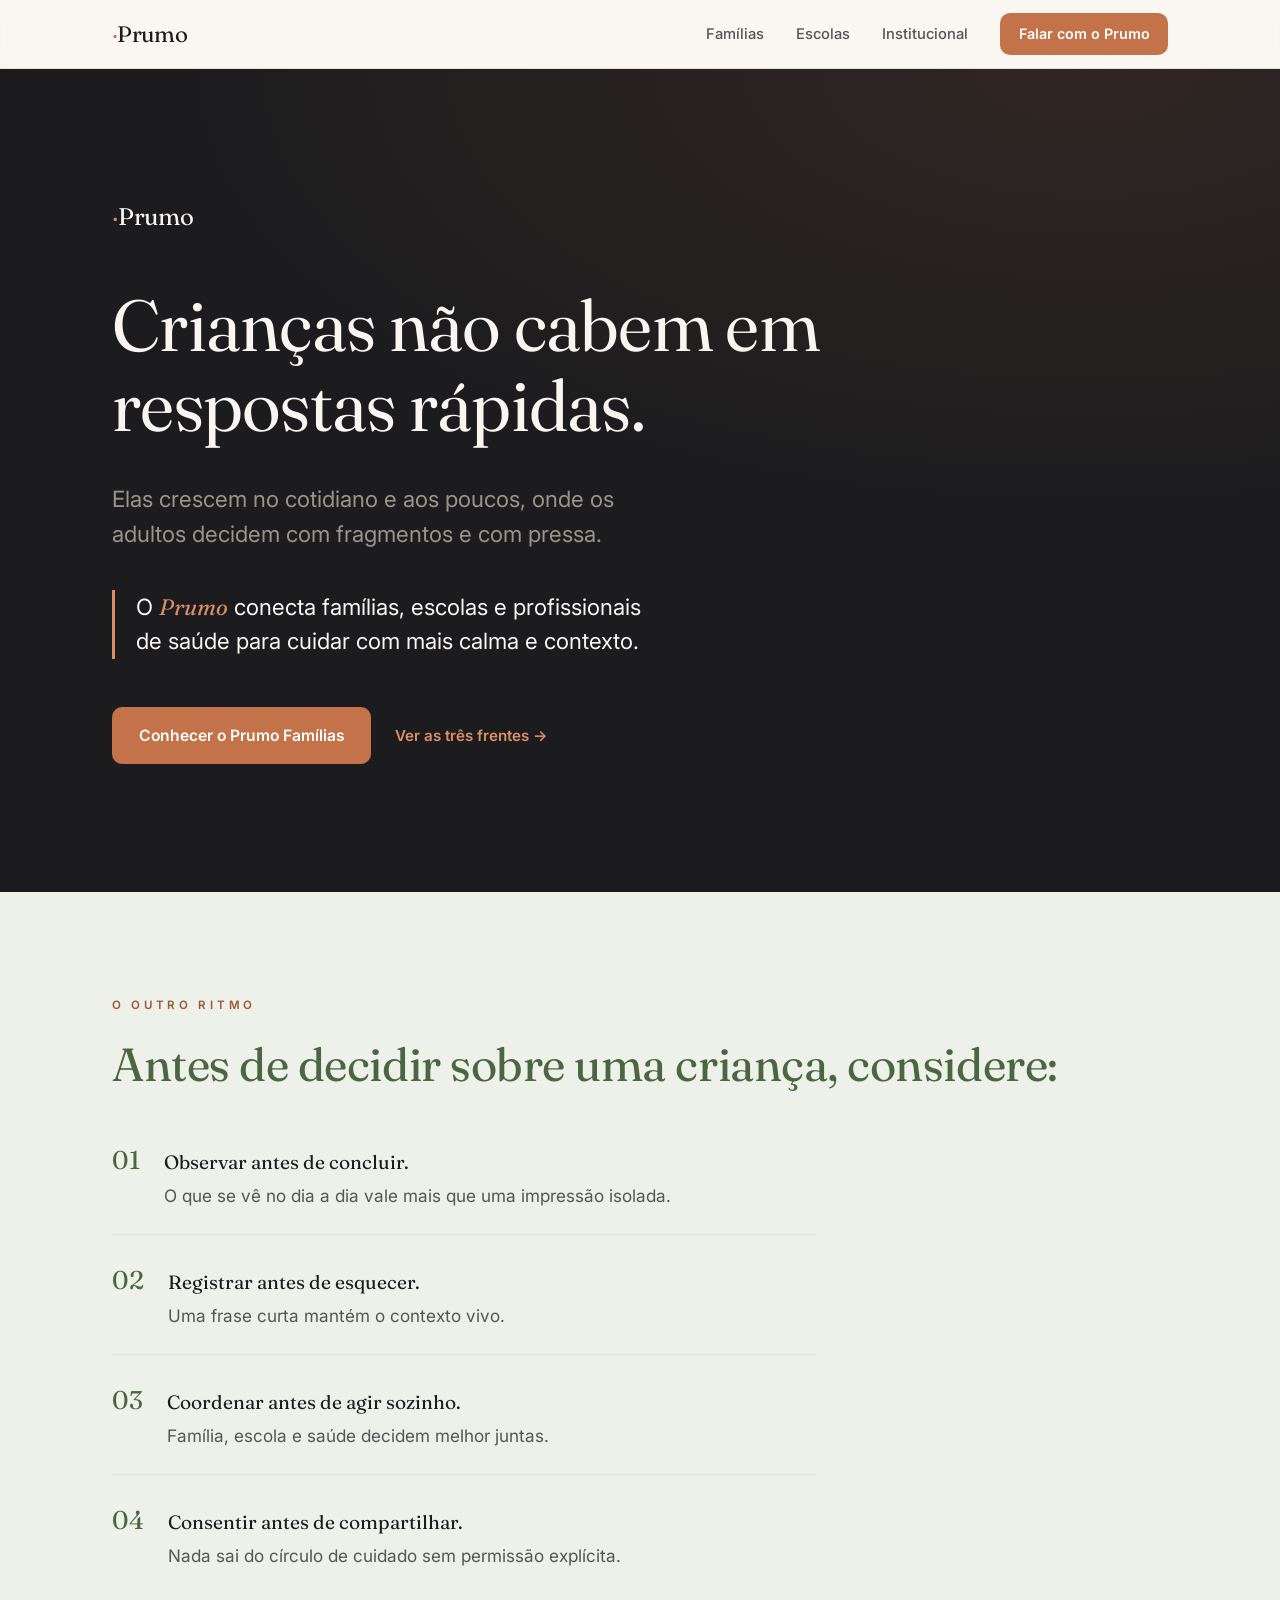
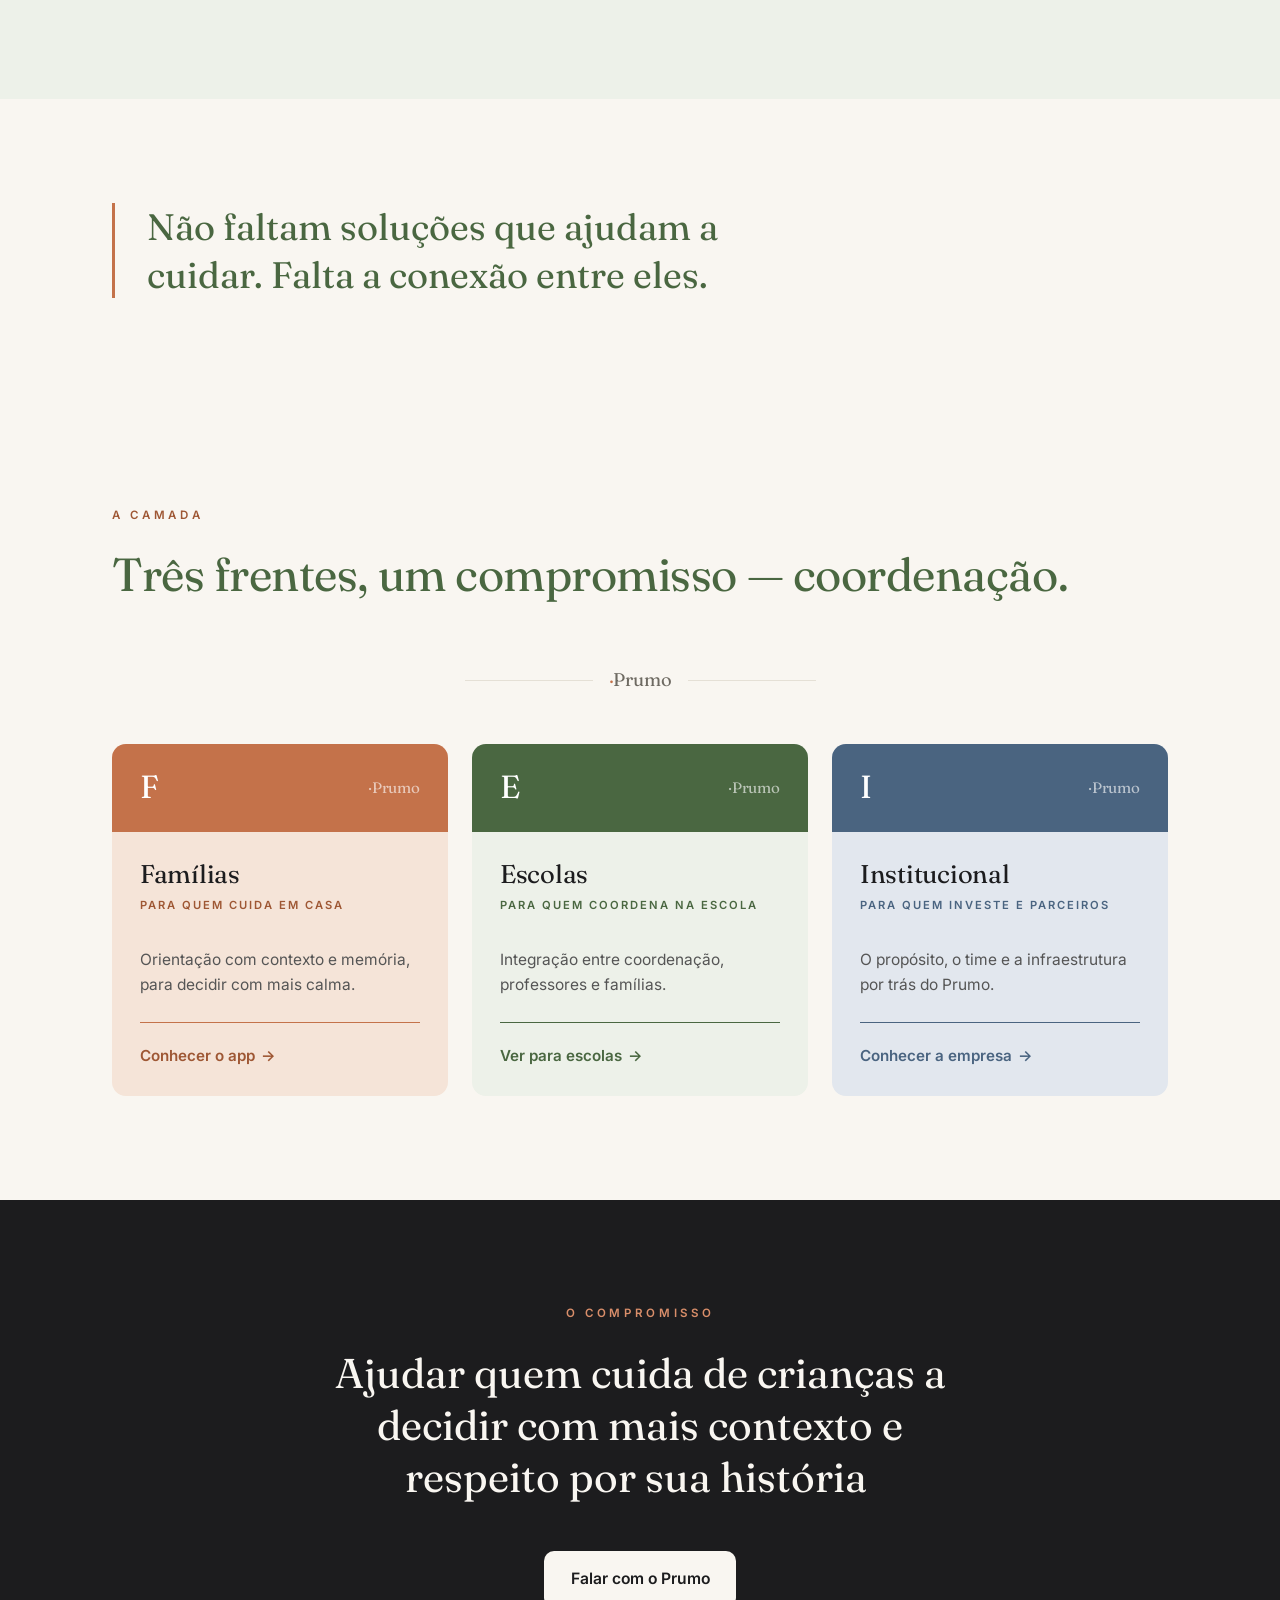
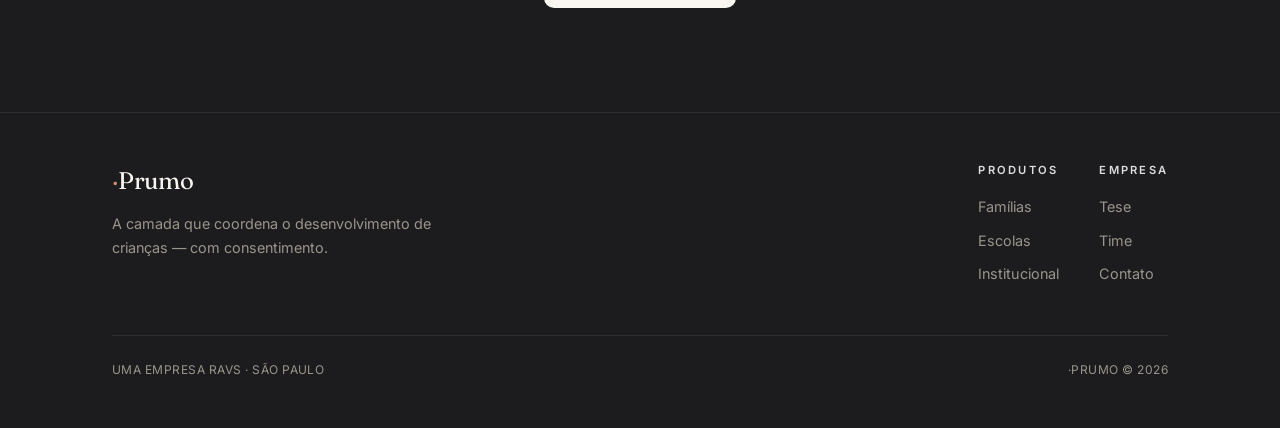
<file: index.html>
<!DOCTYPE html>
<html lang="pt-BR">
<head>
<meta charset="UTF-8" />
<meta name="viewport" content="width=device-width, initial-scale=1.0" />
<title>·Prumo — Cuidar de crianças com mais calma</title>
<meta name="description" content="O Prumo é a camada que conecta famílias, escolas e profissionais de saúde para cuidar do desenvolvimento de crianças com mais calma, contexto e consentimento." />
<link rel="preconnect" href="https://fonts.googleapis.com" />
<link rel="preconnect" href="https://fonts.gstatic.com" crossorigin />
<link href="https://fonts.googleapis.com/css2?family=Fraunces:ital,opsz,wght@0,9..144,300..600;1,9..144,300..500&family=Inter:wght@400;500;600&display=swap" rel="stylesheet" />
<link rel="stylesheet" href="tokens.css" />
<link rel="stylesheet" href="site.css" />
</head>
<body>
<a class="skip" href="#main">Pular para o conteúdo</a>

<header class="site">
  <div class="wrap bar">
    <a class="lockup" href="index.html" aria-label="Prumo, página inicial"><span class="dot">·</span>Prumo</a>
    <nav id="site-nav" aria-label="Navegação principal">
      <a class="nav-link" href="familias.html">Famílias</a>
      <a class="nav-link" href="escolas.html">Escolas</a>
      <a class="nav-link" href="institucional.html">Institucional</a>
      <a class="nav-cta" href="institucional.html#contato">Falar com o Prumo</a>
    </nav>
    <button class="nav-toggle" aria-label="Abrir menu" aria-expanded="false" aria-controls="site-nav">
      <svg viewBox="0 0 24 24" aria-hidden="true"><line x1="3" y1="7" x2="21" y2="7"/><line x1="3" y1="12" x2="21" y2="12"/><line x1="3" y1="17" x2="21" y2="17"/></svg>
    </button>
  </div>
</header>

<main id="main">

  <!-- HERO -->
  <section class="hero">
    <div class="wrap">
      <p class="lockup on-dark reveal d1" style="font-size:1.5rem;margin-bottom:3rem"><span class="dot">·</span>Prumo</p>
      <h1 class="reveal d2">Crianças não cabem em respostas rápidas.</h1>
      <div class="hero-copy reveal d3">
        <p class="problem">Elas crescem no cotidiano e aos poucos, onde os adultos decidem com fragmentos e com pressa.</p>
        <p class="solution">O <em>Prumo</em> conecta famílias, escolas e profissionais de saúde para cuidar com mais calma e contexto.</p>
      </div>
      <div class="hero-cta reveal d4">
        <a class="btn primary" href="familias.html">Conhecer o Prumo Famílias</a>
        <a class="link-arrow on-dark" href="#portas">Ver as três frentes <span class="a">→</span></a>
      </div>
    </div>
  </section>

  <!-- O OUTRO RITMO -->
  <section class="tint-olive">
    <div class="wrap">
      <span class="eyebrow reveal">O outro ritmo</span>
      <h2 class="reveal">Antes de decidir sobre uma criança, considere:</h2>
      <div class="steps">
        <div class="step reveal d1"><span class="n"></span><span class="t"><strong>Observar antes de concluir.</strong><span>O que se vê no dia a dia vale mais que uma impressão isolada.</span></span></div>
        <div class="step reveal d2"><span class="n"></span><span class="t"><strong>Registrar antes de esquecer.</strong><span>Uma frase curta mantém o contexto vivo.</span></span></div>
        <div class="step reveal d3"><span class="n"></span><span class="t"><strong>Coordenar antes de agir sozinho.</strong><span>Família, escola e saúde decidem melhor juntas.</span></span></div>
        <div class="step reveal d4"><span class="n"></span><span class="t"><strong>Consentir antes de compartilhar.</strong><span>Nada sai do círculo de cuidado sem permissão explícita.</span></span></div>
      </div>
    </div>
  </section>

  <!-- DECLARAÇÃO -->
  <section>
    <div class="wrap">
      <div class="statement reveal">
        <p>Não faltam soluções que ajudam a cuidar. Falta a conexão entre eles.</p>
      </div>
    </div>
  </section>

  <!-- PORTAS -->
  <section id="portas">
    <div class="wrap">
      <span class="eyebrow reveal">A camada</span>
      <h2 class="reveal">Três frentes, um compromisso — coordenação.</h2>
      <div class="seam reveal d1" aria-hidden="true"><span class="line"></span><span class="node"><span class="dot">·</span>Prumo</span><span class="line"></span></div>
      <div class="doors">
        <a class="door reveal d1" data-p="familias" href="familias.html">
          <div class="avatar" aria-hidden="true">F</div>
          <div class="body">
            <h3>Famílias</h3>
            <p class="role">Para quem cuida em casa</p>
            <p>Orientação com contexto e memória, para decidir com mais calma.</p>
            <span class="go">Conhecer o app <span class="a">→</span></span>
          </div>
        </a>
        <a class="door reveal d2" data-p="escolas" href="escolas.html">
          <div class="avatar" aria-hidden="true">E</div>
          <div class="body">
            <h3>Escolas</h3>
            <p class="role">Para quem coordena na escola</p>
            <p>Integração entre coordenação, professores e famílias.</p>
            <span class="go">Ver para escolas <span class="a">→</span></span>
          </div>
        </a>
        <a class="door reveal d3" data-p="institucional" href="institucional.html">
          <div class="avatar" aria-hidden="true">I</div>
          <div class="body">
            <h3>Institucional</h3>
            <p class="role">Para quem investe e parceiros</p>
            <p>O propósito, o time e a infraestrutura por trás do Prumo.</p>
            <span class="go">Conhecer a empresa <span class="a">→</span></span>
          </div>
        </a>
      </div>
    </div>
  </section>

  <!-- FECHAMENTO MARCA -->
  <section class="brand-close">
    <div class="wrap">
      <span class="eyebrow on-dark reveal">O compromisso</span>
      <p class="reveal d1">Ajudar quem cuida de crianças a decidir com mais contexto e respeito por sua história </p>
      <div class="hero-cta reveal d2" style="justify-content:center">
        <a class="btn light" href="institucional.html#contato">Falar com o Prumo</a>
      </div>
    </div>
  </section>

</main>

<footer class="site">
  <div class="wrap">
    <div class="foot-grid">
      <div>
        <span class="lockup on-dark"><span class="dot">·</span>Prumo</span>
        <p style="color:var(--muted-on-dark);font-size:.9rem;margin-top:.75rem;max-width:22rem">A camada que coordena o desenvolvimento de crianças — com consentimento.</p>
      </div>
      <div class="foot-links">
        <div class="foot-col">
          <h4>Produtos</h4>
          <a href="familias.html">Famílias</a>
          <a href="escolas.html">Escolas</a>
          <a href="institucional.html">Institucional</a>
        </div>
        <div class="foot-col">
          <h4>Empresa</h4>
          <a href="institucional.html#tese">Tese</a>
          <a href="institucional.html#time">Time</a>
          <a href="institucional.html#contato">Contato</a>
        </div>
      </div>
    </div>
    <div class="foot-base">
      <span>uma empresa RAVS · São Paulo</span>
      <span>·Prumo © 2026</span>
    </div>
  </div>
</footer>

<template id="__bundler_thumbnail" data-bg-color="#1C1C1E">
  <svg viewBox="0 0 1200 800" xmlns="http://www.w3.org/2000/svg">
    <rect width="1200" height="800" fill="#1C1C1E"/>
    <text x="600" y="445" text-anchor="middle" font-family="Georgia,'Times New Roman',serif" font-size="150" letter-spacing="-3" fill="#F9F6F1"><tspan fill="#D98E6A">·</tspan>Prumo</text>
  </svg>
</template>

<script src="site.js"></script>
</body>
</html>
</file>
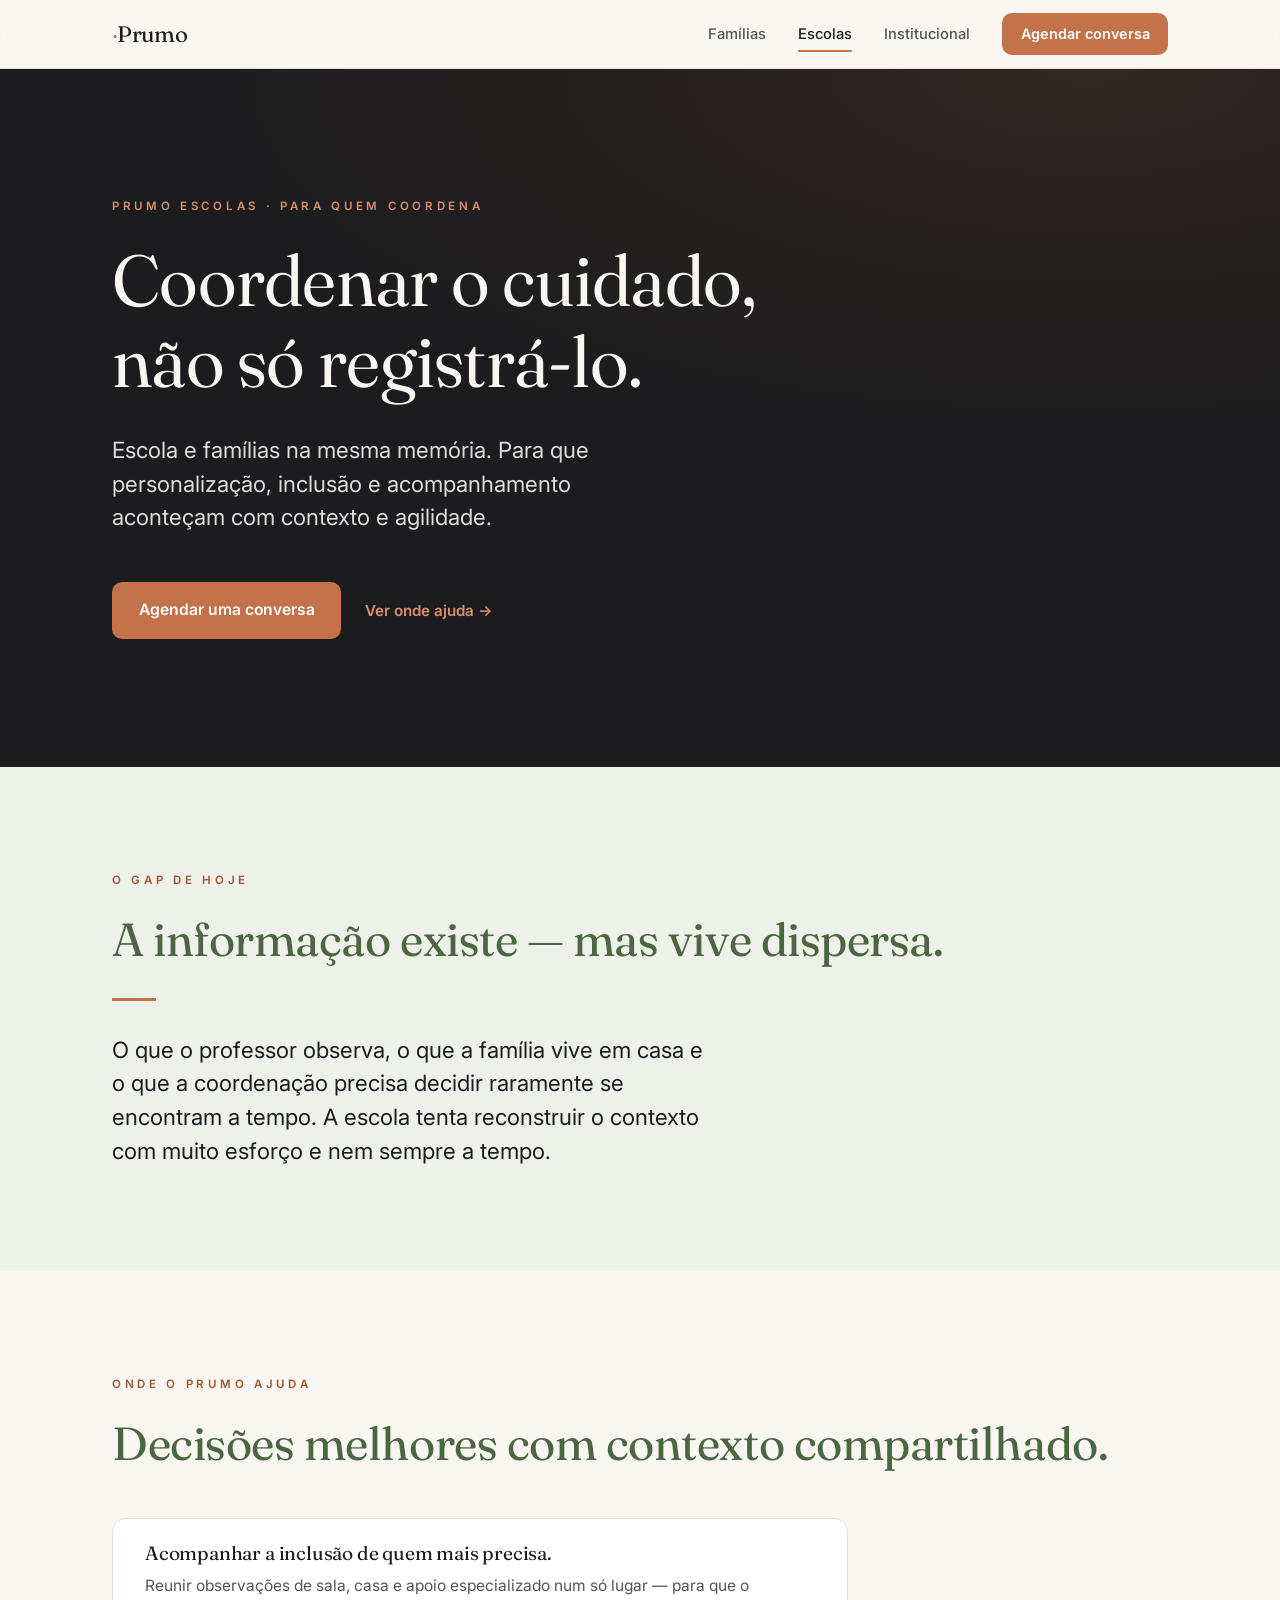
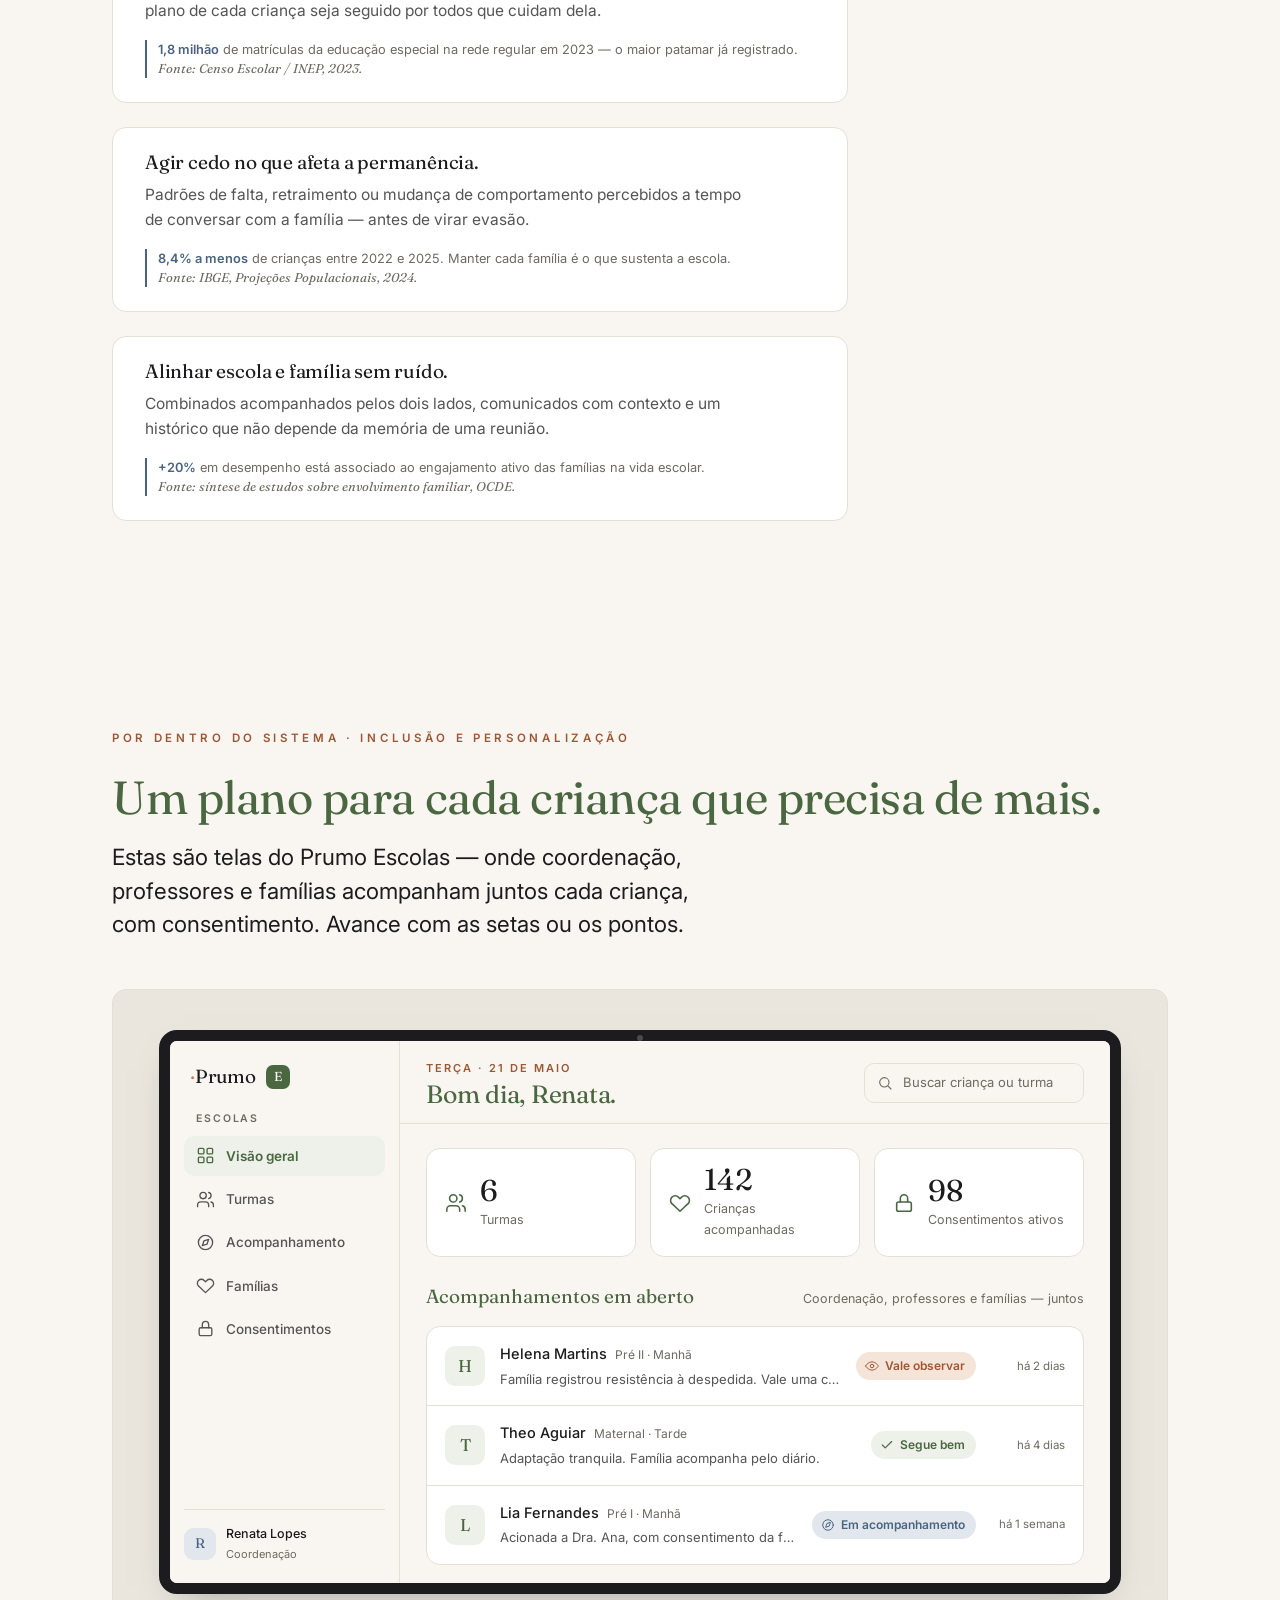
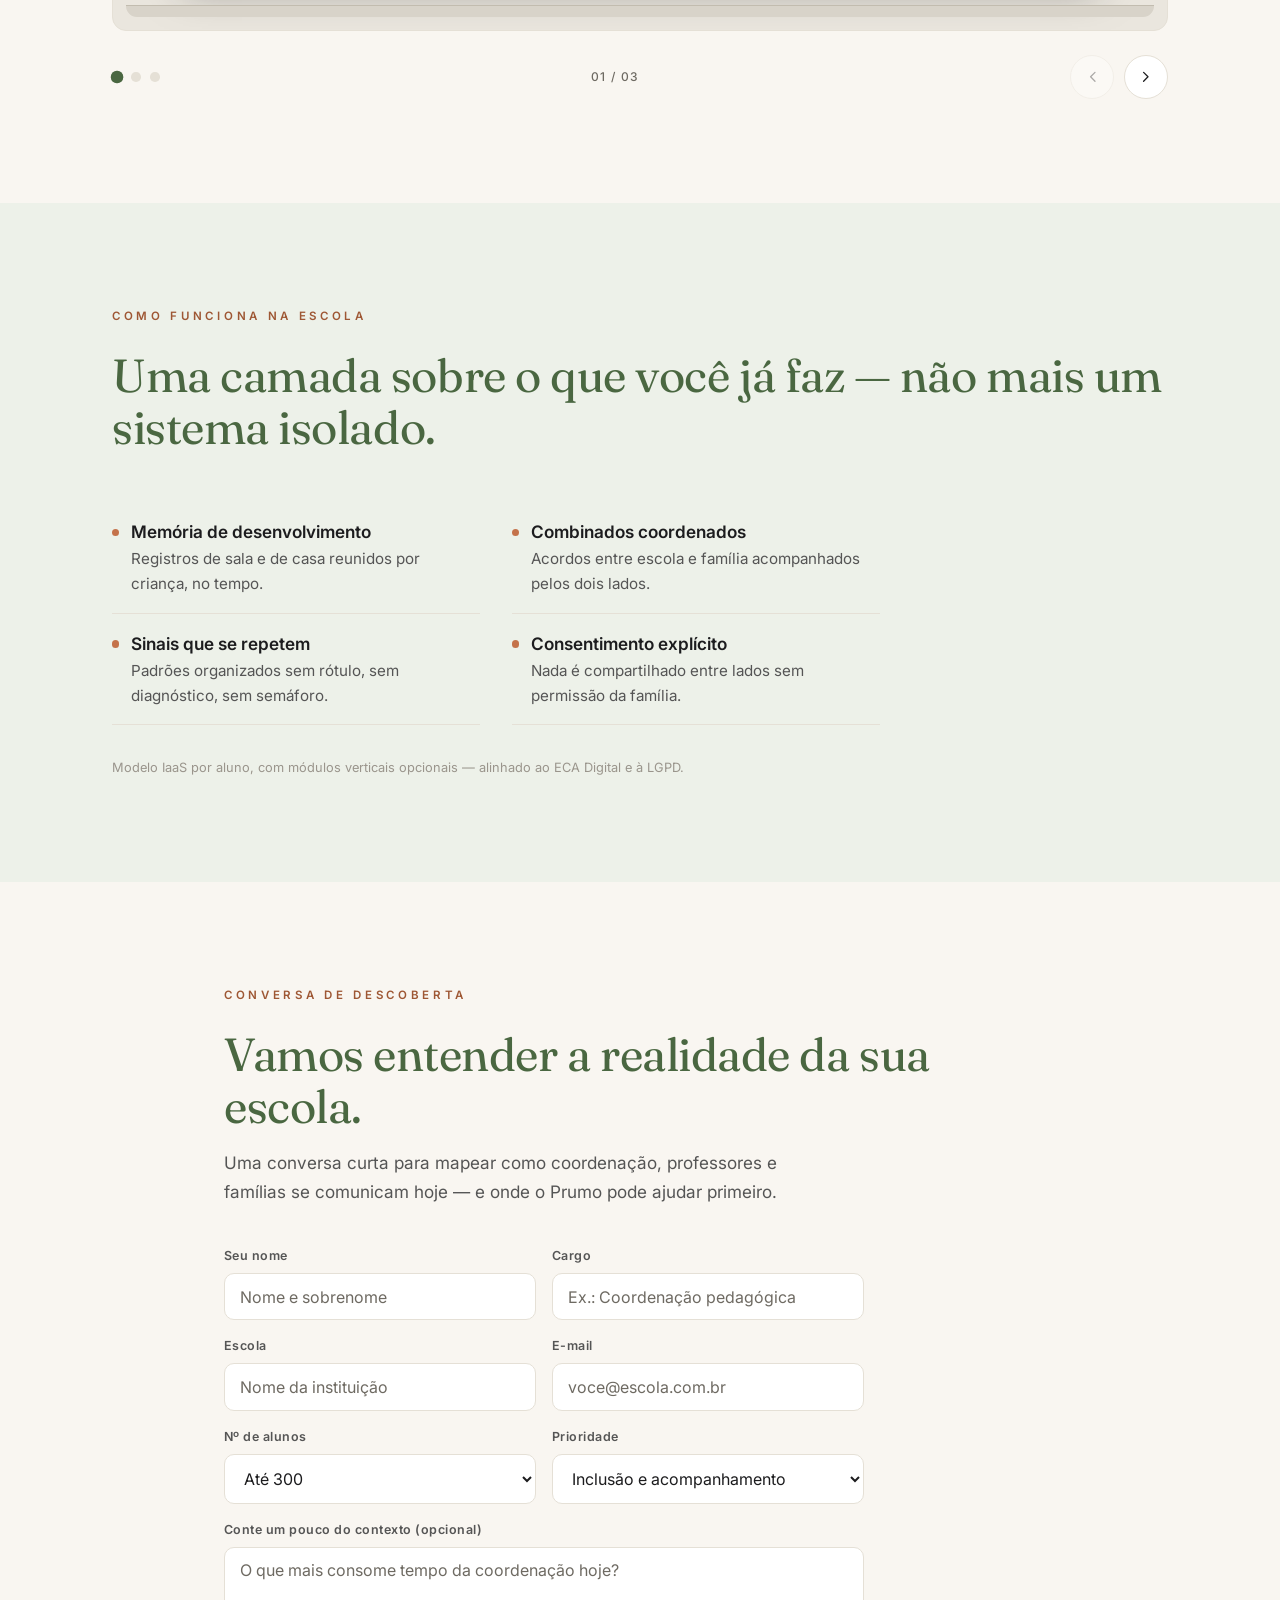
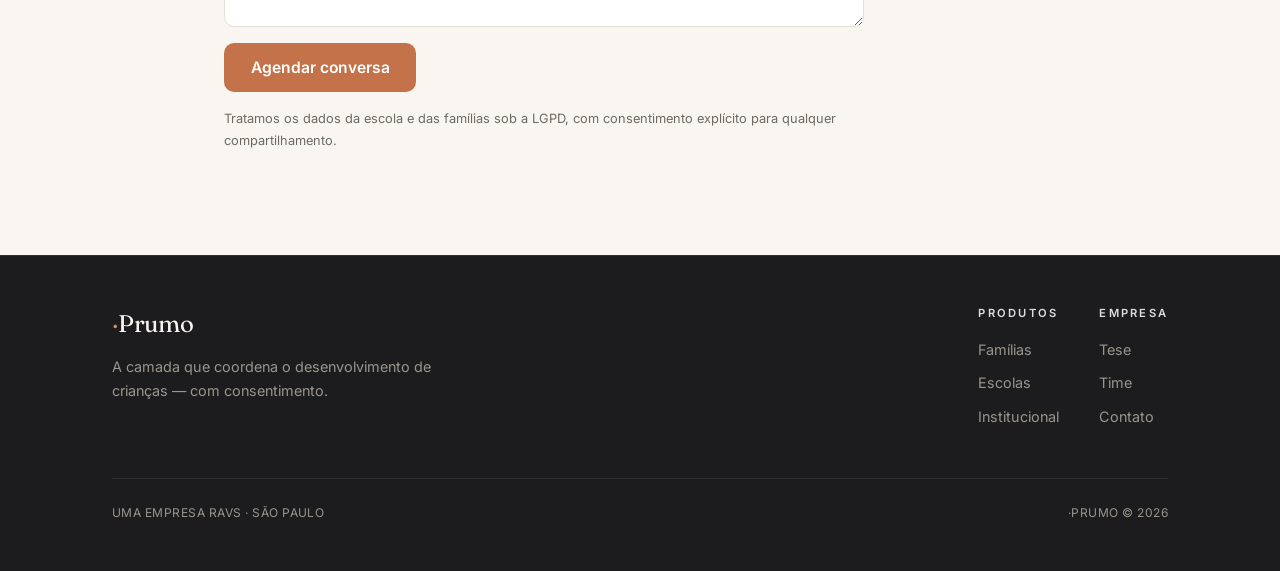
<file: escolas.html>
<!DOCTYPE html>
<html lang="pt-BR">
<head>
<meta charset="UTF-8" />
<meta name="viewport" content="width=device-width, initial-scale=1.0" />
<title>·Prumo Escolas — Coordenar o cuidado, não só registrá-lo.</title>
<meta name="description" content="O Prumo Escolas conecta coordenação, professores e famílias em uma só memória de desenvolvimento — para que inclusão e acompanhamento aconteçam juntos, com consentimento." />
<link rel="preconnect" href="https://fonts.googleapis.com" />
<link rel="preconnect" href="https://fonts.gstatic.com" crossorigin />
<link href="https://fonts.googleapis.com/css2?family=Fraunces:ital,opsz,wght@0,9..144,300..600;1,9..144,300..500&family=Inter:wght@400;500;600&display=swap" rel="stylesheet" />
<link rel="stylesheet" href="tokens.css" />
<link rel="stylesheet" href="site.css" />
</head>
<body>
<a class="skip" href="#main">Pular para o conteúdo</a>

<header class="site">
  <div class="wrap bar">
    <a class="lockup" href="index.html" aria-label="Prumo, página inicial"><span class="dot">·</span>Prumo</a>
    <nav id="site-nav" aria-label="Navegação principal">
      <a class="nav-link" href="familias.html">Famílias</a>
      <a class="nav-link" href="escolas.html" aria-current="page">Escolas</a>
      <a class="nav-link" href="institucional.html">Institucional</a>
      <a class="nav-cta" href="#conversa">Agendar conversa</a>
    </nav>
    <button class="nav-toggle" aria-label="Abrir menu" aria-expanded="false" aria-controls="site-nav">
      <svg viewBox="0 0 24 24" aria-hidden="true"><line x1="3" y1="7" x2="21" y2="7"/><line x1="3" y1="12" x2="21" y2="12"/><line x1="3" y1="17" x2="21" y2="17"/></svg>
    </button>
  </div>
</header>

<main id="main">

  <!-- HERO -->
  <section class="hero">
    <div class="wrap">
      <span class="eyebrow reveal d1">Prumo Escolas · para quem coordena</span>
      <h1 class="reveal d2">Coordenar o cuidado, não só registrá-lo.</h1>
      <p class="lead reveal d3">Escola e famílias na mesma memória. Para que personalização, inclusão e acompanhamento aconteçam com contexto e agilidade.</p>
      <div class="hero-cta reveal d4">
        <a class="btn primary" href="#conversa">Agendar uma conversa</a>
        <a class="link-arrow on-dark" href="#decisoes">Ver onde ajuda <span class="a">→</span></a>
      </div>
    </div>
  </section>

  <!-- O GAP -->
  <section class="tint-olive">
    <div class="wrap">
      <span class="eyebrow reveal">O gap de hoje</span>
      <h2 class="reveal">A informação existe — mas vive dispersa.</h2>
      <hr class="rule reveal" />
      <p class="lead reveal">O que o professor observa, o que a família vive em casa e o que a coordenação precisa decidir raramente se encontram a tempo. A escola tenta reconstruir o contexto com muito esforço e nem sempre a tempo.</p>
    </div>
  </section>

  <!-- DECISÕES COM DADO -->
  <section id="decisoes">
    <div class="wrap">
      <span class="eyebrow reveal">Onde o Prumo ajuda</span>
      <h2 class="reveal">Decisões melhores com contexto compartilhado.</h2>
      <div class="decisions">
        <div class="decision reveal d1">
          <h3>Acompanhar a inclusão de quem mais precisa.</h3>
          <p>Reunir observações de sala, casa e apoio especializado num só lugar — para que o plano de cada criança seja seguido por todos que cuidam dela.</p>
          <span class="src"><span class="num">1,8 milhão</span> de matrículas da educação especial na rede regular em 2023 — o maior patamar já registrado. <em>Fonte: Censo Escolar / INEP, 2023.</em></span>
        </div>
        <div class="decision reveal d2">
          <h3>Agir cedo no que afeta a permanência.</h3>
          <p>Padrões de falta, retraimento ou mudança de comportamento percebidos a tempo de conversar com a família — antes de virar evasão.</p>
          <span class="src"><span class="num">8,4% a menos</span> de crianças entre 2022 e 2025. Manter cada família é o que sustenta a escola.<br><em>Fonte: IBGE, Projeções Populacionais, 2024.</em></span>
        </div>
        <div class="decision reveal d3">
          <h3>Alinhar escola e família sem ruído.</h3>
          <p>Combinados acompanhados pelos dois lados, comunicados com contexto e um histórico que não depende da memória de uma reunião.</p>
          <span class="src"><span class="num">+20%</span> em desempenho está associado ao engajamento ativo das famílias na vida escolar.<br><em>Fonte: síntese de estudos sobre envolvimento familiar, OCDE.</em></span>
        </div>
      </div>
    </div>
  </section>

  <!-- POR DENTRO — CARROSSEL DO SISTEMA -->
  <section id="porDentro">
    <svg width="0" height="0" style="position:absolute" aria-hidden="true" focusable="false">
      <symbol id="ic-grid" viewBox="0 0 24 24" fill="none" stroke="currentColor" stroke-width="1.7" stroke-linecap="round" stroke-linejoin="round"><rect x="3" y="3" width="7" height="7" rx="1.5"/><rect x="14" y="3" width="7" height="7" rx="1.5"/><rect x="14" y="14" width="7" height="7" rx="1.5"/><rect x="3" y="14" width="7" height="7" rx="1.5"/></symbol>
      <symbol id="ic-users" viewBox="0 0 24 24" fill="none" stroke="currentColor" stroke-width="1.7" stroke-linecap="round" stroke-linejoin="round"><path d="M16 21v-2a4 4 0 0 0-4-4H6a4 4 0 0 0-4 4v2"/><circle cx="9" cy="7" r="4"/><path d="M22 21v-2a4 4 0 0 0-3-3.87"/><path d="M16 3.13a4 4 0 0 1 0 7.75"/></symbol>
      <symbol id="ic-compass" viewBox="0 0 24 24" fill="none" stroke="currentColor" stroke-width="1.7" stroke-linecap="round" stroke-linejoin="round"><circle cx="12" cy="12" r="9"/><polygon points="16 8 14 14 8 16 10 10"/></symbol>
      <symbol id="ic-heart" viewBox="0 0 24 24" fill="none" stroke="currentColor" stroke-width="1.7" stroke-linecap="round" stroke-linejoin="round"><path d="M20.8 5.6a5 5 0 0 0-7.1 0L12 7.3l-1.7-1.7a5 5 0 1 0-7.1 7.1L12 21l8.8-8.3a5 5 0 0 0 0-7.1z"/></symbol>
      <symbol id="ic-lock" viewBox="0 0 24 24" fill="none" stroke="currentColor" stroke-width="1.7" stroke-linecap="round" stroke-linejoin="round"><rect x="4" y="11" width="16" height="10" rx="2"/><path d="M8 11V7a4 4 0 0 1 8 0v4"/></symbol>
      <symbol id="ic-search" viewBox="0 0 24 24" fill="none" stroke="currentColor" stroke-width="1.7" stroke-linecap="round" stroke-linejoin="round"><circle cx="11" cy="11" r="7"/><line x1="21" y1="21" x2="16.65" y2="16.65"/></symbol>
      <symbol id="ic-check" viewBox="0 0 24 24" fill="none" stroke="currentColor" stroke-width="2" stroke-linecap="round" stroke-linejoin="round"><polyline points="20 6 9 17 4 12"/></symbol>
      <symbol id="ic-eye" viewBox="0 0 24 24" fill="none" stroke="currentColor" stroke-width="1.7" stroke-linecap="round" stroke-linejoin="round"><path d="M1 12s4-7 11-7 11 7 11 7-4 7-11 7-11-7-11-7z"/><circle cx="12" cy="12" r="3"/></symbol>
      <symbol id="ic-message" viewBox="0 0 24 24" fill="none" stroke="currentColor" stroke-width="1.7" stroke-linecap="round" stroke-linejoin="round"><path d="M21 15a2 2 0 0 1-2 2H7l-4 4V5a2 2 0 0 1 2-2h14a2 2 0 0 1 2 2z"/></symbol>
      <symbol id="ic-activity" viewBox="0 0 24 24" fill="none" stroke="currentColor" stroke-width="1.7" stroke-linecap="round" stroke-linejoin="round"><polyline points="22 12 18 12 15 21 9 3 6 12 2 12"/></symbol>
      <symbol id="ic-shield" viewBox="0 0 24 24" fill="none" stroke="currentColor" stroke-width="1.7" stroke-linecap="round" stroke-linejoin="round"><path d="M12 3l7 3v5c0 4.5-3 7.5-7 9-4-1.5-7-4.5-7-9V6z"/><path d="M9.5 12l1.8 1.8L15 10"/></symbol>
    </svg>
    <div class="wrap">
      <span class="eyebrow reveal">Por dentro do sistema · inclusão e personalização</span>
      <h2 class="reveal">Um plano para cada criança que precisa de mais.</h2>
      <p class="lead reveal d1" style="margin-top:1rem">Estas são telas do Prumo Escolas — onde coordenação, professores e famílias acompanham juntos cada criança, com consentimento. Avance com as setas ou os pontos.</p>

      <div class="carousel escolas reveal d1">
        <div class="car-viewport" aria-roledescription="carrossel" aria-label="Telas do Prumo Escolas — inclusão">
          <div class="car-track" id="carTrack">

            <!-- Slide 1 · Visão geral (dashboard) -->
            <section class="slide" aria-roledescription="slide" aria-label="1 de 3: Visão geral do sistema">
              <div class="sysapp">
                <aside class="sys-side">
                  <div class="sys-brand"><span class="wm"><span class="dot">·</span>Prumo</span><span class="ebadge">E</span></div>
                  <div class="sys-seclabel">Escolas</div>
                  <nav class="sys-nav">
                    <span class="item active"><svg class="sys-icon" aria-hidden="true"><use href="#ic-grid"/></svg>Visão geral</span>
                    <span class="item"><svg class="sys-icon" aria-hidden="true"><use href="#ic-users"/></svg>Turmas</span>
                    <span class="item"><svg class="sys-icon" aria-hidden="true"><use href="#ic-compass"/></svg>Acompanhamento</span>
                    <span class="item"><svg class="sys-icon" aria-hidden="true"><use href="#ic-heart"/></svg>Famílias</span>
                    <span class="item"><svg class="sys-icon" aria-hidden="true"><use href="#ic-lock"/></svg>Consentimentos</span>
                  </nav>
                  <div class="sys-user"><span class="ua">R</span><div><div class="un">Renata Lopes</div><div class="ur">Coordenação</div></div></div>
                </aside>
                <div class="sys-main">
                  <div class="sys-top">
                    <div><div class="eb">Terça · 21 de maio</div><div class="tt">Bom dia, Renata.</div></div>
                    <div class="sys-search"><svg class="sys-icon" aria-hidden="true"><use href="#ic-search"/></svg>Buscar criança ou turma</div>
                  </div>
                  <div class="sys-bodyscroll">
                    <div class="sys-stats">
                      <div class="sys-stat"><svg class="sys-icon" aria-hidden="true"><use href="#ic-users"/></svg><div><div class="n">6</div><div class="l">Turmas</div></div></div>
                      <div class="sys-stat"><svg class="sys-icon" aria-hidden="true"><use href="#ic-heart"/></svg><div><div class="n">142</div><div class="l">Crianças acompanhadas</div></div></div>
                      <div class="sys-stat"><svg class="sys-icon" aria-hidden="true"><use href="#ic-lock"/></svg><div><div class="n">98</div><div class="l">Consentimentos ativos</div></div></div>
                    </div>
                    <div class="sys-sechead"><span class="h">Acompanhamentos em aberto</span><span class="s">Coordenação, professores e famílias — juntos</span></div>
                    <div class="sys-list">
                      <div class="sys-row"><div class="sys-av">H</div><div class="meta"><div class="nm">Helena Martins<span class="tg">Pré II · Manhã</span></div><div class="nt">Família registrou resistência à despedida. Vale uma conversa calma.</div></div><span class="pchip observar"><svg class="sys-icon" aria-hidden="true"><use href="#ic-eye"/></svg>Vale observar</span><span class="when">há 2 dias</span></div>
                      <div class="sys-row"><div class="sys-av">T</div><div class="meta"><div class="nm">Theo Aguiar<span class="tg">Maternal · Tarde</span></div><div class="nt">Adaptação tranquila. Família acompanha pelo diário.</div></div><span class="pchip segue"><svg class="sys-icon" aria-hidden="true"><use href="#ic-check"/></svg>Segue bem</span><span class="when">há 4 dias</span></div>
                      <div class="sys-row"><div class="sys-av">L</div><div class="meta"><div class="nm">Lia Fernandes<span class="tg">Pré I · Manhã</span></div><div class="nt">Acionada a Dra. Ana, com consentimento da família.</div></div><span class="pchip acompanhar"><svg class="sys-icon" aria-hidden="true"><use href="#ic-compass"/></svg>Em acompanhamento</span><span class="when">há 1 semana</span></div>
                    </div>
                  </div>
                </div>
              </div>
            </section>

            <!-- Slide 2 · Acompanhamento (conversa coordenada) -->
            <section class="slide" aria-roledescription="slide" aria-label="2 de 3: Acompanhamento de uma criança">
              <div class="sysapp">
                <aside class="sys-side">
                  <div class="sys-brand"><span class="wm"><span class="dot">·</span>Prumo</span><span class="ebadge">E</span></div>
                  <div class="sys-seclabel">Escolas</div>
                  <nav class="sys-nav">
                    <span class="item"><svg class="sys-icon" aria-hidden="true"><use href="#ic-grid"/></svg>Visão geral</span>
                    <span class="item"><svg class="sys-icon" aria-hidden="true"><use href="#ic-users"/></svg>Turmas</span>
                    <span class="item active"><svg class="sys-icon" aria-hidden="true"><use href="#ic-compass"/></svg>Acompanhamento</span>
                    <span class="item"><svg class="sys-icon" aria-hidden="true"><use href="#ic-heart"/></svg>Famílias</span>
                    <span class="item"><svg class="sys-icon" aria-hidden="true"><use href="#ic-lock"/></svg>Consentimentos</span>
                  </nav>
                  <div class="sys-user"><span class="ua">R</span><div><div class="un">Renata Lopes</div><div class="ur">Coordenação</div></div></div>
                </aside>
                <div class="sys-main">
                  <div class="sys-top">
                    <div><div class="eb">Acompanhamento</div><div class="tt">Helena Martins</div></div>
                    <div class="sys-search"><svg class="sys-icon" aria-hidden="true"><use href="#ic-search"/></svg>Buscar criança ou turma</div>
                  </div>
                  <div class="sys-bodyscroll">
                    <div class="sys-childhead">
                      <div class="ca">H</div>
                      <div><div class="cn">Helena Martins</div><div class="ct">Pré II · Manhã · apoio em transições</div></div>
                      <span class="cchip"><span class="pchip observar"><svg class="sys-icon" aria-hidden="true"><use href="#ic-eye"/></svg>Vale observar</span></span>
                    </div>
                    <div class="sys-cbanner"><svg class="sys-icon" aria-hidden="true"><use href="#ic-lock"/></svg>Compartilhado com consentimento da família · revogável a qualquer momento</div>
                    <div class="sys-convlabel">A conversa</div>
                    <div class="sys-thread">
                      <div class="sys-msg fam"><div class="ma">F</div><div class="mc"><div class="mh"><span class="mn">Família Martins</span><span class="mr">Família</span></div><div class="mb">Helena tem chorado na despedida esta semana. Em casa fica bem depois. Quisemos registrar para vocês acompanharem.</div></div></div>
                      <div class="sys-msg prof"><div class="ma">C</div><div class="mc"><div class="mh"><span class="mn">Profa. Camila</span><span class="mr">Professora</span></div><div class="mb">Obrigada por registrar. Aqui ela se acalma em poucos minutos e brinca normalmente. Vamos observar juntos mais alguns dias antes de qualquer conclusão.</div></div></div>
                      <div class="sys-msg coord"><div class="ma">R</div><div class="mc"><div class="mh"><span class="mn">Renata Lopes</span><span class="mr">Coordenação</span></div><div class="mb">Combinado. Mantemos como "vale observar" e conversamos na reunião de quinta. Sem alarme — só atenção.</div></div></div>
                    </div>
                    <div class="sys-actions">
                      <span class="sys-btn primary"><svg class="sys-icon" aria-hidden="true"><use href="#ic-message"/></svg>Responder à família</span>
                      <span class="sys-btn ghost"><svg class="sys-icon" aria-hidden="true"><use href="#ic-activity"/></svg>Sugerir credenciado</span>
                    </div>
                  </div>
                </div>
              </div>
            </section>

            <!-- Slide 3 · Consentimentos -->
            <section class="slide" aria-roledescription="slide" aria-label="3 de 3: Consentimentos">
              <div class="sysapp">
                <aside class="sys-side">
                  <div class="sys-brand"><span class="wm"><span class="dot">·</span>Prumo</span><span class="ebadge">E</span></div>
                  <div class="sys-seclabel">Escolas</div>
                  <nav class="sys-nav">
                    <span class="item"><svg class="sys-icon" aria-hidden="true"><use href="#ic-grid"/></svg>Visão geral</span>
                    <span class="item"><svg class="sys-icon" aria-hidden="true"><use href="#ic-users"/></svg>Turmas</span>
                    <span class="item"><svg class="sys-icon" aria-hidden="true"><use href="#ic-compass"/></svg>Acompanhamento</span>
                    <span class="item"><svg class="sys-icon" aria-hidden="true"><use href="#ic-heart"/></svg>Famílias</span>
                    <span class="item active"><svg class="sys-icon" aria-hidden="true"><use href="#ic-lock"/></svg>Consentimentos</span>
                  </nav>
                  <div class="sys-user"><span class="ua">R</span><div><div class="un">Renata Lopes</div><div class="ur">Coordenação</div></div></div>
                </aside>
                <div class="sys-main">
                  <div class="sys-top">
                    <div><div class="eb">Privacidade</div><div class="tt">Consentimentos</div></div>
                    <div class="sys-search"><svg class="sys-icon" aria-hidden="true"><use href="#ic-search"/></svg>Buscar criança ou turma</div>
                  </div>
                  <div class="sys-bodyscroll">
                    <div class="sys-sechead"><span class="h">O que cada família autorizou</span><span class="s">Revogável a qualquer momento</span></div>
                    <div class="sys-list">
                      <div class="sys-consentrow"><div class="ci"><svg class="sys-icon" aria-hidden="true"><use href="#ic-shield"/></svg></div><div class="cmeta"><div class="cf">Família Martins</div><div class="cd">Compartilhar observações de despedida com a professora regente.</div></div><span class="cstat"><svg class="sys-icon" aria-hidden="true"><use href="#ic-check"/></svg>Ativo</span></div>
                      <div class="sys-consentrow"><div class="ci"><svg class="sys-icon" aria-hidden="true"><use href="#ic-shield"/></svg></div><div class="cmeta"><div class="cf">Família Aguiar</div><div class="cd">Diário de adaptação visível à coordenação.</div></div><span class="cstat"><svg class="sys-icon" aria-hidden="true"><use href="#ic-check"/></svg>Ativo</span></div>
                      <div class="sys-consentrow"><div class="ci"><svg class="sys-icon" aria-hidden="true"><use href="#ic-shield"/></svg></div><div class="cmeta"><div class="cf">Família Fernandes</div><div class="cd">Acionar Dra. Ana (credenciada) com o contexto da criança.</div></div><span class="cstat"><svg class="sys-icon" aria-hidden="true"><use href="#ic-check"/></svg>Ativo · até 30/06</span></div>
                    </div>
                    <div class="sys-cbanner" style="margin:22px 0 0"><svg class="sys-icon" aria-hidden="true"><use href="#ic-lock"/></svg>Nada é compartilhado entre escola, família e saúde sem permissão explícita — e cada autorização pode ser revista quando a família quiser.</div>
                  </div>
                </div>
              </div>
            </section>

          </div>
        </div>
        <div class="car-controls">
          <div class="car-dots" id="carDots" role="tablist" aria-label="Selecionar tela"></div>
          <span class="car-count" id="carCount" aria-hidden="true">01 / 03</span>
          <div class="car-arrows">
            <button type="button" id="carPrev" aria-label="Tela anterior"><svg viewBox="0 0 24 24" aria-hidden="true"><polyline points="15 6 9 12 15 18"/></svg></button>
            <button type="button" id="carNext" aria-label="Próxima tela"><svg viewBox="0 0 24 24" aria-hidden="true"><polyline points="9 6 15 12 9 18"/></svg></button>
          </div>
        </div>
      </div>
    </div>
  </section>

  <!-- 4 FRENTES -->
  <section class="tint-olive">
    <div class="wrap">
      <span class="eyebrow reveal">Como funciona na escola</span>
      <h2 class="reveal">Uma camada sobre o que você já faz — não mais um sistema isolado.</h2>
      <div class="lines">
        <div class="ln reveal d1"><span class="dot" aria-hidden="true"></span><div><strong>Memória de desenvolvimento</strong><p>Registros de sala e de casa reunidos por criança, no tempo.</p></div></div>
        <div class="ln reveal d1"><span class="dot" aria-hidden="true"></span><div><strong>Combinados coordenados</strong><p>Acordos entre escola e família acompanhados pelos dois lados.</p></div></div>
        <div class="ln reveal d2"><span class="dot" aria-hidden="true"></span><div><strong>Sinais que se repetem</strong><p>Padrões organizados sem rótulo, sem diagnóstico, sem semáforo.</p></div></div>
        <div class="ln reveal d2"><span class="dot" aria-hidden="true"></span><div><strong>Consentimento explícito</strong><p>Nada é compartilhado entre lados sem permissão da família.</p></div></div>
      </div>
      <p class="form-note reveal" style="margin-top:2rem">Modelo IaaS por aluno, com módulos verticais opcionais — alinhado ao ECA Digital e à LGPD.</p>
    </div>
  </section>

  <!-- DESCOBERTA -->
  <section id="conversa" class="formwrap light">
    <div class="wrap narrow">
      <span class="eyebrow reveal">Conversa de descoberta</span>
      <h2 class="reveal">Vamos entender a realidade da sua escola.</h2>
      <p class="sub reveal d1" style="margin-top:1rem">Uma conversa curta para mapear como coordenação, professores e famílias se comunicam hoje — e onde o Prumo pode ajudar primeiro.</p>
      <form class="lead-form reveal d1" data-form="escolas-descoberta" novalidate>
        <div class="field"><label for="e-nome">Seu nome</label><input id="e-nome" name="nome" type="text" placeholder="Nome e sobrenome" required /></div>
        <div class="field"><label for="e-cargo">Cargo</label><input id="e-cargo" name="cargo" type="text" placeholder="Ex.: Coordenação pedagógica" /></div>
        <div class="field"><label for="e-escola">Escola</label><input id="e-escola" name="escola" type="text" placeholder="Nome da instituição" required /></div>
        <div class="field"><label for="e-email">E-mail</label><input id="e-email" name="email" type="email" placeholder="voce@escola.com.br" required /></div>
        <div class="field"><label for="e-alunos">Nº de alunos</label><select id="e-alunos" name="alunos"><option>Até 300</option><option>300 a 800</option><option>800 a 1.500</option><option>Mais de 1.500</option></select></div>
        <div class="field"><label for="e-prioridade">Prioridade</label><select id="e-prioridade" name="prioridade"><option>Inclusão e acompanhamento</option><option>Evasão e permanência</option><option>Comunicação com famílias</option><option>Ainda mapeando</option></select></div>
        <div class="field full"><label for="e-obs">Conte um pouco do contexto (opcional)</label><textarea id="e-obs" name="observacao" placeholder="O que mais consome tempo da coordenação hoje?"></textarea></div>
        <div class="full"><button class="btn primary" type="submit">Agendar conversa</button></div>
      </form>
      <div class="form-ok" role="status">Recebemos seu pedido. Entramos em contato para combinar a melhor data. ·Prumo</div>
      <p class="form-note reveal">Tratamos os dados da escola e das famílias sob a LGPD, com consentimento explícito para qualquer compartilhamento.</p>
    </div>
  </section>

</main>

<footer class="site">
  <div class="wrap">
    <div class="foot-grid">
      <div>
        <span class="lockup on-dark"><span class="dot">·</span>Prumo</span>
        <p style="color:var(--muted-on-dark);font-size:.9rem;margin-top:.75rem;max-width:22rem">A camada que coordena o desenvolvimento de crianças — com consentimento.</p>
      </div>
      <div class="foot-links">
        <div class="foot-col"><h4>Produtos</h4><a href="familias.html">Famílias</a><a href="escolas.html">Escolas</a><a href="institucional.html">Institucional</a></div>
        <div class="foot-col"><h4>Empresa</h4><a href="institucional.html#tese">Tese</a><a href="institucional.html#time">Time</a><a href="institucional.html#contato">Contato</a></div>
      </div>
    </div>
    <div class="foot-base"><span>uma empresa RAVS · São Paulo</span><span>·Prumo © 2026</span></div>
  </div>
</footer>

<script src="site.js"></script>
</body>
</html>
</file>
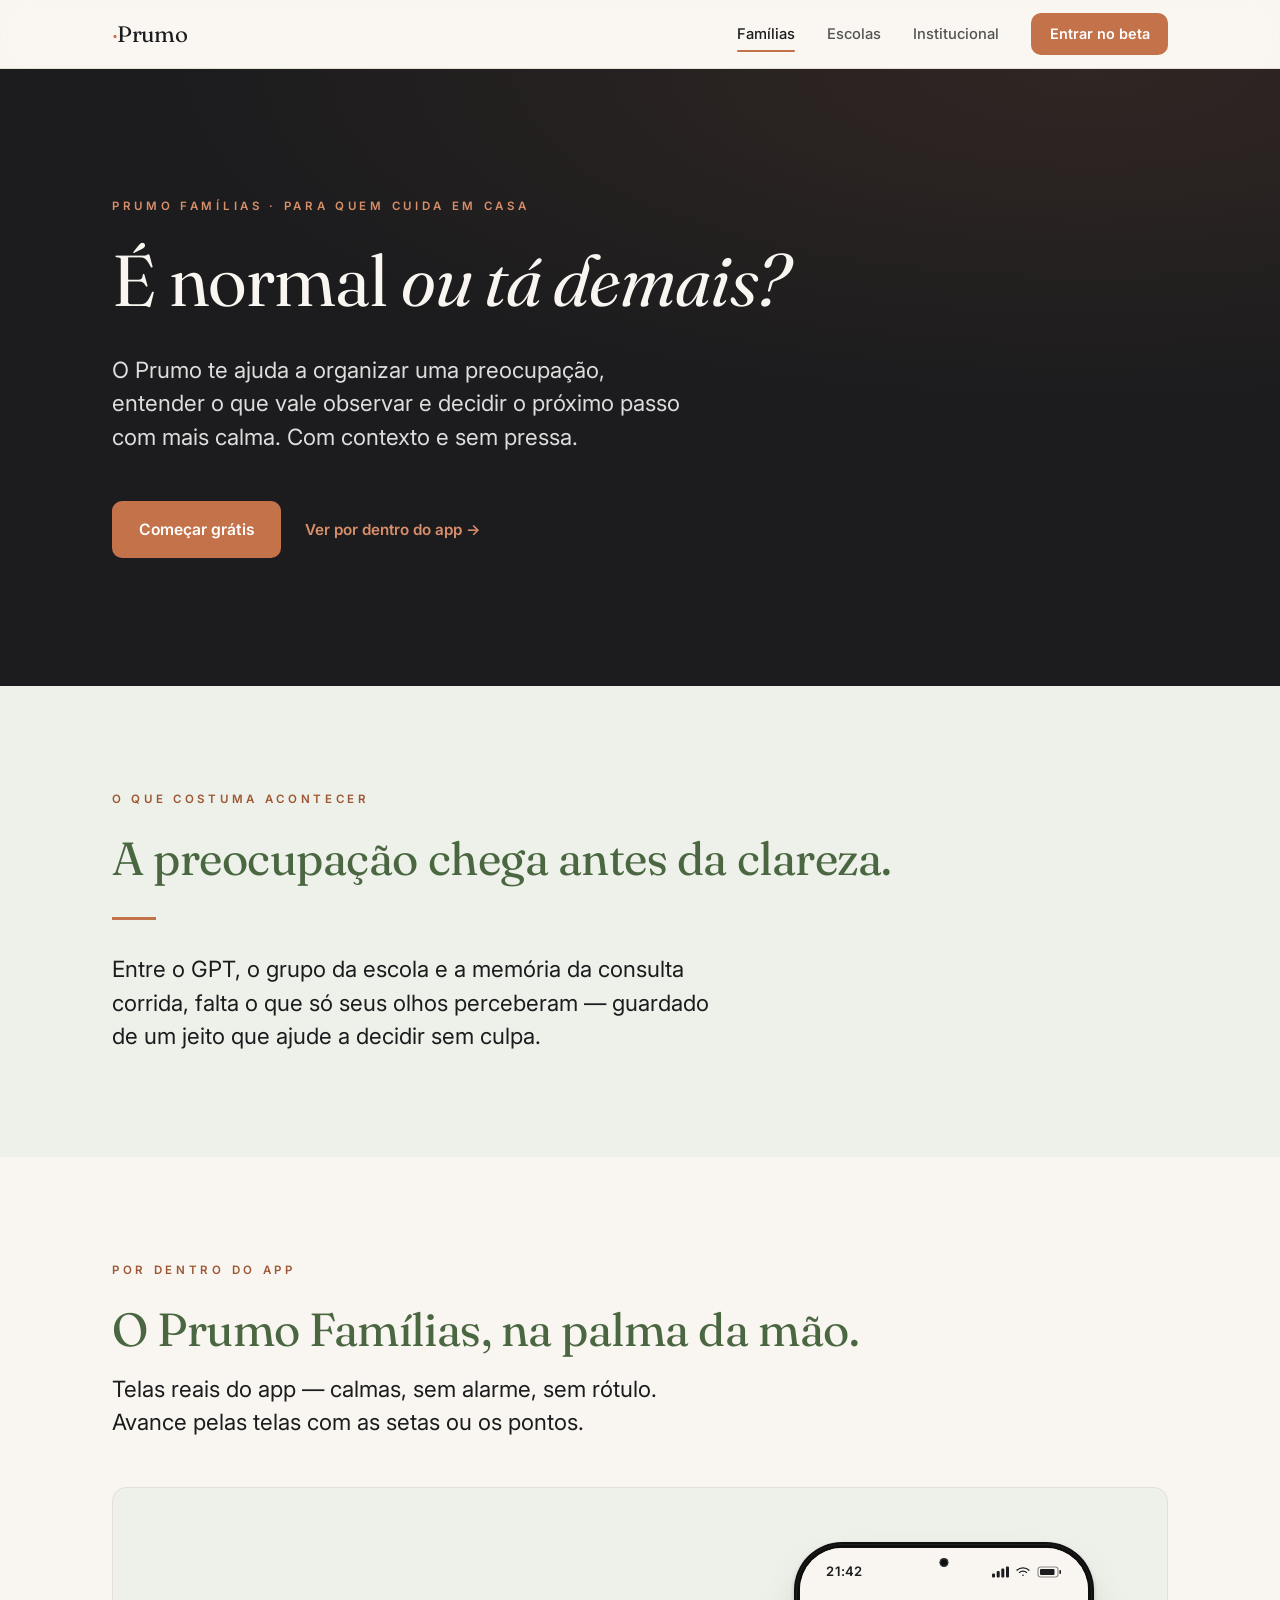
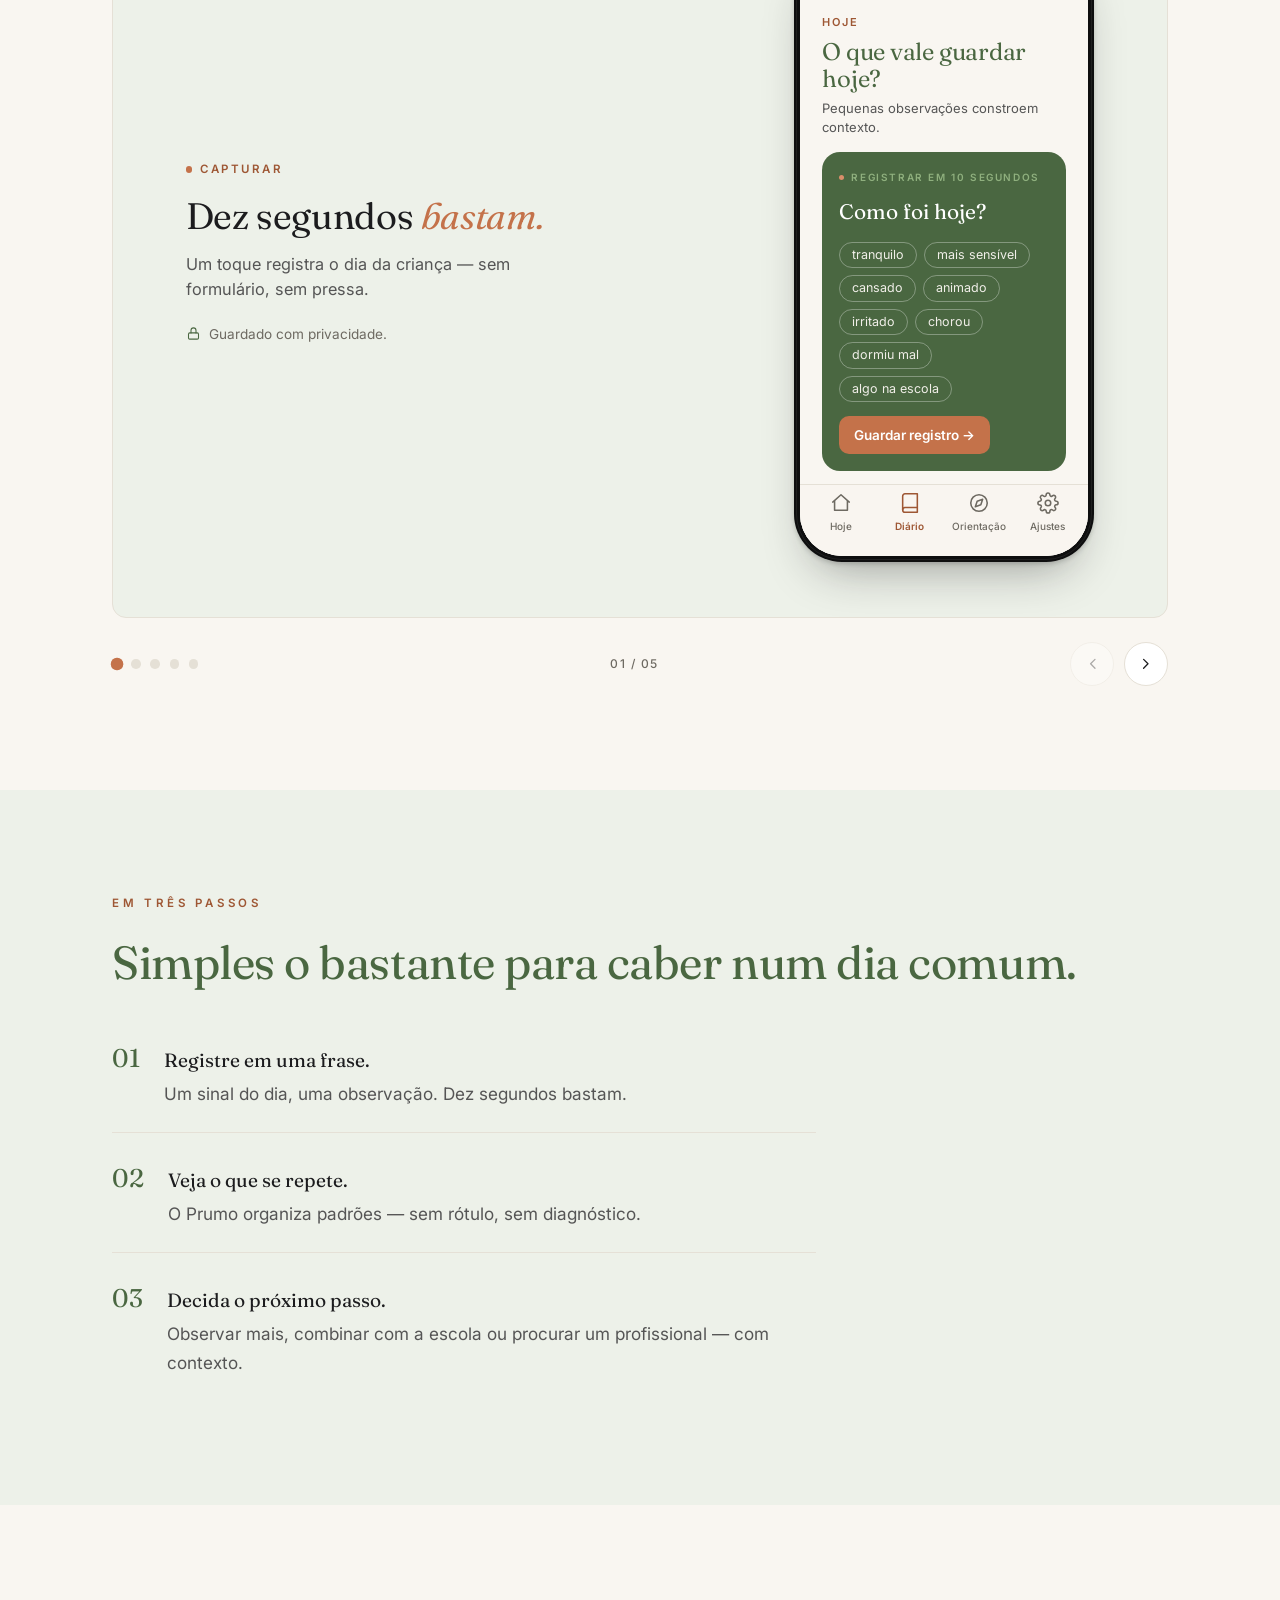
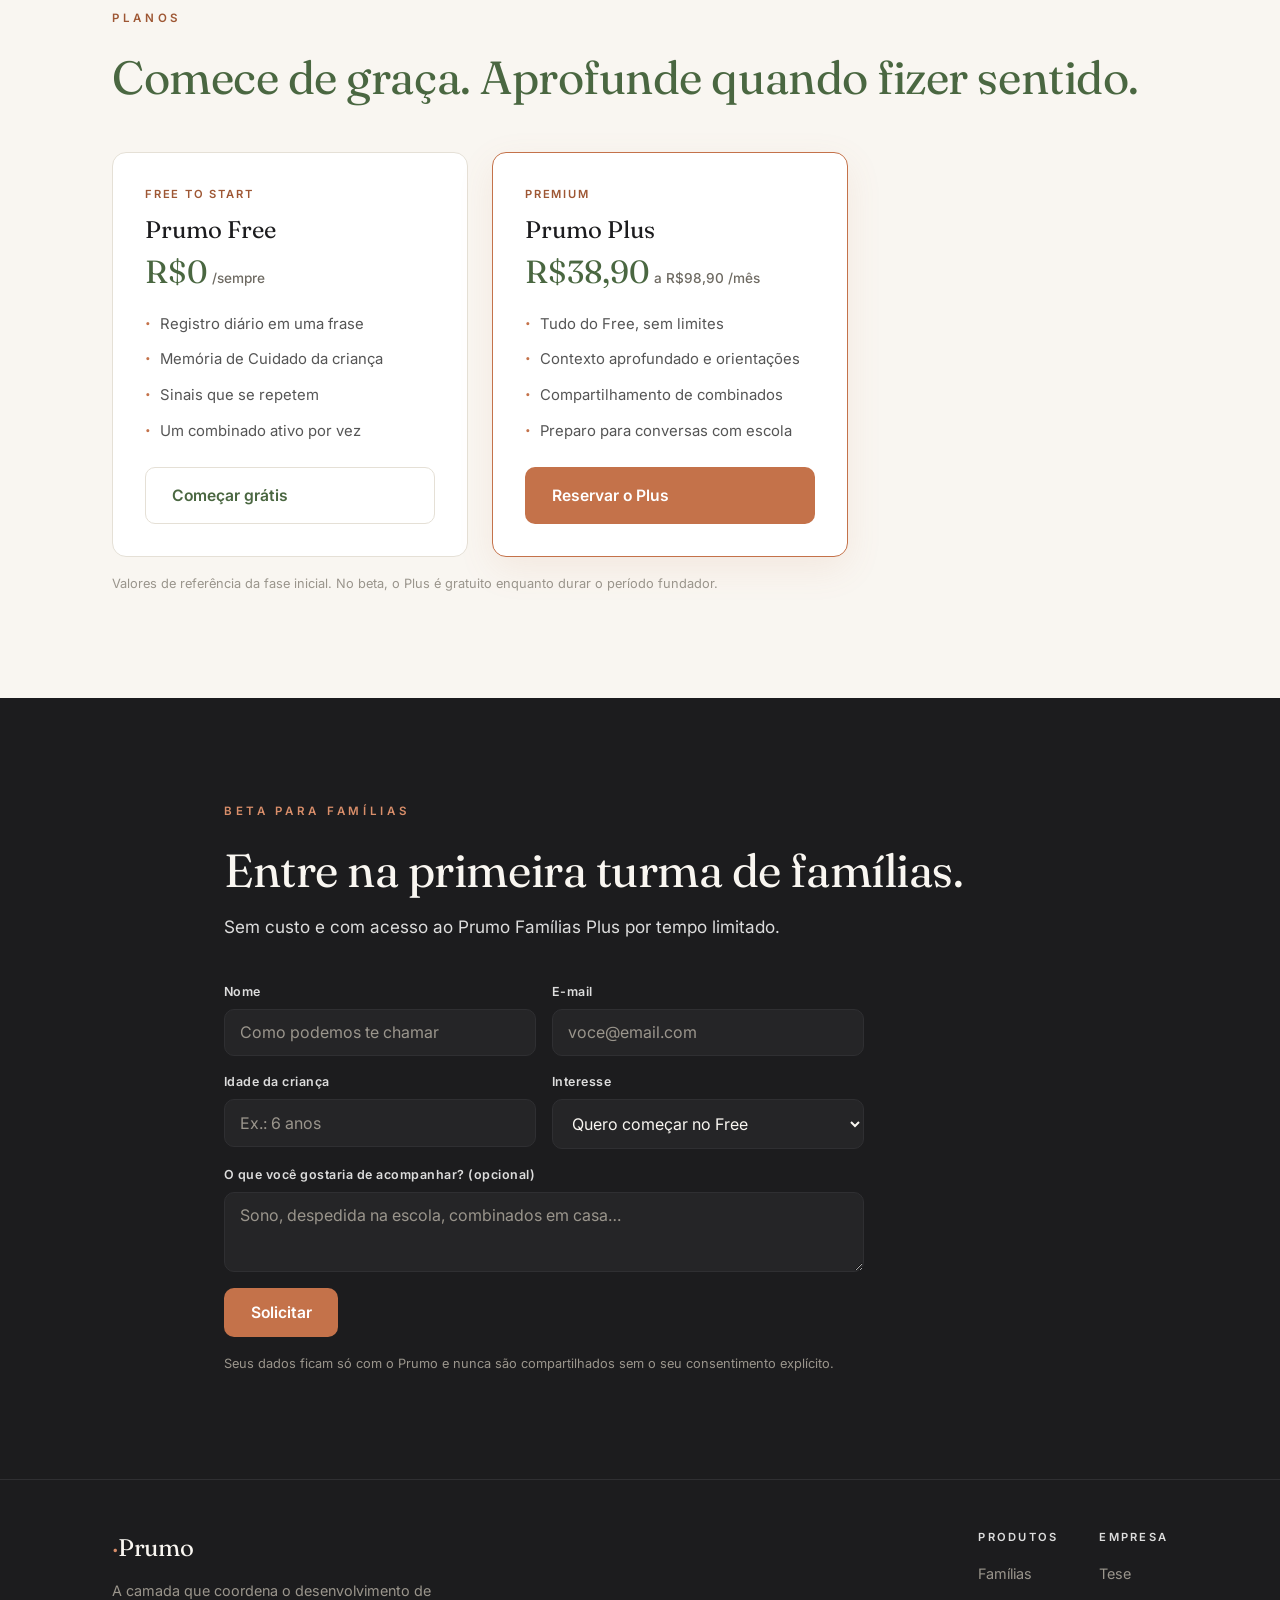
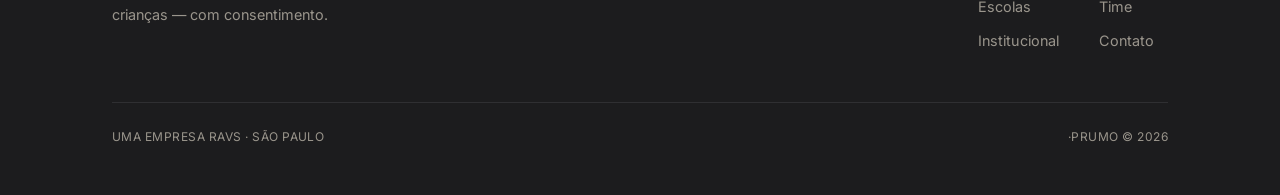
<file: familias.html>
<!DOCTYPE html>
<html lang="pt-BR">
<head>
<meta charset="UTF-8" />
<meta name="viewport" content="width=device-width, initial-scale=1.0" />
<title>·Prumo Famílias — Menos ruído. Menos culpa. Mais clareza.</title>
<meta name="description" content="O Prumo Famílias ajuda quem cuida em casa a organizar uma preocupação, observar o que importa e decidir o próximo passo com mais calma. Sem score, sem nota, sem pressa." />
<link rel="preconnect" href="https://fonts.googleapis.com" />
<link rel="preconnect" href="https://fonts.gstatic.com" crossorigin />
<link href="https://fonts.googleapis.com/css2?family=Fraunces:ital,opsz,wght@0,9..144,300..600;1,9..144,300..500&family=Inter:wght@400;500;600&display=swap" rel="stylesheet" />
<link rel="stylesheet" href="tokens.css" />
<link rel="stylesheet" href="site.css" />
</head>
<body>
<a class="skip" href="#main">Pular para o conteúdo</a>

<header class="site">
  <div class="wrap bar">
    <a class="lockup" href="index.html" aria-label="Prumo, página inicial"><span class="dot">·</span>Prumo</a>
    <nav id="site-nav" aria-label="Navegação principal">
      <a class="nav-link" href="familias.html" aria-current="page">Famílias</a>
      <a class="nav-link" href="escolas.html">Escolas</a>
      <a class="nav-link" href="institucional.html">Institucional</a>
      <a class="nav-cta" href="#beta">Entrar no beta</a>
    </nav>
    <button class="nav-toggle" aria-label="Abrir menu" aria-expanded="false" aria-controls="site-nav">
      <svg viewBox="0 0 24 24" aria-hidden="true"><line x1="3" y1="7" x2="21" y2="7"/><line x1="3" y1="12" x2="21" y2="12"/><line x1="3" y1="17" x2="21" y2="17"/></svg>
    </button>
  </div>
</header>

<main id="main">

  <!-- HERO -->
  <section class="hero">
    <div class="wrap">
      <span class="eyebrow reveal d1">Prumo Famílias · para quem cuida em casa</span>
      <h1 class="reveal d2">É normal <em>ou tá demais?</em></h1>
      <p class="lead reveal d3">O Prumo te ajuda a organizar uma preocupação, entender o que vale observar e decidir o próximo passo com mais calma. Com contexto e sem pressa.</p>
      <div class="hero-cta reveal d4">
        <a class="btn primary" href="#beta">Começar grátis</a>
        <a class="link-arrow on-dark" href="#porDentro">Ver por dentro do app <span class="a">→</span></a>
      </div>
    </div>
  </section>

  <!-- PROBLEMA -->
  <section class="tint-olive">
    <div class="wrap">
      <span class="eyebrow reveal">O que costuma acontecer</span>
      <h2 class="reveal">A preocupação chega antes da clareza.</h2>
      <hr class="rule reveal" />
      <p class="lead reveal">Entre o GPT, o grupo da escola e a memória da consulta corrida, falta o que só seus olhos perceberam — guardado de um jeito que ajude a decidir sem culpa.</p>
    </div>
  </section>

  <!-- POR DENTRO — CARROSSEL EM MOLDURA DE CELULAR -->
  <section id="porDentro">
    <svg width="0" height="0" style="position:absolute" aria-hidden="true" focusable="false">
      <symbol id="fi-chevron" viewBox="0 0 24 24" fill="none" stroke="currentColor" stroke-width="1.7" stroke-linecap="round" stroke-linejoin="round"><polyline points="9 6 15 12 9 18"/></symbol>
      <symbol id="fi-pencil" viewBox="0 0 24 24" fill="none" stroke="currentColor" stroke-width="1.7" stroke-linecap="round" stroke-linejoin="round"><path d="M12 20h9"/><path d="M16.5 3.5a2.12 2.12 0 0 1 3 3L7 19l-4 1 1-4 12.5-12.5z"/></symbol>
      <symbol id="fi-lock" viewBox="0 0 24 24" fill="none" stroke="currentColor" stroke-width="1.7" stroke-linecap="round" stroke-linejoin="round"><rect x="4" y="11" width="16" height="10" rx="2"/><path d="M8 11V7a4 4 0 0 1 8 0v4"/></symbol>
      <symbol id="fi-cap" viewBox="0 0 24 24" fill="none" stroke="currentColor" stroke-width="1.7" stroke-linecap="round" stroke-linejoin="round"><path d="M22 10 12 5 2 10l10 5 10-5z"/><path d="M6 12v5c0 1 2.7 2.5 6 2.5s6-1.5 6-2.5v-5"/></symbol>
      <symbol id="fi-steth" viewBox="0 0 24 24" fill="none" stroke="currentColor" stroke-width="1.7" stroke-linecap="round" stroke-linejoin="round"><path d="M6 3v5a5 5 0 0 0 10 0V3"/><path d="M11 18a5 5 0 0 0 9-3v-2"/><circle cx="20" cy="11" r="2"/></symbol>
      <symbol id="fi-compass" viewBox="0 0 24 24" fill="none" stroke="currentColor" stroke-width="1.7" stroke-linecap="round" stroke-linejoin="round"><circle cx="12" cy="12" r="9"/><polygon points="16 8 14 14 8 16 10 10"/></symbol>
      <symbol id="fi-share" viewBox="0 0 24 24" fill="none" stroke="currentColor" stroke-width="1.7" stroke-linecap="round" stroke-linejoin="round"><circle cx="18" cy="5" r="3"/><circle cx="6" cy="12" r="3"/><circle cx="18" cy="19" r="3"/><line x1="8.6" y1="13.5" x2="15.4" y2="17.5"/><line x1="15.4" y1="6.5" x2="8.6" y2="10.5"/></symbol>
      <symbol id="fi-check" viewBox="0 0 24 24" fill="none" stroke="currentColor" stroke-width="2" stroke-linecap="round" stroke-linejoin="round"><polyline points="20 6 9 17 4 12"/></symbol>
      <symbol id="fi-home" viewBox="0 0 24 24" fill="none" stroke="currentColor" stroke-width="1.7" stroke-linecap="round" stroke-linejoin="round"><path d="M3 11l9-8 9 8"/><path d="M5 10v10h14V10"/></symbol>
      <symbol id="fi-book" viewBox="0 0 24 24" fill="none" stroke="currentColor" stroke-width="1.7" stroke-linecap="round" stroke-linejoin="round"><path d="M6.5 2H20v20H6.5A2.5 2.5 0 0 1 4 19.5v-15A2.5 2.5 0 0 1 6.5 2z"/><path d="M4 19.5A2.5 2.5 0 0 1 6.5 17H20"/></symbol>
      <symbol id="fi-settings" viewBox="0 0 24 24" fill="none" stroke="currentColor" stroke-width="1.7" stroke-linecap="round" stroke-linejoin="round"><circle cx="12" cy="12" r="3"/><path d="M19.4 15a1.65 1.65 0 0 0 .33 1.82l.06.06a2 2 0 1 1-2.83 2.83l-.06-.06a1.65 1.65 0 0 0-1.82-.33 1.65 1.65 0 0 0-1 1.51V21a2 2 0 0 1-4 0v-.09A1.65 1.65 0 0 0 9 19.4a1.65 1.65 0 0 0-1.82.33l-.06.06a2 2 0 1 1-2.83-2.83l.06-.06a1.65 1.65 0 0 0 .33-1.82 1.65 1.65 0 0 0-1.51-1H3a2 2 0 0 1 0-4h.09A1.65 1.65 0 0 0 4.6 9a1.65 1.65 0 0 0-.33-1.82l-.06-.06a2 2 0 1 1 2.83-2.83l.06.06a1.65 1.65 0 0 0 1.82.33H9a1.65 1.65 0 0 0 1-1.51V3a2 2 0 0 1 4 0v.09a1.65 1.65 0 0 0 1 1.51 1.65 1.65 0 0 0 1.82-.33l.06-.06a2 2 0 1 1 2.83 2.83l-.06.06a1.65 1.65 0 0 0-.33 1.82V9a1.65 1.65 0 0 0 1.51 1H21a2 2 0 0 1 0 4h-.09a1.65 1.65 0 0 0-1.51 1z"/></symbol>
      <symbol id="fi-bell" viewBox="0 0 24 24" fill="none" stroke="currentColor" stroke-width="1.7" stroke-linecap="round" stroke-linejoin="round"><path d="M18 8a6 6 0 0 0-12 0c0 7-3 9-3 9h18s-3-2-3-9"/><path d="M13.7 21a2 2 0 0 1-3.4 0"/></symbol>
      <symbol id="fi-users" viewBox="0 0 24 24" fill="none" stroke="currentColor" stroke-width="1.7" stroke-linecap="round" stroke-linejoin="round"><path d="M16 21v-2a4 4 0 0 0-4-4H6a4 4 0 0 0-4 4v2"/><circle cx="9" cy="7" r="4"/><path d="M22 21v-2a4 4 0 0 0-3-3.87"/><path d="M16 3.13a4 4 0 0 1 0 7.75"/></symbol>
      <symbol id="fi-arrowleft" viewBox="0 0 24 24" fill="none" stroke="currentColor" stroke-width="1.7" stroke-linecap="round" stroke-linejoin="round"><line x1="19" y1="12" x2="5" y2="12"/><polyline points="12 19 5 12 12 5"/></symbol>
    </svg>
    <div class="wrap">
      <span class="eyebrow reveal">Por dentro do app</span>
      <h2 class="reveal">O Prumo Famílias, na palma da mão.</h2>
      <p class="lead reveal d1" style="margin-top:1rem">Telas reais do app — calmas, sem alarme, sem rótulo. Avance pelas telas com as setas ou os pontos.</p>

      <div class="carousel appdemo reveal d1">
        <div class="car-viewport" aria-roledescription="carrossel" aria-label="Telas do app Prumo Famílias">
          <div class="car-track" id="carTrack">

            <section class="slide" aria-roledescription="slide" aria-label="1 de 5: Capturar o dia">
              <div class="appshow">
                <div class="cap"><div class="ce">Capturar</div><h4>Dez segundos <span class="it">bastam.</span></h4><p>Um toque registra o dia da criança — sem formulário, sem pressa.</p><div class="note"><svg class="fa-ic" viewBox="0 0 24 24"><use href="#fi-lock"/></svg> Guardado com privacidade.</div></div>
                <div class="phone" aria-hidden="true">
                  <div class="phone-screen">
                    <div class="phone-island"></div>
                    <div class="fa-screen">
                      <div class="fa-status"><span class="t">21:42</span><span class="ics"><svg width="17" height="11" viewBox="0 0 17 11" fill="currentColor"><rect x="0" y="7" width="3" height="4" rx="1"/><rect x="4.7" y="4.5" width="3" height="6.5" rx="1"/><rect x="9.3" y="2" width="3" height="9" rx="1"/><rect x="14" y="0" width="3" height="11" rx="1"/></svg><svg width="16" height="11" viewBox="0 0 20 14" fill="none" stroke="currentColor" stroke-width="1.6"><path d="M2 5a12 12 0 0 1 16 0"/><path d="M5 8a8 8 0 0 1 10 0"/><circle cx="10" cy="11" r="1" fill="currentColor" stroke="none"/></svg><svg width="25" height="12" viewBox="0 0 25 12"><rect x="1" y="1" width="20" height="10" rx="2.5" fill="none" stroke="currentColor" stroke-width="1.1" opacity=".5"/><rect x="3" y="3" width="14.5" height="6" rx="1" fill="currentColor"/><rect x="22.4" y="4" width="1.6" height="4" rx=".8" fill="currentColor"/></svg></span></div>
                      <div class="fa-scroll"><div class="fa-head"><div class="eb">Hoje</div><div class="ti" style="font-size:24px">O que vale guardar hoje?</div><div class="fa-sub">Pequenas observações constroem contexto.</div></div><div class="fa-body"><div class="fa-darkcard"><div class="dl">Registrar em 10 segundos</div><div class="dt">Como foi hoje?</div><div class="fa-chips"><span class="fa-chip-o">tranquilo</span><span class="fa-chip-o">mais sensível</span><span class="fa-chip-o">cansado</span><span class="fa-chip-o">animado</span><span class="fa-chip-o">irritado</span><span class="fa-chip-o">chorou</span><span class="fa-chip-o">dormiu mal</span><span class="fa-chip-o">algo na escola</span></div><button class="fa-btn terra" type="button">Guardar registro →</button></div></div></div>
                      <div class="fa-tabs"><span class="fa-tab"><svg class="fa-ic" viewBox="0 0 24 24"><use href="#fi-home"/></svg><span class="lb">Hoje</span></span><span class="fa-tab on"><svg class="fa-ic" viewBox="0 0 24 24"><use href="#fi-book"/></svg><span class="lb">Diário</span></span><span class="fa-tab"><svg class="fa-ic" viewBox="0 0 24 24"><use href="#fi-compass"/></svg><span class="lb">Orientação</span></span><span class="fa-tab"><svg class="fa-ic" viewBox="0 0 24 24"><use href="#fi-settings"/></svg><span class="lb">Ajustes</span></span></div>
                    </div>
                  </div>
                </div>
              </div>
            </section>

            <section class="slide" aria-roledescription="slide" aria-label="2 de 5: O fio da semana">
              <div class="appshow">
                <div class="cap"><div class="ce">Acompanhar</div><h4>A semana <span class="it">em um olhar.</span></h4><p>Registros, combinados e o que vale observar, reunidos com calma.</p><div class="note"><svg class="fa-ic" viewBox="0 0 24 24"><use href="#fi-compass"/></svg> Sem score, sem alarme.</div></div>
                <div class="phone" aria-hidden="true">
                  <div class="phone-screen">
                    <div class="phone-island"></div>
                    <div class="fa-screen">
                      <div class="fa-status"><span class="t">21:42</span><span class="ics"><svg width="17" height="11" viewBox="0 0 17 11" fill="currentColor"><rect x="0" y="7" width="3" height="4" rx="1"/><rect x="4.7" y="4.5" width="3" height="6.5" rx="1"/><rect x="9.3" y="2" width="3" height="9" rx="1"/><rect x="14" y="0" width="3" height="11" rx="1"/></svg><svg width="16" height="11" viewBox="0 0 20 14" fill="none" stroke="currentColor" stroke-width="1.6"><path d="M2 5a12 12 0 0 1 16 0"/><path d="M5 8a8 8 0 0 1 10 0"/><circle cx="10" cy="11" r="1" fill="currentColor" stroke="none"/></svg><svg width="25" height="12" viewBox="0 0 25 12"><rect x="1" y="1" width="20" height="10" rx="2.5" fill="none" stroke="currentColor" stroke-width="1.1" opacity=".5"/><rect x="3" y="3" width="14.5" height="6" rx="1" fill="currentColor"/><rect x="22.4" y="4" width="1.6" height="4" rx=".8" fill="currentColor"/></svg></span></div>
                      <div class="fa-scroll"><div class="fa-head"><div class="eb">Terça · 21 de maio</div><div class="ti">Boa noite, Marina.</div></div><div class="fa-body"><div class="fa-seclabel">O fio desta semana</div><div class="fa-statgrid"><div class="fa-statbox"><div class="v">3</div><div class="k">registros salvos</div></div><div class="fa-statbox"><div class="v">1</div><div class="k">combinado ativo</div></div><div class="fa-statbox"><div class="v">1</div><div class="k">comunicado guardado</div></div><div class="fa-statbox"><div class="v">1</div><div class="k">cuidador em sintonia</div></div></div><div class="fa-seclabel" style="margin-top:3px">O que estamos observando</div><div class="fa-obsrow"><svg class="fa-ic" viewBox="0 0 24 24"><use href="#fi-book"/></svg><span class="t">Chegada na escola</span></div><div class="fa-obsrow"><svg class="fa-ic" viewBox="0 0 24 24"><use href="#fi-book"/></svg><span class="t">Sono depois do contraturno</span></div></div></div>
                      <div class="fa-tabs"><span class="fa-tab on"><svg class="fa-ic" viewBox="0 0 24 24"><use href="#fi-home"/></svg><span class="lb">Hoje</span></span><span class="fa-tab"><svg class="fa-ic" viewBox="0 0 24 24"><use href="#fi-book"/></svg><span class="lb">Diário</span></span><span class="fa-tab"><svg class="fa-ic" viewBox="0 0 24 24"><use href="#fi-compass"/></svg><span class="lb">Orientação</span></span><span class="fa-tab"><svg class="fa-ic" viewBox="0 0 24 24"><use href="#fi-settings"/></svg><span class="lb">Ajustes</span></span></div>
                    </div>
                  </div>
                </div>
              </div>
            </section>

            <section class="slide" aria-roledescription="slide" aria-label="3 de 5: Memória de Cuidado">
              <div class="appshow">
                <div class="cap"><div class="ce">Memória de Cuidado</div><h4>O que só <span class="it">seus olhos veem.</span></h4><p>O Prumo organiza o que se repete — sem rótulo, sem diagnóstico.</p><div class="note"><svg class="fa-ic" viewBox="0 0 24 24"><use href="#fi-lock"/></svg> Sem score, sem nota.</div></div>
                <div class="phone" aria-hidden="true">
                  <div class="phone-screen">
                    <div class="phone-island"></div>
                    <div class="fa-screen">
                      <div class="fa-status"><span class="t">21:42</span><span class="ics"><svg width="17" height="11" viewBox="0 0 17 11" fill="currentColor"><rect x="0" y="7" width="3" height="4" rx="1"/><rect x="4.7" y="4.5" width="3" height="6.5" rx="1"/><rect x="9.3" y="2" width="3" height="9" rx="1"/><rect x="14" y="0" width="3" height="11" rx="1"/></svg><svg width="16" height="11" viewBox="0 0 20 14" fill="none" stroke="currentColor" stroke-width="1.6"><path d="M2 5a12 12 0 0 1 16 0"/><path d="M5 8a8 8 0 0 1 10 0"/><circle cx="10" cy="11" r="1" fill="currentColor" stroke="none"/></svg><svg width="25" height="12" viewBox="0 0 25 12"><rect x="1" y="1" width="20" height="10" rx="2.5" fill="none" stroke="currentColor" stroke-width="1.1" opacity=".5"/><rect x="3" y="3" width="14.5" height="6" rx="1" fill="currentColor"/><rect x="22.4" y="4" width="1.6" height="4" rx=".8" fill="currentColor"/></svg></span></div>
                      <div class="fa-scroll"><div class="fa-head"><span class="fa-back"><svg class="fa-ic" viewBox="0 0 24 24"><use href="#fi-arrowleft"/></svg></span><div class="eb">Memória de Cuidado</div><div class="ti" style="font-size:21px">Guarde o que só seus olhos perceberam.</div></div><div class="fa-body"><div class="fa-noteolive"><div class="l">Contexto recente</div><div class="x"><strong>Ganhando contexto.</strong> Fica mais útil conforme você registra com frequência.</div></div><div class="fa-seclabel" style="margin-top:2px">Temas acompanhados</div><div class="fa-chips"><span class="fa-chip-olive">Escola</span><span class="fa-chip-olive">Sono</span><span class="fa-chip-olive">Despedida</span><span class="fa-chip-olive">Combinados</span></div><div class="fa-seclabel" style="margin-top:2px">O que apareceu mais de uma vez</div><div class="fa-mem"><div class="tx">Choro na chegada da escola apareceu em 3 registros nesta semana.</div></div></div></div>
                      
                    </div>
                  </div>
                </div>
              </div>
            </section>

            <section class="slide" aria-roledescription="slide" aria-label="4 de 5: Combinado da semana">
              <div class="appshow">
                <div class="cap"><div class="ce">Combinados</div><h4>Cuidar <span class="it">em sintonia.</span></h4><p>Um acordo simples, acompanhado pela família — e por quem mais cuida.</p><div class="note"><svg class="fa-ic" viewBox="0 0 24 24"><use href="#fi-users"/></svg> Com convite e consentimento.</div></div>
                <div class="phone" aria-hidden="true">
                  <div class="phone-screen">
                    <div class="phone-island"></div>
                    <div class="fa-screen">
                      <div class="fa-status"><span class="t">21:42</span><span class="ics"><svg width="17" height="11" viewBox="0 0 17 11" fill="currentColor"><rect x="0" y="7" width="3" height="4" rx="1"/><rect x="4.7" y="4.5" width="3" height="6.5" rx="1"/><rect x="9.3" y="2" width="3" height="9" rx="1"/><rect x="14" y="0" width="3" height="11" rx="1"/></svg><svg width="16" height="11" viewBox="0 0 20 14" fill="none" stroke="currentColor" stroke-width="1.6"><path d="M2 5a12 12 0 0 1 16 0"/><path d="M5 8a8 8 0 0 1 10 0"/><circle cx="10" cy="11" r="1" fill="currentColor" stroke="none"/></svg><svg width="25" height="12" viewBox="0 0 25 12"><rect x="1" y="1" width="20" height="10" rx="2.5" fill="none" stroke="currentColor" stroke-width="1.1" opacity=".5"/><rect x="3" y="3" width="14.5" height="6" rx="1" fill="currentColor"/><rect x="22.4" y="4" width="1.6" height="4" rx=".8" fill="currentColor"/></svg></span></div>
                      <div class="fa-scroll"><div class="fa-head"><span class="fa-back"><svg class="fa-ic" viewBox="0 0 24 24"><use href="#fi-arrowleft"/></svg></span><div class="eb">Acordo ativo</div><div class="ti" style="font-size:21px">Despedida curta e acolhedora</div><div class="fa-sub">Na entrada da escola. Registrar por 5 dias.</div></div><div class="fa-body"><div class="fa-progress"><span class="fa-pd done">✓</span><span class="fa-pd done">✓</span><span class="fa-pd">D3</span><span class="fa-pd">D4</span><span class="fa-pd">D5</span></div><div class="fa-prow"><div><div class="pn">Você</div><div class="pm">Registrou hoje</div></div><span class="fa-pill ok">✓ Em sintonia</span></div><div class="fa-prow"><div><div class="pn">Pai</div><div class="pm">Convite pendente</div></div><span class="fa-pill pend">pendente</span></div><button class="fa-btn terra" type="button" style="width:100%;margin-top:4px">Convidar cuidador</button></div></div>
                      
                    </div>
                  </div>
                </div>
              </div>
            </section>

            <section class="slide" aria-roledescription="slide" aria-label="5 de 5: Histórico recente">
              <div class="appshow">
                <div class="cap"><div class="ce">Histórico</div><h4>O contexto <span class="it">que faltava.</span></h4><p>Uma linha do tempo que conecta os sinais — pronta para a conversa certa.</p><div class="note"><svg class="fa-ic" viewBox="0 0 24 24"><use href="#fi-compass"/></svg> O essencial, sem ruído.</div></div>
                <div class="phone" aria-hidden="true">
                  <div class="phone-screen">
                    <div class="phone-island"></div>
                    <div class="fa-screen">
                      <div class="fa-status"><span class="t">21:42</span><span class="ics"><svg width="17" height="11" viewBox="0 0 17 11" fill="currentColor"><rect x="0" y="7" width="3" height="4" rx="1"/><rect x="4.7" y="4.5" width="3" height="6.5" rx="1"/><rect x="9.3" y="2" width="3" height="9" rx="1"/><rect x="14" y="0" width="3" height="11" rx="1"/></svg><svg width="16" height="11" viewBox="0 0 20 14" fill="none" stroke="currentColor" stroke-width="1.6"><path d="M2 5a12 12 0 0 1 16 0"/><path d="M5 8a8 8 0 0 1 10 0"/><circle cx="10" cy="11" r="1" fill="currentColor" stroke="none"/></svg><svg width="25" height="12" viewBox="0 0 25 12"><rect x="1" y="1" width="20" height="10" rx="2.5" fill="none" stroke="currentColor" stroke-width="1.1" opacity=".5"/><rect x="3" y="3" width="14.5" height="6" rx="1" fill="currentColor"/><rect x="22.4" y="4" width="1.6" height="4" rx=".8" fill="currentColor"/></svg></span></div>
                      <div class="fa-scroll"><div class="fa-head"><span class="fa-back"><svg class="fa-ic" viewBox="0 0 24 24"><use href="#fi-arrowleft"/></svg></span><div class="eb">Memória e contexto</div><div class="ti">Histórico recente</div></div><div class="fa-body"><div class="fa-timeline"><div class="fa-tl"><div class="fa-histcard"><div class="top"><span class="dt">Sex · 10/05</span><span class="tg">Escola</span></div><div class="h">Choro na entrada</div><div class="s">Repetiu após Robótica.</div></div></div><div class="fa-tl"><div class="fa-histcard"><div class="top"><span class="dt">Qua · 08/05</span><span class="tg">Escola</span></div><div class="h">Choro na entrada</div><div class="s">Despedida demorou mais.</div></div></div></div><div class="fa-noteolive" style="margin-top:2px"><div class="l">Resumo do Prumo</div><div class="x">O que vem chamando atenção aparece na chegada, numa semana com troca de professora e rotina mais longa.</div></div></div></div>
                      
                    </div>
                  </div>
                </div>
              </div>
            </section>

          </div>
        </div>
        <div class="car-controls">
          <div class="car-dots" id="carDots" role="tablist" aria-label="Selecionar tela"></div>
          <span class="car-count" id="carCount" aria-hidden="true">01 / 05</span>
          <div class="car-arrows">
            <button type="button" id="carPrev" aria-label="Tela anterior"><svg viewBox="0 0 24 24" aria-hidden="true"><polyline points="15 6 9 12 15 18"/></svg></button>
            <button type="button" id="carNext" aria-label="Próxima tela"><svg viewBox="0 0 24 24" aria-hidden="true"><polyline points="9 6 15 12 9 18"/></svg></button>
          </div>
        </div>
      </div>
    </div>
  </section>

  <!-- 3 PASSOS -->
  <section class="tint-olive">
    <div class="wrap">
      <span class="eyebrow reveal">Em três passos</span>
      <h2 class="reveal">Simples o bastante para caber num dia comum.</h2>
      <div class="steps">
        <div class="step reveal d1"><span class="n"></span><span class="t"><strong>Registre em uma frase.</strong><span>Um sinal do dia, uma observação. Dez segundos bastam.</span></span></div>
        <div class="step reveal d2"><span class="n"></span><span class="t"><strong>Veja o que se repete.</strong><span>O Prumo organiza padrões — sem rótulo, sem diagnóstico.</span></span></div>
        <div class="step reveal d3"><span class="n"></span><span class="t"><strong>Decida o próximo passo.</strong><span>Observar mais, combinar com a escola ou procurar um profissional — com contexto.</span></span></div>
      </div>
    </div>
  </section>

  <!-- PLANOS -->
  <section id="planos">
    <div class="wrap">
      <span class="eyebrow reveal">Planos</span>
      <h2 class="reveal">Comece de graça. Aprofunde quando fizer sentido.</h2>
      <div class="plans">
        <div class="plan reveal d1">
          <span class="ptag">Free to Start</span>
          <div class="pname">Prumo Free</div>
          <div class="price">R$0<small> /sempre</small></div>
          <ul>
            <li>Registro diário em uma frase</li>
            <li>Memória de Cuidado da criança</li>
            <li>Sinais que se repetem</li>
            <li>Um combinado ativo por vez</li>
          </ul>
          <a class="btn ghost" href="#beta">Começar grátis</a>
        </div>
        <div class="plan feature reveal d2">
          <span class="ptag">Premium</span>
          <div class="pname">Prumo Plus</div>
          <div class="price">R$38,90<small> a R$98,90 /mês</small></div>
          <ul>
            <li>Tudo do Free, sem limites</li>
            <li>Contexto aprofundado e orientações</li>
            <li>Compartilhamento de combinados</li>
            <li>Preparo para conversas com escola</li>
          </ul>
          <a class="btn primary" href="#beta" data-reserve="plus">Reservar o Plus</a>
        </div>
      </div>
      <p class="form-note reveal">Valores de referência da fase inicial. No beta, o Plus é gratuito enquanto durar o período fundador.</p>
    </div>
  </section>

  <!-- BETA FORM -->
  <section id="beta" class="formwrap">
    <div class="wrap narrow">
      <span class="eyebrow reveal">Beta para famílias</span>
      <h2 class="reveal">Entre na primeira turma de famílias.</h2>
      <p class="sub reveal d1" style="margin-top:1rem">Sem custo e com acesso ao Prumo Famílias Plus por tempo limitado.</p>
      <form class="lead-form reveal d1" data-form="familias-beta" novalidate>
        <div class="field"><label for="f-nome">Nome</label><input id="f-nome" name="nome" type="text" placeholder="Como podemos te chamar" required /></div>
        <div class="field"><label for="f-email">E-mail</label><input id="f-email" name="email" type="email" placeholder="voce@email.com" required /></div>
        <div class="field"><label for="f-idade">Idade da criança</label><input id="f-idade" name="idade" type="text" placeholder="Ex.: 6 anos" /></div>
        <div class="field"><label for="f-plano">Interesse</label><select id="f-plano" name="interesse"><option>Quero começar no Free</option><option>Quero reservar o Plus</option><option>Ainda decidindo</option></select></div>
        <div class="field full"><label for="f-obs">O que você gostaria de acompanhar? (opcional)</label><textarea id="f-obs" name="observacao" placeholder="Sono, despedida na escola, combinados em casa…"></textarea></div>
        <div class="full"><button class="btn primary" type="submit">Solicitar</button></div>
      </form>
      <div class="form-ok" role="status">Recebemos seu interesse. Em breve entramos em contato com o convite para a turma fundadora. ·Prumo</div>
      <p class="form-note reveal">Seus dados ficam só com o Prumo e nunca são compartilhados sem o seu consentimento explícito.</p>
    </div>
  </section>

</main>

<footer class="site">
  <div class="wrap">
    <div class="foot-grid">
      <div>
        <span class="lockup on-dark"><span class="dot">·</span>Prumo</span>
        <p style="color:var(--muted-on-dark);font-size:.9rem;margin-top:.75rem;max-width:22rem">A camada que coordena o desenvolvimento de crianças — com consentimento.</p>
      </div>
      <div class="foot-links">
        <div class="foot-col"><h4>Produtos</h4><a href="familias.html">Famílias</a><a href="escolas.html">Escolas</a><a href="institucional.html">Institucional</a></div>
        <div class="foot-col"><h4>Empresa</h4><a href="institucional.html#tese">Tese</a><a href="institucional.html#time">Time</a><a href="institucional.html#contato">Contato</a></div>
      </div>
    </div>
    <div class="foot-base"><span>uma empresa RAVS · São Paulo</span><span>·Prumo © 2026</span></div>
  </div>
</footer>

<script src="site.js"></script>
</body>
</html>
</file>
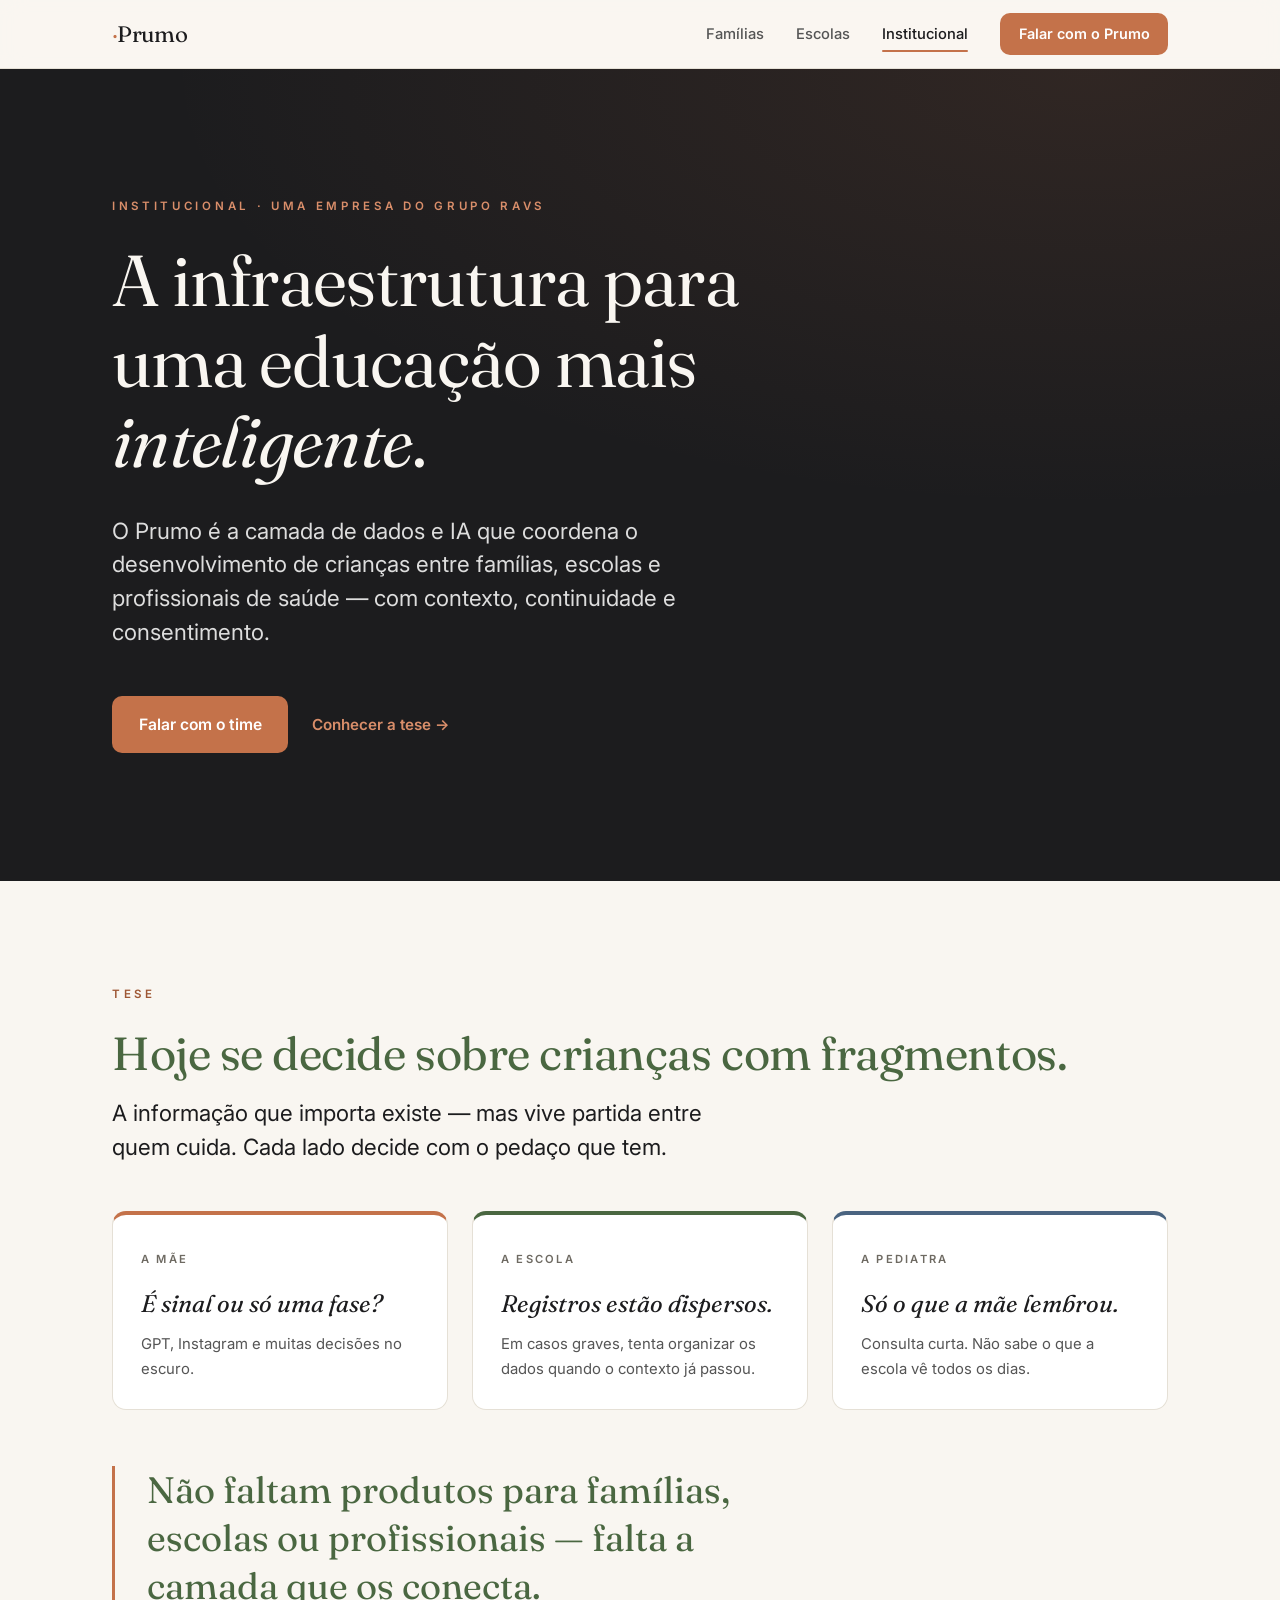
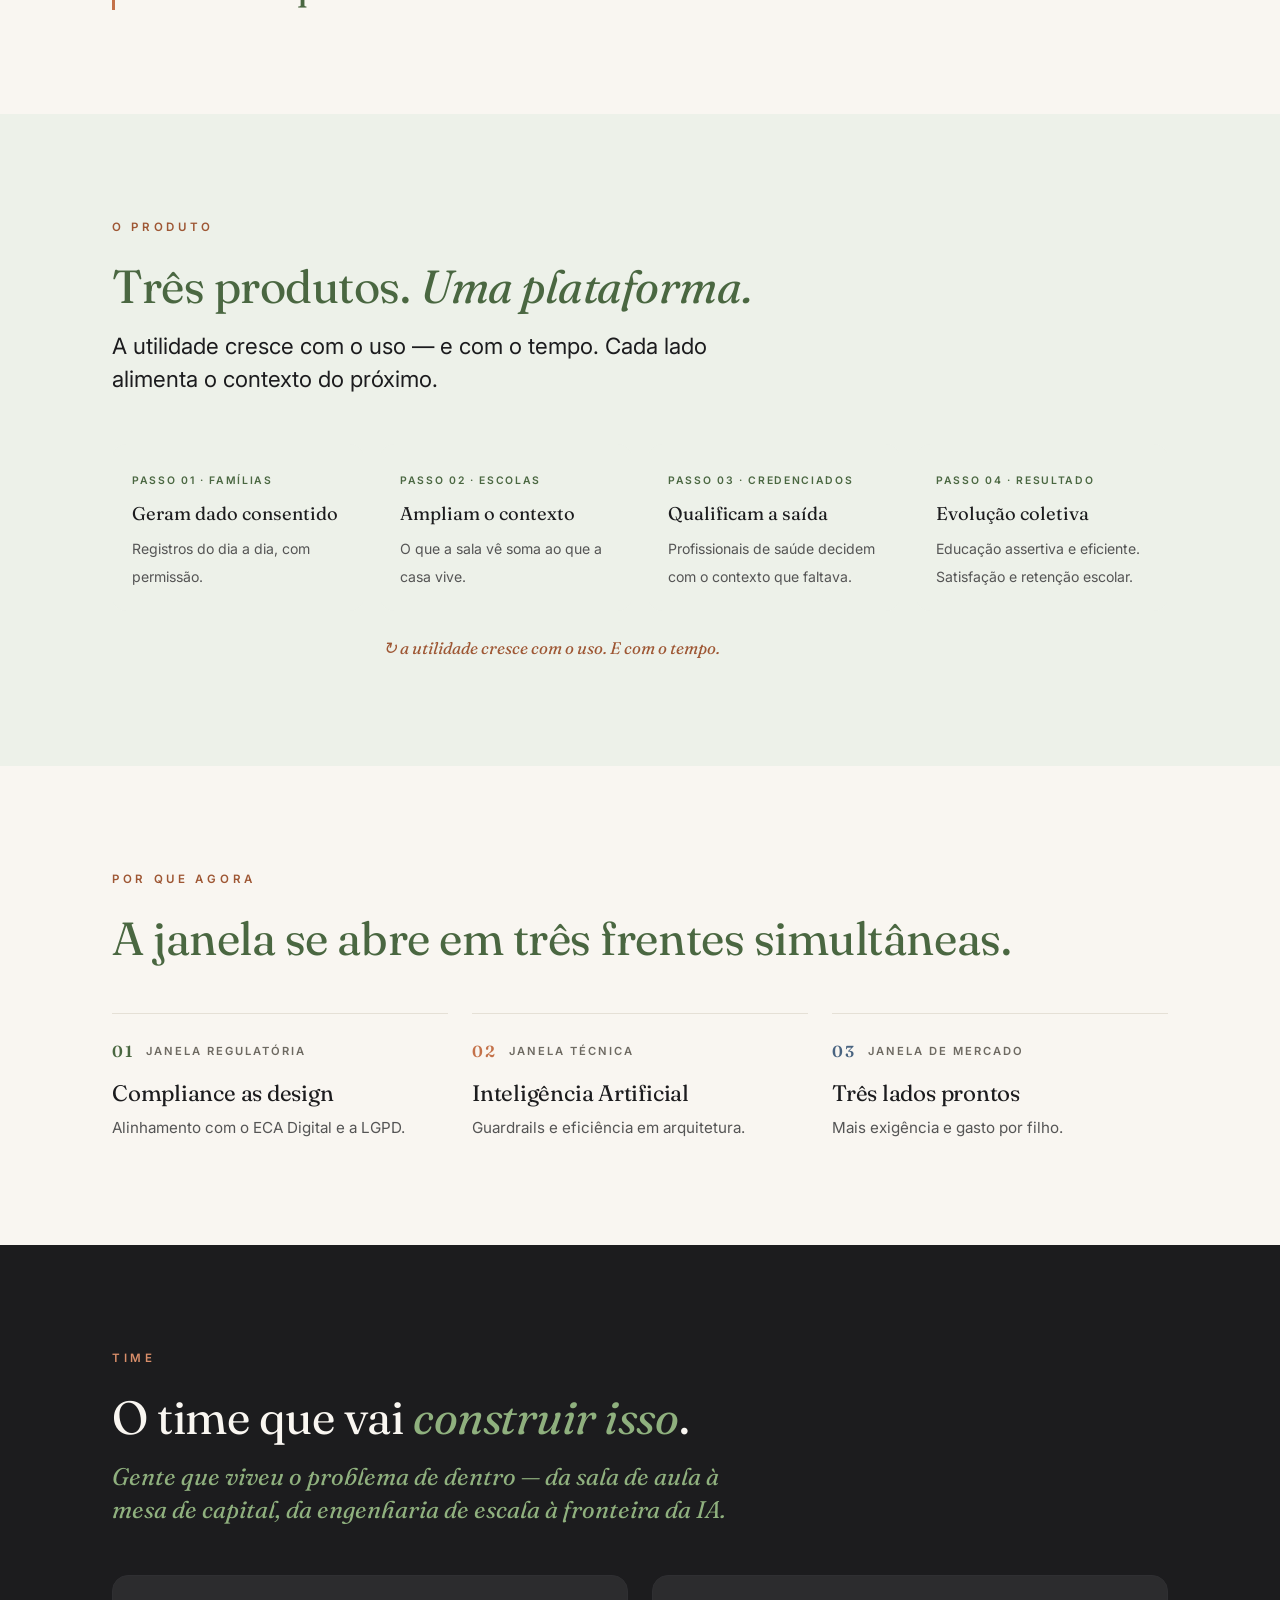
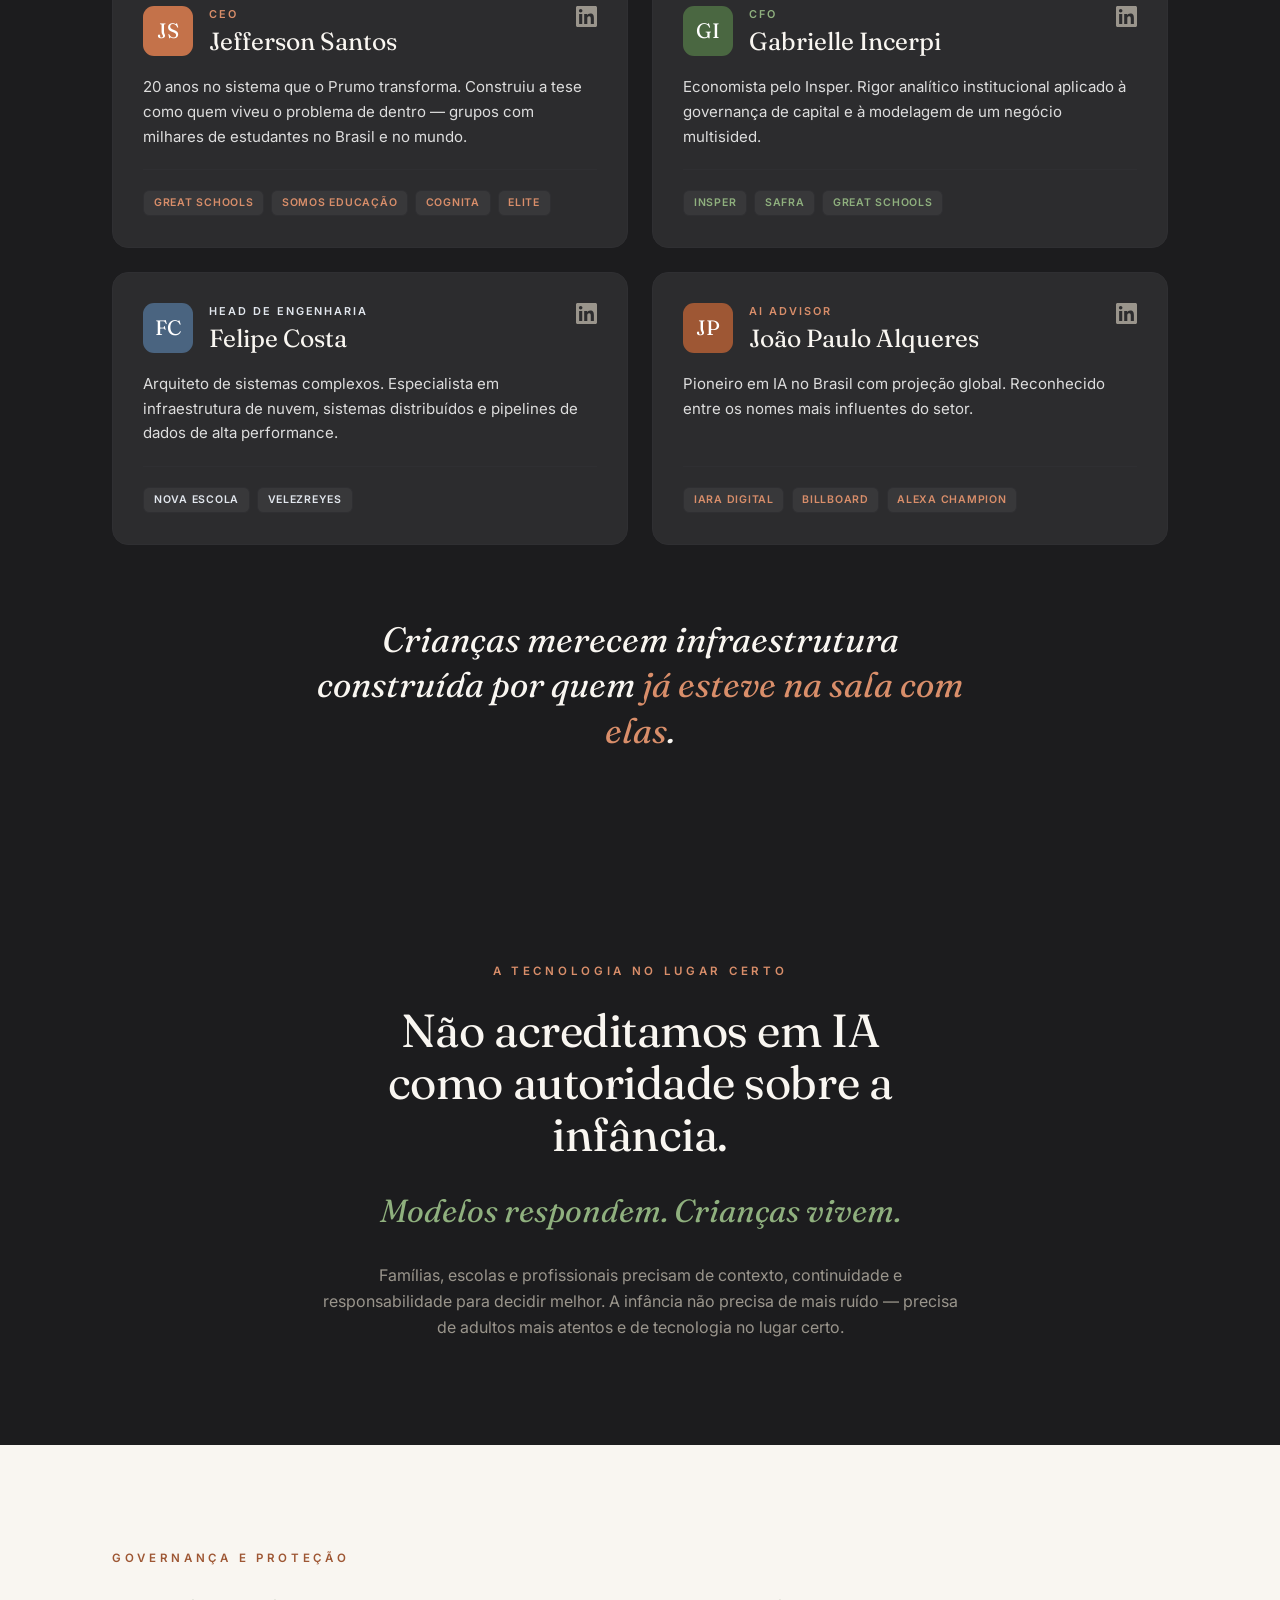
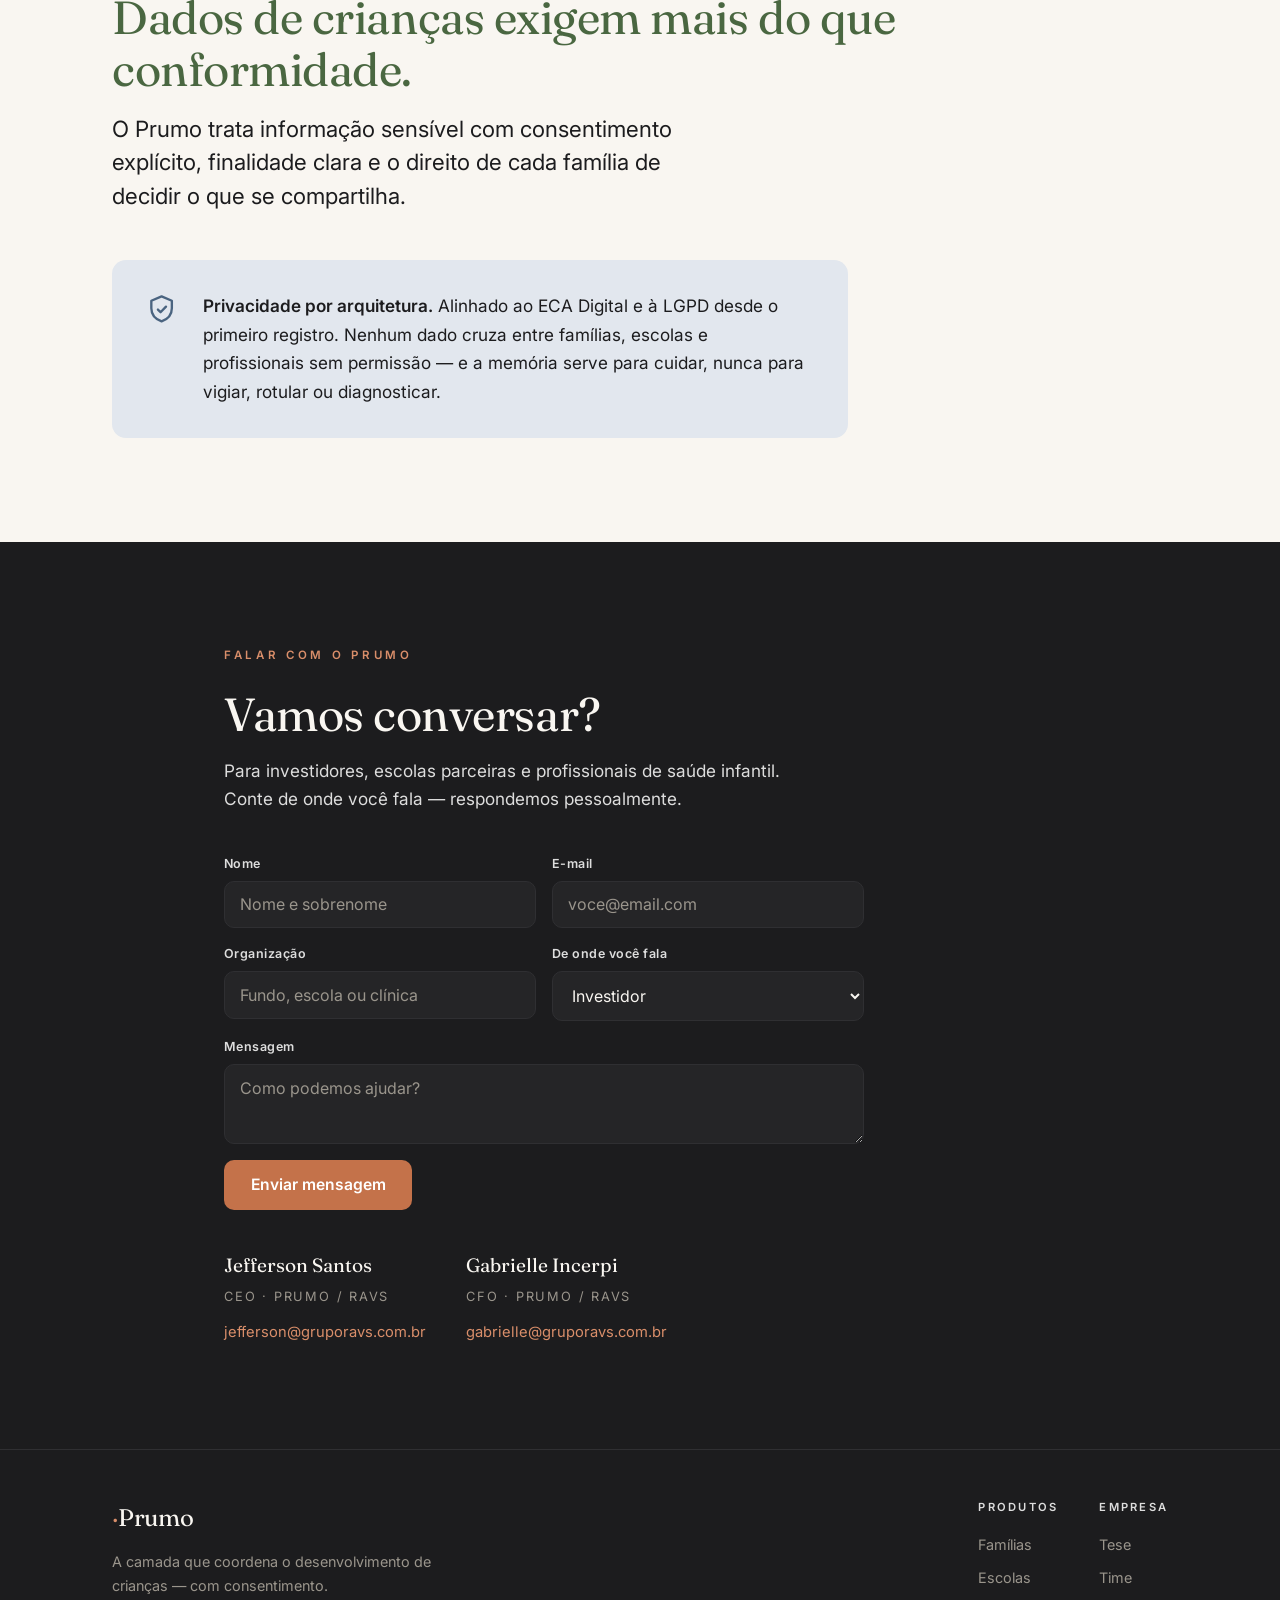
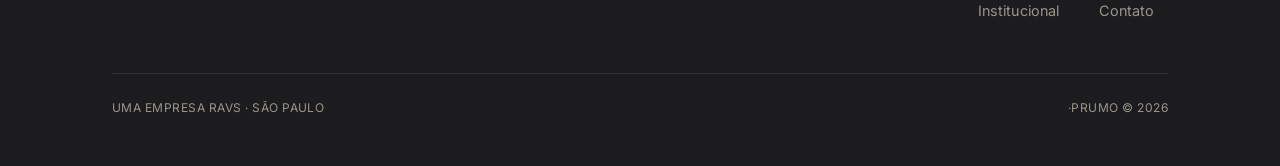
<file: institucional.html>
<!DOCTYPE html>
<html lang="pt-BR">
<head>
<meta charset="UTF-8" />
<meta name="viewport" content="width=device-width, initial-scale=1.0" />
<title>·Prumo Institucional — A infraestrutura que coordena o desenvolvimento.</title>
<meta name="description" content="A tese, o time e a infraestrutura por trás do Prumo — a camada de dados e IA que conecta famílias, escolas e profissionais de saúde. Uma empresa do Grupo RAVS." />
<link rel="preconnect" href="https://fonts.googleapis.com" />
<link rel="preconnect" href="https://fonts.gstatic.com" crossorigin />
<link href="https://fonts.googleapis.com/css2?family=Fraunces:ital,opsz,wght@0,9..144,300..600;1,9..144,300..500&family=Inter:wght@400;500;600&display=swap" rel="stylesheet" />
<link rel="stylesheet" href="tokens.css" />
<link rel="stylesheet" href="site.css" />
</head>
<body>
<a class="skip" href="#main">Pular para o conteúdo</a>

<header class="site">
  <div class="wrap bar">
    <a class="lockup" href="index.html" aria-label="Prumo, página inicial"><span class="dot">·</span>Prumo</a>
    <nav id="site-nav" aria-label="Navegação principal">
      <a class="nav-link" href="familias.html">Famílias</a>
      <a class="nav-link" href="escolas.html">Escolas</a>
      <a class="nav-link" href="institucional.html" aria-current="page">Institucional</a>
      <a class="nav-cta" href="#contato">Falar com o Prumo</a>
    </nav>
    <button class="nav-toggle" aria-label="Abrir menu" aria-expanded="false" aria-controls="site-nav">
      <svg viewBox="0 0 24 24" aria-hidden="true"><line x1="3" y1="7" x2="21" y2="7"/><line x1="3" y1="12" x2="21" y2="12"/><line x1="3" y1="17" x2="21" y2="17"/></svg>
    </button>
  </div>
</header>

<main id="main">

  <!-- HERO -->
  <section class="hero">
    <div class="wrap">
      <span class="eyebrow reveal d1">Institucional · uma empresa do Grupo RAVS</span>
      <h1 class="reveal d2">A infraestrutura para uma educação mais <em>inteligente</em>.</h1>
      <p class="lead reveal d3">O Prumo é a camada de dados e IA que coordena o desenvolvimento de crianças entre famílias, escolas e profissionais de saúde — com contexto, continuidade e consentimento.</p>
      <div class="hero-cta reveal d4">
        <a class="btn primary" href="#contato">Falar com o time</a>
        <a class="link-arrow on-dark" href="#tese">Conhecer a tese <span class="a">→</span></a>
      </div>
    </div>
  </section>

  <!-- TESE -->
  <section id="tese">
    <div class="wrap">
      <span class="eyebrow reveal">Tese</span>
      <h2 class="reveal">Hoje se decide sobre crianças com fragmentos.</h2>
      <p class="lead reveal d1" style="margin-top:1rem">A informação que importa existe — mas vive partida entre quem cuida. Cada lado decide com o pedaço que tem.</p>
      <div class="voices">
        <div class="voice reveal d1" data-v="mae">
          <span class="who">A mãe</span>
          <p class="q">É sinal ou só uma fase?</p>
          <p>GPT, Instagram e muitas decisões no escuro.</p>
        </div>
        <div class="voice reveal d2" data-v="escola">
          <span class="who">A escola</span>
          <p class="q">Registros estão dispersos.</p>
          <p>Em casos graves, tenta organizar os dados quando o contexto já passou.</p>
        </div>
        <div class="voice reveal d3" data-v="pediatra">
          <span class="who">A pediatra</span>
          <p class="q">Só o que a mãe lembrou.</p>
          <p>Consulta curta. Não sabe o que a escola vê todos os dias.</p>
        </div>
      </div>
      <div class="statement reveal" style="margin-top:3.5rem">
        <p>Não faltam produtos para famílias, escolas ou profissionais — falta a camada que os conecta.</p>
      </div>
    </div>
  </section>

  <!-- FLYWHEEL -->
  <section class="tint-olive">
    <div class="wrap">
      <span class="eyebrow reveal">O produto</span>
      <h2 class="reveal">Três produtos. <em>Uma plataforma.</em></h2>
      <p class="lead reveal d1" style="margin-top:1rem">A utilidade cresce com o uso — e com o tempo. Cada lado alimenta o contexto do próximo.</p>
      <div class="flywheel">
        <div class="fly reveal d1"><span class="k">Passo 01 · Famílias</span><strong>Geram dado consentido</strong><span>Registros do dia a dia, com permissão.</span></div>
        <div class="fly reveal d2"><span class="k">Passo 02 · Escolas</span><strong>Ampliam o contexto</strong><span>O que a sala vê soma ao que a casa vive.</span></div>
        <div class="fly reveal d3"><span class="k">Passo 03 · Credenciados</span><strong>Qualificam a saída</strong><span>Profissionais de saúde decidem com o contexto que faltava.</span></div>
        <div class="fly reveal d4"><span class="k">Passo 04 · Resultado</span><strong>Evolução coletiva</strong><span>Educação assertiva e eficiente. Satisfação e retenção escolar.</span></div>
      </div>
      <p class="fly-note reveal">↻ a utilidade cresce com o uso. E com o tempo.</p>
    </div>
  </section>

  <!-- POR QUE AGORA -->
  <section id="janelas">
    <div class="wrap">
      <span class="eyebrow reveal">Por que agora</span>
      <h2 class="reveal">A janela se abre em três frentes simultâneas.</h2>
      <div class="windows">
        <div class="window reveal d1" data-w="1">
          <span class="k"><span class="num">01</span> Janela regulatória</span>
          <h3>Compliance as design</h3>
          <p>Alinhamento com o ECA Digital e a LGPD.</p>
        </div>
        <div class="window reveal d2" data-w="2">
          <span class="k"><span class="num">02</span> Janela técnica</span>
          <h3>Inteligência Artificial</h3>
          <p>Guardrails e eficiência em arquitetura.</p>
        </div>
        <div class="window reveal d3" data-w="3">
          <span class="k"><span class="num">03</span> Janela de mercado</span>
          <h3>Três lados prontos</h3>
          <p>Mais exigência e gasto por filho.</p>
        </div>
      </div>
    </div>
  </section>

  <!-- TIME — DESTAQUE -->
  <section id="time" class="team-section">
    <div class="wrap">
      <span class="eyebrow reveal">Time</span>
      <h2 class="reveal">O time que vai <em>construir isso</em>.</h2>
      <p class="team-intro reveal d1">Gente que viveu o problema de dentro — da sala de aula à mesa de capital, da engenharia de escala à fronteira da IA.</p>
      <div class="team">
        <div class="member reveal d1" data-m="1">
          <a class="m-li" href="https://www.linkedin.com/in/jefferson-santos-133a3532/" target="_blank" rel="noopener" aria-label="LinkedIn de Jefferson Santos"><svg viewBox="0 0 24 24" aria-hidden="true"><path d="M20.45 20.45h-3.56v-5.57c0-1.33-.02-3.04-1.85-3.04-1.85 0-2.13 1.45-2.13 2.94v5.67H9.35V9h3.41v1.56h.05c.48-.9 1.64-1.85 3.37-1.85 3.6 0 4.27 2.37 4.27 5.45v6.29zM5.34 7.43a2.06 2.06 0 1 1 0-4.12 2.06 2.06 0 0 1 0 4.12zM7.12 20.45H3.56V9h3.56v11.45zM22.22 0H1.77C.79 0 0 .77 0 1.73v20.54C0 23.23.79 24 1.77 24h20.45c.98 0 1.78-.77 1.78-1.73V1.73C24 .77 23.2 0 22.22 0z"/></svg></a>
          <div class="m-head">
            <span class="m-mono" aria-hidden="true">JS</span>
            <div><span class="titlebadge">CEO</span><div class="name">Jefferson Santos</div></div>
          </div>
          <p>20 anos no sistema que o Prumo transforma. Construiu a tese como quem viveu o problema de dentro — grupos com milhares de estudantes no Brasil e no mundo.</p>
          <div class="m-tags"><span>Great Schools</span><span>SOMOS Educação</span><span>Cognita</span><span>Elite</span></div>
        </div>
        <div class="member reveal d2" data-m="2">
          <a class="m-li" href="https://www.linkedin.com/in/gabrielle-incerpi-590231126/" target="_blank" rel="noopener" aria-label="LinkedIn de Gabrielle Incerpi"><svg viewBox="0 0 24 24" aria-hidden="true"><path d="M20.45 20.45h-3.56v-5.57c0-1.33-.02-3.04-1.85-3.04-1.85 0-2.13 1.45-2.13 2.94v5.67H9.35V9h3.41v1.56h.05c.48-.9 1.64-1.85 3.37-1.85 3.6 0 4.27 2.37 4.27 5.45v6.29zM5.34 7.43a2.06 2.06 0 1 1 0-4.12 2.06 2.06 0 0 1 0 4.12zM7.12 20.45H3.56V9h3.56v11.45zM22.22 0H1.77C.79 0 0 .77 0 1.73v20.54C0 23.23.79 24 1.77 24h20.45c.98 0 1.78-.77 1.78-1.73V1.73C24 .77 23.2 0 22.22 0z"/></svg></a>
          <div class="m-head">
            <span class="m-mono" aria-hidden="true">GI</span>
            <div><span class="titlebadge">CFO</span><div class="name">Gabrielle Incerpi</div></div>
          </div>
          <p>Economista pelo Insper. Rigor analítico institucional aplicado à governança de capital e à modelagem de um negócio multisided.</p>
          <div class="m-tags"><span>Insper</span><span>Safra</span><span>Great Schools</span></div>
        </div>
        <div class="member reveal d1" data-m="3">
          <a class="m-li" href="https://www.linkedin.com/in/fecosta/" target="_blank" rel="noopener" aria-label="LinkedIn de Felipe Costa"><svg viewBox="0 0 24 24" aria-hidden="true"><path d="M20.45 20.45h-3.56v-5.57c0-1.33-.02-3.04-1.85-3.04-1.85 0-2.13 1.45-2.13 2.94v5.67H9.35V9h3.41v1.56h.05c.48-.9 1.64-1.85 3.37-1.85 3.6 0 4.27 2.37 4.27 5.45v6.29zM5.34 7.43a2.06 2.06 0 1 1 0-4.12 2.06 2.06 0 0 1 0 4.12zM7.12 20.45H3.56V9h3.56v11.45zM22.22 0H1.77C.79 0 0 .77 0 1.73v20.54C0 23.23.79 24 1.77 24h20.45c.98 0 1.78-.77 1.78-1.73V1.73C24 .77 23.2 0 22.22 0z"/></svg></a>
          <div class="m-head">
            <span class="m-mono" aria-hidden="true">FC</span>
            <div><span class="titlebadge">Head de Engenharia</span><div class="name">Felipe Costa</div></div>
          </div>
          <p>Arquiteto de sistemas complexos. Especialista em infraestrutura de nuvem, sistemas distribuídos e pipelines de dados de alta performance.</p>
          <div class="m-tags"><span>Nova Escola</span><span>VelezReyes</span></div>
        </div>
        <div class="member reveal d2" data-m="4">
          <a class="m-li" href="https://www.linkedin.com/in/joao-alqueres/" target="_blank" rel="noopener" aria-label="LinkedIn de João Paulo Alqueres"><svg viewBox="0 0 24 24" aria-hidden="true"><path d="M20.45 20.45h-3.56v-5.57c0-1.33-.02-3.04-1.85-3.04-1.85 0-2.13 1.45-2.13 2.94v5.67H9.35V9h3.41v1.56h.05c.48-.9 1.64-1.85 3.37-1.85 3.6 0 4.27 2.37 4.27 5.45v6.29zM5.34 7.43a2.06 2.06 0 1 1 0-4.12 2.06 2.06 0 0 1 0 4.12zM7.12 20.45H3.56V9h3.56v11.45zM22.22 0H1.77C.79 0 0 .77 0 1.73v20.54C0 23.23.79 24 1.77 24h20.45c.98 0 1.78-.77 1.78-1.73V1.73C24 .77 23.2 0 22.22 0z"/></svg></a>
          <div class="m-head">
            <span class="m-mono" aria-hidden="true">JP</span>
            <div><span class="titlebadge">AI Advisor</span><div class="name">João Paulo Alqueres</div></div>
          </div>
          <p>Pioneiro em IA no Brasil com projeção global. Reconhecido entre os nomes mais influentes do setor.</p>
          <div class="m-tags"><span>Iara Digital</span><span>Billboard</span><span>Alexa Champion</span></div>
        </div>
      </div>
      <div class="team-quote reveal">
        <p>Crianças merecem infraestrutura construída por quem <span class="em">já esteve na sala com elas</span>.</p>
      </div>
    </div>
  </section>

  <!-- POSIÇÃO IA -->
  <section class="ai-stance">
    <div class="wrap">
      <span class="eyebrow on-dark reveal">A tecnologia no lugar certo</span>
      <h2 class="reveal">Não acreditamos em IA como autoridade sobre a infância.</h2>
      <p class="punch reveal d1">Modelos respondem. Crianças vivem.</p>
      <p class="small reveal d2">Famílias, escolas e profissionais precisam de contexto, continuidade e responsabilidade para decidir melhor. A infância não precisa de mais ruído — precisa de adultos mais atentos e de tecnologia no lugar certo.</p>
    </div>
  </section>

  <!-- GOVERNANÇA -->
  <section id="governanca">
    <div class="wrap">
      <span class="eyebrow reveal">Governança e proteção</span>
      <h2 class="reveal">Dados de crianças exigem mais do que conformidade.</h2>
      <p class="lead reveal d1" style="margin-top:1rem">O Prumo trata informação sensível com consentimento explícito, finalidade clara e o direito de cada família de decidir o que se compartilha.</p>
      <div class="gov reveal d1">
        <span class="ico" aria-hidden="true"><svg viewBox="0 0 24 24"><path d="M12 3l7 3v5c0 4.5-3 7.5-7 9-4-1.5-7-4.5-7-9V6z"/><path d="M9.5 12l1.8 1.8L15 10"/></svg></span>
        <p><strong>Privacidade por arquitetura.</strong> Alinhado ao ECA Digital e à LGPD desde o primeiro registro. Nenhum dado cruza entre famílias, escolas e profissionais sem permissão — e a memória serve para cuidar, nunca para vigiar, rotular ou diagnosticar.</p>
      </div>
    </div>
  </section>

  <!-- CONTATO -->
  <section id="contato" class="formwrap">
    <div class="wrap narrow">
      <span class="eyebrow reveal">Falar com o Prumo</span>
      <h2 class="reveal">Vamos conversar?</h2>
      <p class="sub reveal d1" style="margin-top:1rem">Para investidores, escolas parceiras e profissionais de saúde infantil. Conte de onde você fala — respondemos pessoalmente.</p>
      <form class="lead-form reveal d1" data-form="institucional-contato" novalidate>
        <div class="field"><label for="i-nome">Nome</label><input id="i-nome" name="nome" type="text" placeholder="Nome e sobrenome" required /></div>
        <div class="field"><label for="i-email">E-mail</label><input id="i-email" name="email" type="email" placeholder="voce@email.com" required /></div>
        <div class="field"><label for="i-org">Organização</label><input id="i-org" name="organizacao" type="text" placeholder="Fundo, escola ou clínica" /></div>
        <div class="field"><label for="i-perfil">De onde você fala</label><select id="i-perfil" name="perfil"><option>Investidor</option><option>Escola</option><option>Profissional de saúde</option><option>Imprensa</option><option>Outro</option></select></div>
        <div class="field full"><label for="i-msg">Mensagem</label><textarea id="i-msg" name="mensagem" placeholder="Como podemos ajudar?"></textarea></div>
        <div class="full"><button class="btn primary" type="submit">Enviar mensagem</button></div>
      </form>
      <div class="form-ok" role="status">Mensagem recebida. Retornamos em breve. ·Prumo</div>
      <div class="reveal" style="margin-top:2.5rem;display:flex;flex-wrap:wrap;gap:2.5rem">
        <div>
          <div style="font-family:var(--font-display);font-size:1.2rem;color:var(--off-white)">Jefferson Santos</div>
          <div style="font-size:.8rem;letter-spacing:.14em;text-transform:uppercase;color:var(--muted-on-dark);margin:.3rem 0 .6rem">CEO · Prumo / RAVS</div>
          <a href="mailto:jefferson@gruporavs.com.br" style="color:var(--terracotta-light);text-decoration:none;font-size:.92rem">jefferson@gruporavs.com.br</a>
        </div>
        <div>
          <div style="font-family:var(--font-display);font-size:1.2rem;color:var(--off-white)">Gabrielle Incerpi</div>
          <div style="font-size:.8rem;letter-spacing:.14em;text-transform:uppercase;color:var(--muted-on-dark);margin:.3rem 0 .6rem">CFO · Prumo / RAVS</div>
          <a href="mailto:gabrielle@gruporavs.com.br" style="color:var(--terracotta-light);text-decoration:none;font-size:.92rem">gabrielle@gruporavs.com.br</a>
        </div>
      </div>
    </div>
  </section>

</main>

<footer class="site">
  <div class="wrap">
    <div class="foot-grid">
      <div>
        <span class="lockup on-dark"><span class="dot">·</span>Prumo</span>
        <p style="color:var(--muted-on-dark);font-size:.9rem;margin-top:.75rem;max-width:22rem">A camada que coordena o desenvolvimento de crianças — com consentimento.</p>
      </div>
      <div class="foot-links">
        <div class="foot-col"><h4>Produtos</h4><a href="familias.html">Famílias</a><a href="escolas.html">Escolas</a><a href="institucional.html">Institucional</a></div>
        <div class="foot-col"><h4>Empresa</h4><a href="#tese">Tese</a><a href="#time">Time</a><a href="#contato">Contato</a></div>
      </div>
    </div>
    <div class="foot-base"><span>uma empresa RAVS · São Paulo</span><span>·Prumo © 2026</span></div>
  </div>
</footer>

<script src="site.js"></script>
</body>
</html>
</file>
<file: tokens.css>
/* ============================================================
   Prumo · tokens.css  ·  Design System v1.1
   Fonte única de verdade. Slides, app, social e site herdam daqui.
   Paleta corrigida para WCAG 2.1 AA. Não usar hex cru fora deste arquivo.
   Fontes: Fraunces + Inter (SIL OFL). Import abaixo ou via <link>.
   ============================================================ */
@import url('https://fonts.googleapis.com/css2?family=Fraunces:ital,opsz,wght@0,9..144,300..600;1,9..144,300..500&family=Inter:wght@400;500;600&display=swap');

:root{
  /* --- cor raw (paleta) --- */
  --off-white:#F9F6F1; --charcoal:#1C1C1E; --charcoal-soft:#2C2C2E;
  --olive:#4A6741; --olive-light:#8FB07E; --olive-soft:#EDF1E9;
  --terracotta:#C4724A;        /* superfície / régua / ponto / texto >=18pt SOMENTE */
  --terracotta-ink:#9E5734;    /* texto terracotta <18pt (5.04:1) */
  --terracotta-light:#D98E6A;  /* acento terracotta sobre fundo escuro */
  --terracotta-soft:#F5E4D8;
  --slate:#4A6480; --slate-soft:#E2E7EE;
  --text-body:#555555; --muted:#6E6A62; --muted-on-dark:#9A958C;
  --on-dark:#DDDDDD; --line-light:#E5E0D6; --line-dark:#2F2F32;

  /* --- cor semântica (use estes nomes ao construir) --- */
  --bg:var(--off-white); --bg-inverse:var(--charcoal);
  --text:var(--charcoal); --text-soft:var(--text-body); --text-mute:var(--muted);
  --text-on-dark:var(--on-dark); --text-mute-on-dark:var(--muted-on-dark);
  --heading:var(--olive); --rule:var(--terracotta);
  --link:var(--terracotta-ink); --link-on-dark:var(--terracotta-light);

  /* --- cor de produto (cor + letra F/E/C obrigatória) --- */
  --p-familias:var(--terracotta); --p-escolas:var(--olive); --p-credenciados:var(--slate);

  /* --- estados (nunca semáforo: positivo=olive, atenção=terracotta, info=slate) --- */
  --state-ok:var(--olive); --state-ok-bg:var(--olive-soft);
  --state-attn:var(--terracotta-ink); --state-attn-bg:var(--terracotta-soft);
  --state-info:var(--slate); --state-info-bg:var(--slate-soft);

  /* --- tipografia --- */
  --font-display:'Fraunces',Georgia,'Times New Roman',serif;
  --font-body:'Inter',-apple-system,'Segoe UI',Roboto,'Helvetica Neue',Arial,sans-serif;

  /* --- ritmo (calmo: "crianças não cabem em respostas rápidas") --- */
  --leading-body:1.65; --leading-tight:1.12; --measure:38rem; /* ~66ch */

  /* --- espaço base-8 --- */
  --s1:.5rem; --s2:1rem; --s3:1.5rem; --s4:2rem; --s5:3rem; --s6:4.5rem; --s7:6.5rem; --s8:9rem;

  /* --- raio --- */
  --r-btn:10px; --r-card:14px; --r-avatar:9px;
}

/* ---------- base sugerida ---------- */
body{
  background:var(--bg); color:var(--text-soft);
  font-family:var(--font-body); font-weight:400;
  line-height:var(--leading-body); -webkit-font-smoothing:antialiased;
}
h1,h2,h3{font-family:var(--font-display); font-weight:400; color:var(--heading); line-height:var(--leading-tight); letter-spacing:-.01em}
em{font-family:var(--font-display); font-style:italic}
p{max-width:var(--measure)}
a{color:var(--link); text-decoration-thickness:1px; text-underline-offset:2px}
.eyebrow{font-family:var(--font-body); font-weight:600; font-size:.72rem; text-transform:uppercase; letter-spacing:.32em; color:var(--link)}
.rule{width:2.75rem; height:3px; background:var(--rule); border:0}
:focus-visible{outline:2px solid var(--terracotta); outline-offset:3px}

/* dark theme: trocar heading/link pelas variantes claras (olive base e terracotta-ink reprovam em escuro) */
.dark{background:var(--bg-inverse); color:var(--text-on-dark)}
.dark h1,.dark h2,.dark h3{color:var(--off-white)}
.dark .eyebrow{color:var(--link-on-dark)}
.dark .accent{color:var(--olive-light)}
</file>
<file: site.css>
/* Prumo · site.css — shell do site institucional. Herda tokens.css. Sem hex cru. */
*,*::before,*::after{box-sizing:border-box;margin:0;padding:0}
html{scroll-behavior:smooth}
body{background:var(--bg);color:var(--text-body);font-family:var(--font-body);font-weight:400;
  font-size:clamp(1rem,.95rem + .25vw,1.075rem);line-height:1.65;-webkit-font-smoothing:antialiased;text-rendering:optimizeLegibility}
img{max-width:100%;display:block}
::selection{background:var(--terracotta-soft);color:var(--charcoal)}
:focus-visible{outline:2px solid var(--terracotta);outline-offset:3px;border-radius:4px}
:root{--ease:cubic-bezier(.2,.7,.2,1);
  --fs-h1:clamp(2.5rem,1.8rem + 3.4vw,4.5rem);--fs-h2:clamp(1.9rem,1.4rem + 2vw,2.9rem);
  --fs-h3:clamp(1.3rem,1.1rem + .9vw,1.7rem);--fs-lead:clamp(1.15rem,1.05rem + .5vw,1.4rem)}
.skip{position:absolute;left:-999px;top:0;background:var(--charcoal);color:var(--off-white);padding:.75rem 1.25rem;z-index:100;font-weight:600;text-decoration:none}
.skip:focus{left:0}
.wrap{width:min(100% - 2.5rem,66rem);margin-inline:auto}
.wrap.narrow{width:min(100% - 2.5rem,52rem)}
section{padding-block:6.5rem}
@media(max-width:640px){section{padding-block:4.5rem}}
h1,h2,h3,.display{font-family:var(--font-display);font-weight:400;color:var(--olive);line-height:1.12;letter-spacing:-.01em}
h1{font-size:var(--fs-h1);font-weight:380}h2{font-size:var(--fs-h2)}h3{font-size:var(--fs-h3)}
p{max-width:38rem}p + p{margin-top:1rem}
.lead{font-size:var(--fs-lead);color:var(--charcoal);line-height:1.5;max-width:38rem}
em,.italic{font-family:var(--font-display);font-style:italic}
a{color:var(--terracotta-ink);text-decoration-thickness:1px;text-underline-offset:2px}
strong{font-weight:600;color:var(--charcoal)}.dark strong{color:var(--off-white)}
.eyebrow{font-family:var(--font-body);font-weight:600;font-size:.72rem;text-transform:uppercase;letter-spacing:.32em;color:var(--terracotta-ink);margin-bottom:1.5rem;display:block}
.eyebrow.on-dark{color:var(--terracotta-light)}
.rule{width:2.75rem;height:3px;background:var(--terracotta);border:0;margin:2rem 0}
/* wordmark — NUNCA caixa-alta */
.lockup{font-family:var(--font-display);font-weight:400;color:var(--charcoal);letter-spacing:-.01em;text-transform:none;text-decoration:none;display:inline-block}
.lockup .dot{color:var(--terracotta)}.lockup.on-dark{color:var(--off-white)}.lockup.on-dark .dot{color:var(--terracotta-light)}
/* reveal — visível por padrão; só esconde quando o JS confirma que vai animar (.anim) */
.reveal{opacity:1;transform:none}
html.anim .reveal{opacity:0;transform:translateY(14px);transition:opacity .9s var(--ease),transform .9s var(--ease)}
html.anim .reveal.in{opacity:1;transform:none}
html.anim .reveal.d1{transition-delay:.05s}html.anim .reveal.d2{transition-delay:.16s}html.anim .reveal.d3{transition-delay:.28s}html.anim .reveal.d4{transition-delay:.4s}html.anim .reveal.d5{transition-delay:.52s}
/* rede de segurança: garante visibilidade mesmo se as transições não rodarem (captura/aba inativa) */
html.anim-off .reveal{opacity:1!important;transform:none!important;transition:none!important}
/* header */
header.site{position:sticky;top:0;z-index:60;background:rgba(249,246,241,.85);backdrop-filter:saturate(140%) blur(12px);-webkit-backdrop-filter:saturate(140%) blur(12px);border-bottom:1px solid var(--line-light)}
.bar{display:flex;align-items:center;justify-content:space-between;gap:1.5rem;height:4.25rem}
.bar .lockup{font-size:1.4rem}
header nav{display:flex;align-items:center;gap:2rem}
header nav a.nav-link{font-family:var(--font-body);font-weight:500;font-size:.92rem;color:var(--text-body);text-decoration:none;position:relative}
header nav a.nav-link:hover{color:var(--charcoal)}
header nav a.nav-link[aria-current="page"]{color:var(--charcoal)}
header nav a.nav-link[aria-current="page"]::after{content:"";position:absolute;left:0;right:0;bottom:-6px;height:2px;background:var(--terracotta);border-radius:2px}
.nav-cta{font-family:var(--font-body);font-weight:600;font-size:.9rem;color:#fff;background:var(--terracotta);padding:.6rem 1.15rem;border-radius:var(--r-btn);text-decoration:none;transition:transform .2s var(--ease),background .2s var(--ease)}
.nav-cta:hover{transform:translateY(-1px);background:var(--terracotta-ink);color:#fff}
.nav-toggle{display:none;background:none;border:0;cursor:pointer;padding:.5rem;color:var(--charcoal)}
.nav-toggle svg{width:1.6rem;height:1.6rem;stroke:currentColor;stroke-width:1.75;fill:none;stroke-linecap:round}
@media(max-width:820px){
  header nav{position:fixed;inset:4.25rem 0 auto 0;flex-direction:column;align-items:flex-start;gap:1.5rem;background:var(--off-white);padding:2rem 1.25rem 3rem;border-bottom:1px solid var(--line-light);transform:translateY(-130%);transition:transform .4s var(--ease);box-shadow:0 16px 40px rgba(28,28,30,.08)}
  header nav.open{transform:none}
  header nav a.nav-link{font-size:1.1rem}
  header nav a.nav-link[aria-current="page"]::after{display:none}
  header nav a.nav-link[aria-current="page"]{color:var(--terracotta-ink)}
  .nav-cta{margin-top:.5rem}.nav-toggle{display:grid;place-items:center}
}
/* hero */
.hero{background:var(--charcoal);color:var(--on-dark);position:relative;overflow:hidden;padding-block:clamp(4.5rem,3.5rem + 8vw,8rem)}
.hero::after{content:"";position:absolute;inset:0;pointer-events:none;background:radial-gradient(120% 90% at 85% 0%,rgba(196,114,74,.12),transparent 60%)}
.hero .wrap{position:relative;z-index:1}
.hero h1{color:var(--off-white);max-width:17ch}
.hero .lead{color:var(--on-dark);max-width:36rem;margin-top:2rem}
.hero .eyebrow{color:var(--terracotta-light)}
/* hero: contraste problema → solução */
.hero .hero-copy{margin-top:2.25rem;display:flex;flex-direction:column;gap:1.4rem;max-width:38rem}
.hero .hero-copy .problem{font-size:var(--fs-lead);line-height:1.55;color:var(--muted-on-dark);max-width:34rem}
.hero .hero-copy .solution{font-size:var(--fs-lead);line-height:1.55;color:var(--off-white);border-left:3px solid var(--terracotta-light);padding-left:1.3rem;max-width:34rem}
.hero .hero-copy .solution em{font-family:var(--font-display);font-style:italic;color:var(--terracotta-light)}
.hero-cta{display:flex;flex-wrap:wrap;align-items:center;gap:1.5rem;margin-top:3rem}
/* buttons */
.btn{display:inline-block;font-family:var(--font-body);font-weight:600;font-size:.98rem;border-radius:var(--r-btn);padding:.9rem 1.6rem;text-decoration:none;border:1px solid transparent;cursor:pointer;transition:transform .2s var(--ease),background .2s var(--ease),border-color .2s var(--ease)}
.btn.primary{background:var(--terracotta);color:#fff}.btn.primary:hover{transform:translateY(-1px);background:var(--terracotta-ink)}
.btn.light{background:var(--off-white);color:var(--charcoal)}.btn.light:hover{transform:translateY(-1px);background:#fff}
.btn.ghost-dark{background:transparent;color:var(--on-dark);border-color:var(--line-dark)}.btn.ghost-dark:hover{background:rgba(255,255,255,.06)}
.btn.ghost{background:transparent;color:var(--olive);border-color:var(--line-light)}.btn.ghost:hover{background:var(--olive-soft);border-color:transparent}
.link-arrow{font-family:var(--font-body);font-weight:600;font-size:.95rem;color:var(--terracotta-ink);text-decoration:none;white-space:nowrap}
.link-arrow.on-dark{color:var(--terracotta-light)}
.link-arrow .a{transition:transform .2s var(--ease);display:inline-block}.link-arrow:hover .a{transform:translateX(4px)}
/* doors */
.seam{display:flex;align-items:center;gap:1rem;justify-content:center;margin:4rem 0 3rem}
.seam .line{height:1px;background:var(--line-light);flex:1;max-width:8rem}
.seam .node{font-family:var(--font-display);font-size:1.15rem;color:var(--muted);text-transform:none}
.seam .node .dot{color:var(--terracotta)}
.doors{display:grid;grid-template-columns:repeat(3,1fr);gap:1.5rem}
@media(max-width:820px){.doors{grid-template-columns:1fr}.seam{margin:3rem 0 2.5rem}}
/* portas — tiles chapados na cor de produto (vocabulário do brandkit: tints sólidos, sem sombra/degradê) */
.door{position:relative;display:flex;flex-direction:column;background:var(--accent-soft);border:0;border-radius:var(--r-card);padding:0;text-decoration:none;color:inherit;overflow:hidden;transition:transform .25s var(--ease)}
.door:hover{transform:translateY(-4px)}
.door[data-p="familias"]{--accent:var(--terracotta);--accent-soft:var(--terracotta-soft);--accent-ink:var(--terracotta-ink)}
.door[data-p="escolas"]{--accent:var(--olive);--accent-soft:var(--olive-soft);--accent-ink:var(--olive)}
.door[data-p="institucional"]{--accent:var(--slate);--accent-soft:var(--slate-soft);--accent-ink:var(--slate)}
.door .avatar{width:100%;height:5.5rem;border-radius:0;display:flex;align-items:center;gap:.75rem;padding:0 1.75rem;font-family:var(--font-display);font-size:2rem;color:#fff;background:var(--accent);margin:0}
.door .avatar::after{content:"·Prumo";margin-left:auto;font-family:var(--font-display);font-size:.95rem;color:#fff;opacity:.62;letter-spacing:-.01em}
.door .body{display:flex;flex-direction:column;flex:1;padding:1.75rem}
.door h3{color:var(--charcoal);font-size:1.6rem}
.door .role{font-family:var(--font-body);font-weight:600;font-size:.7rem;text-transform:uppercase;letter-spacing:.18em;color:var(--accent-ink);margin:.5rem 0 1rem}
.door p{font-size:.97rem;color:var(--text-body);flex:1}
.door .go{margin-top:1.5rem;padding-top:1.25rem;border-top:1px solid var(--accent);color:var(--accent-ink);font-weight:600;font-size:.95rem;display:flex;align-items:center;gap:.4rem}
.door .go .a{transition:transform .2s var(--ease)}.door:hover .go .a{transform:translateX(4px)}
/* tonal sections */
.tint-olive{background:var(--olive-soft)}
.statement{border-left:3px solid var(--terracotta);padding-left:2rem}
.statement p{font-family:var(--font-display);font-size:clamp(1.5rem,1.1rem + 1.6vw,2.3rem);color:var(--olive);line-height:1.3;max-width:26ch}
.brand-close{background:var(--charcoal);color:var(--on-dark);text-align:center}
.brand-close p{font-family:var(--font-display);font-size:clamp(1.6rem,1.2rem + 1.8vw,2.6rem);color:var(--off-white);line-height:1.25;max-width:24ch;margin-inline:auto}
/* steps */
.steps{counter-reset:step;display:flex;flex-direction:column;gap:1.5rem;margin-top:3rem;max-width:44rem}
.step{display:flex;gap:1.5rem;align-items:baseline;border-bottom:1px solid var(--line-light);padding-bottom:1.5rem}
.step:last-child{border-bottom:0}
.step .n{counter-increment:step;font-family:var(--font-display);font-size:1.6rem;color:var(--olive);min-width:1.6rem;flex:none}
.step .n::before{content:"0" counter(step)}
.step .t strong{display:block;font-family:var(--font-display);font-weight:400;color:var(--charcoal);font-size:1.2rem;margin-bottom:.2rem}
.step .t span{color:var(--text-body)}
/* lines */
.lines{display:grid;grid-template-columns:repeat(2,1fr);gap:0 2rem;margin-top:3rem;max-width:48rem}
@media(max-width:640px){.lines{grid-template-columns:1fr}}
.lines .ln{display:flex;gap:.75rem;align-items:baseline;padding:1rem 0;border-bottom:1px solid var(--line-light)}
.lines .ln .dot{width:.45rem;height:.45rem;border-radius:50%;background:var(--terracotta);flex:none;transform:translateY(-2px)}
.lines .ln strong{color:var(--charcoal);font-weight:600}
.lines .ln p{font-size:.95rem;margin:0}
/* decisions w/ source */
.decisions{display:flex;flex-direction:column;gap:1.5rem;margin-top:3rem;max-width:46rem}
.decision{border:1px solid var(--line-light);border-radius:var(--r-card);background:#fff;padding:1.5rem 2rem}
.decision h3{color:var(--charcoal);font-size:1.2rem}
.decision p{font-size:.97rem;margin-top:.5rem}
.decision .src{display:block;font-family:var(--font-body);font-size:.8rem;color:var(--muted);margin-top:1rem;border-left:2px solid var(--slate);padding-left:.7rem;line-height:1.5}
.decision .src .num{font-weight:600;color:var(--slate)}
/* voices (tese) */
.voices{display:grid;grid-template-columns:repeat(3,1fr);gap:1.5rem;margin-top:3rem}
@media(max-width:820px){.voices{grid-template-columns:1fr}}
.voice{background:#fff;border:1px solid var(--line-light);border-top:4px solid var(--vc);border-radius:var(--r-card);padding:1.75rem}
.voice[data-v="mae"]{--vc:var(--terracotta)}.voice[data-v="escola"]{--vc:var(--olive)}.voice[data-v="pediatra"]{--vc:var(--slate)}
.voice .who{font-family:var(--font-body);font-weight:600;font-size:.7rem;text-transform:uppercase;letter-spacing:.2em;color:var(--muted)}
.voice .q{font-family:var(--font-display);font-style:italic;font-size:1.5rem;color:var(--charcoal);line-height:1.3;margin:1rem 0 .85rem}
.voice p{font-size:.93rem;margin:0}
/* windows / flywheel */
.windows{display:grid;grid-template-columns:repeat(3,1fr);gap:1.5rem;margin-top:3rem}
@media(max-width:820px){.windows{grid-template-columns:1fr}}
.window{border-top:1px solid var(--line-light);padding-top:1.5rem}
.window .k{display:flex;align-items:center;gap:.75rem;font-family:var(--font-body);font-weight:600;font-size:.7rem;text-transform:uppercase;letter-spacing:.18em;color:var(--muted)}
.window .k .num{font-family:var(--font-display);font-size:1rem;color:var(--wc)}
.window[data-w="1"]{--wc:var(--olive)}.window[data-w="2"]{--wc:var(--terracotta)}.window[data-w="3"]{--wc:var(--slate)}
.window h3{color:var(--charcoal);font-size:1.4rem;margin:1rem 0 .6rem}
.window p{font-size:.95rem;margin:0}
.flywheel{display:grid;grid-template-columns:repeat(4,1fr);gap:1rem;margin-top:3rem}
@media(max-width:820px){.flywheel{grid-template-columns:1fr 1fr}}
@media(max-width:480px){.flywheel{grid-template-columns:1fr}}
.fly{background:var(--olive-soft);border-radius:var(--r-card);padding:1.25rem 1.25rem;position:relative}
.fly .k{font-family:var(--font-body);font-weight:600;font-size:.65rem;text-transform:uppercase;letter-spacing:.16em;color:var(--olive)}
.fly strong{display:block;font-family:var(--font-display);font-weight:400;color:var(--charcoal);font-size:1.15rem;margin:.4rem 0 .3rem}
.fly span{font-size:.88rem;color:var(--text-body)}
.fly-note{font-family:var(--font-display);font-style:italic;color:var(--terracotta-ink);margin-top:1.5rem;text-align:right;font-size:1.05rem}
/* team */
.team-intro{font-family:var(--font-display);font-style:italic;color:var(--olive);font-size:clamp(1.15rem,.95rem + .8vw,1.5rem);line-height:1.4;max-width:40rem;margin-top:1rem}
.team{display:grid;grid-template-columns:repeat(2,1fr);gap:1.5rem;margin-top:3rem}
@media(max-width:760px){.team{grid-template-columns:1fr}}
.member{position:relative;background:var(--charcoal-soft);border:1px solid var(--line-dark);border-radius:16px;padding:1.9rem;display:flex;flex-direction:column}
.member[data-m="1"]{--mc:var(--terracotta);--ml:var(--terracotta-light)}
.member[data-m="2"]{--mc:var(--olive);--ml:var(--olive-light)}
.member[data-m="3"]{--mc:var(--slate);--ml:var(--slate-soft)}
.member[data-m="4"]{--mc:var(--terracotta-ink);--ml:var(--terracotta-light)}
.member .m-li{position:absolute;top:1.9rem;right:1.9rem;color:var(--muted-on-dark);line-height:0;transition:color .2s var(--ease)}
.member .m-li svg{width:21px;height:21px;fill:currentColor}
.member .m-li:hover{color:var(--ml)}
.member .m-head{display:flex;align-items:center;gap:1rem;margin-bottom:1.2rem;padding-right:2rem}
.member .m-mono{width:3.1rem;height:3.1rem;border-radius:11px;background:var(--mc);color:#fff;display:grid;place-items:center;font-family:var(--font-display);font-size:1.3rem;flex:none}
.member .titlebadge{font-family:var(--font-body);font-weight:600;font-size:.68rem;text-transform:uppercase;letter-spacing:.18em;color:var(--ml);display:block}
.member .name{font-family:var(--font-display);font-size:1.55rem;color:var(--off-white);line-height:1.12;margin-top:.22rem}
.member p{font-size:.94rem;color:var(--on-dark);max-width:none;flex:1}
.member .m-tags{display:flex;flex-wrap:wrap;gap:.45rem;margin-top:1.25rem;padding-top:1.25rem;border-top:1px solid var(--line-dark)}
.member .m-tags span{font-family:var(--font-body);font-weight:600;font-size:.66rem;text-transform:uppercase;letter-spacing:.07em;color:var(--ml);background:rgba(255,255,255,.06);border:1px solid var(--line-dark);border-radius:6px;padding:.32rem .6rem;line-height:1.3}
.team-quote{margin-top:4.5rem;text-align:center}
.team-quote p{font-family:var(--font-display);font-style:italic;color:var(--olive);font-size:clamp(1.4rem,1.1rem + 1.5vw,2.2rem);line-height:1.3;max-width:30ch;margin-inline:auto}
.team-quote .em{color:var(--terracotta-ink)}
/* faixa escura do time */
.team-section{background:var(--charcoal)}
.team-section .eyebrow{color:var(--terracotta-light)}
.team-section h2{color:var(--off-white)}
.team-section h2 em{color:var(--olive-light)}
.team-section .team-intro{color:var(--olive-light)}
.team-section .team-quote p{color:var(--off-white)}
.team-section .team-quote .em{color:var(--terracotta-light)}
/* ai stance */
.ai-stance{background:var(--charcoal);color:var(--on-dark);text-align:center}
.ai-stance .eyebrow{color:var(--terracotta-light);margin-inline:auto}
.ai-stance h2{color:var(--off-white);max-width:20ch;margin-inline:auto}
.ai-stance .punch{font-family:var(--font-display);color:var(--olive-light);font-style:italic;font-size:clamp(1.4rem,1.1rem + 1.2vw,2rem);margin:1.5rem auto 0}
.ai-stance .small{color:var(--muted-on-dark);max-width:40rem;margin:1.5rem auto 0;font-size:1rem}
/* governance */
.gov{display:flex;gap:1.5rem;align-items:flex-start;background:var(--slate-soft);border-radius:var(--r-card);padding:2rem;margin-top:3rem;max-width:46rem}
.gov .ico{flex:none;width:2.2rem;height:2.2rem;color:var(--slate)}
.gov .ico svg{width:100%;height:100%;stroke:currentColor;stroke-width:1.6;fill:none;stroke-linecap:round;stroke-linejoin:round}
.gov p{color:var(--charcoal);margin:0}
/* plans */
.plans{display:grid;grid-template-columns:repeat(2,1fr);gap:1.5rem;margin-top:3rem;max-width:46rem}
@media(max-width:640px){.plans{grid-template-columns:1fr}}
.plan{border:1px solid var(--line-light);border-radius:var(--r-card);background:#fff;padding:2rem;display:flex;flex-direction:column}
.plan.feature{border-color:var(--terracotta);box-shadow:0 12px 36px rgba(196,114,74,.1)}
.plan .ptag{font-family:var(--font-body);font-weight:600;font-size:.7rem;text-transform:uppercase;letter-spacing:.16em;color:var(--terracotta-ink)}
.plan .pname{font-family:var(--font-display);font-size:1.5rem;color:var(--charcoal);margin:.4rem 0}
.plan .price{font-family:var(--font-display);font-size:2rem;color:var(--olive);line-height:1}
.plan .price small{font-family:var(--font-body);font-size:.85rem;color:var(--muted);font-weight:500}
.plan ul{list-style:none;margin:1.5rem 0;display:flex;flex-direction:column;gap:.7rem;flex:1}
.plan li{display:flex;gap:.6rem;align-items:baseline;font-size:.93rem;color:var(--text-body)}
.plan li::before{content:"·";color:var(--terracotta);font-family:var(--font-display);font-size:1.3rem;line-height:1;flex:none}
/* carousel */
.carousel{margin-top:3rem}
.car-viewport{overflow:hidden;border:1px solid var(--line-light);border-radius:var(--r-card);background:#fff}
.car-track{display:flex;transition:transform .7s var(--ease)}
.slide{flex:0 0 100%;min-width:100%;padding-block:0}
.slide-inner{padding:clamp(2rem,2vw + 1rem,4.5rem);max-width:48rem;margin-inline:auto}
.slide .eyebrow{margin-bottom:1rem}
.dot-eyebrow{display:flex;align-items:center;gap:.5rem}
.dot-eyebrow::before{content:"";width:.4rem;height:.4rem;border-radius:50%;background:var(--terracotta);flex:none}
.slide h4{font-family:var(--font-display);font-weight:380;color:var(--charcoal);font-size:clamp(1.8rem,1.3rem + 1.8vw,2.6rem);line-height:1.1;letter-spacing:-.01em;max-width:18ch}
.slide h4 .accent-it{font-style:italic;color:var(--terracotta);display:block}
.slide .slide-sub{color:var(--text-body);margin-top:1rem;font-size:var(--fs-lead);line-height:1.5;max-width:36rem}
.slide .tagline{font-family:var(--font-display);font-style:italic;color:var(--olive);font-size:clamp(1.1rem,.9rem + .7vw,1.4rem);margin-top:2rem}
.field-label{font-family:var(--font-body);font-weight:600;font-size:.7rem;text-transform:uppercase;letter-spacing:.2em;color:var(--muted);display:block;margin:2rem 0 1rem}
.chips{display:flex;flex-wrap:wrap;gap:.6rem;max-width:40rem}
.chip{font-family:var(--font-body);font-size:.9rem;color:var(--charcoal);background:var(--off-white);border:1px solid var(--line-light);border-radius:999px;padding:.5rem .95rem;line-height:1}
.chip.soft{background:var(--olive-soft);border-color:transparent;color:var(--olive)}
.fauxfield{border:1px solid var(--line-light);border-radius:var(--r-card);background:var(--off-white);padding:1.5rem;color:var(--muted);font-size:.98rem;max-width:40rem;min-height:5rem}
.slide-btns{display:flex;flex-direction:column;gap:.75rem;margin-top:2rem;max-width:40rem}
.pbtn{font-family:var(--font-body);font-weight:600;font-size:.98rem;border-radius:var(--r-btn);padding:.9rem 1.5rem;border:1px solid transparent;text-align:center}
.pbtn.primary{background:var(--terracotta);color:#fff}.pbtn.ghost{background:transparent;color:var(--olive);border-color:var(--line-light)}
.tintcard{background:var(--olive-soft);border-radius:var(--r-card);padding:1.5rem 2rem;margin-top:2rem;max-width:42rem}
.tintcard .label{font-family:var(--font-body);font-weight:600;font-size:.7rem;text-transform:uppercase;letter-spacing:.2em;color:var(--olive);display:block;margin-bottom:.6rem}
.tintcard .status{font-family:var(--font-body);font-weight:600;color:var(--charcoal);display:flex;align-items:center;gap:.5rem}
.tintcard .status::before{content:"";width:.45rem;height:.45rem;border-radius:50%;background:var(--olive);flex:none}
.tintcard .note{color:var(--text-body);margin-top:.5rem;font-size:.95rem}
.obs-list{list-style:none;margin-top:2rem;display:flex;flex-direction:column;gap:.85rem;max-width:42rem}
.obs-list li{display:flex;gap:1.5rem;align-items:baseline;border:1px solid var(--line-light);border-radius:var(--r-card);background:var(--off-white);padding:1.5rem}
.obs-list .num{font-family:var(--font-display);font-size:1.4rem;color:var(--olive);flex:none;min-width:1.8rem}
.obs-list .txt{color:var(--charcoal);line-height:1.5}
.recall{display:flex;flex-direction:column;gap:.85rem;margin-top:1rem;max-width:42rem}
.recall .item{border:1px solid var(--line-light);border-radius:var(--r-card);background:var(--off-white);padding:1.5rem;color:var(--charcoal);line-height:1.5}
.agreement-progress{display:flex;gap:.6rem;margin-top:2rem;flex-wrap:wrap}
.agreement-progress .day{width:2.6rem;height:2.6rem;border-radius:999px;display:grid;place-items:center;font-family:var(--font-body);font-weight:600;font-size:.85rem;color:var(--muted);background:var(--off-white);border:1px solid var(--line-light)}
.agreement-progress .day.done{background:var(--olive);color:#fff;border-color:transparent}
.agreement-rows{display:flex;flex-direction:column;gap:.85rem;margin-top:2rem;max-width:42rem}
.agreement-rows .row{display:flex;align-items:center;justify-content:space-between;gap:1rem;border:1px solid var(--line-light);border-radius:var(--r-card);background:var(--off-white);padding:1.5rem}
.agreement-rows .who{font-family:var(--font-display);font-size:1.15rem;color:var(--charcoal)}
.agreement-rows .meta{font-size:.85rem;color:var(--text-body);margin-top:.15rem}
.pill{font-family:var(--font-body);font-weight:600;font-size:.78rem;border-radius:999px;padding:.35rem .8rem;white-space:nowrap}
.pill.ok{background:var(--olive-soft);color:var(--olive)}.pill.pending{background:var(--terracotta-soft);color:var(--terracotta-ink)}
.car-controls{display:flex;align-items:center;justify-content:space-between;margin-top:1.5rem;gap:1.5rem}
.car-dots{display:flex;gap:.6rem;align-items:center}
.car-dots button{width:.6rem;height:.6rem;border-radius:50%;border:0;padding:0;cursor:pointer;background:var(--line-light);transition:background .3s var(--ease),transform .3s var(--ease)}
.car-dots button[aria-current="true"]{background:var(--terracotta);transform:scale(1.25)}
.car-arrows{display:flex;gap:.6rem}
.car-arrows button{width:2.75rem;height:2.75rem;border-radius:999px;border:1px solid var(--line-light);background:#fff;color:var(--charcoal);cursor:pointer;display:grid;place-items:center;transition:background .2s var(--ease),transform .2s var(--ease)}
.car-arrows button:hover:not(:disabled){background:var(--off-white);transform:translateY(-1px)}
.car-arrows button:disabled{opacity:.35;cursor:default}
.car-arrows svg{width:1.1rem;height:1.1rem;stroke:currentColor;stroke-width:1.75;fill:none;stroke-linecap:round;stroke-linejoin:round}
.car-count{font-family:var(--font-body);font-weight:500;font-size:.75rem;letter-spacing:.12em;text-transform:uppercase;color:var(--muted)}
/* carrossel Escolas — acento olive (cor de produto) */
.carousel.escolas .dot-eyebrow::before{background:var(--olive)}
.carousel.escolas .slide .eyebrow{color:var(--olive)}
.carousel.escolas .slide h4 .accent-it{color:var(--olive)}
.carousel.escolas .slide .tagline{color:var(--terracotta-ink)}
.carousel.escolas .car-dots button[aria-current="true"]{background:var(--olive)}
.carousel.escolas .obs-list .num{color:var(--olive)}
/* moldura de notebook ao redor das telas do sistema Escolas */
.carousel.escolas .car-viewport{background:#EAE6DE}
.carousel.escolas .slide{position:relative;display:flex;align-items:center;justify-content:center;padding:40px 46px 36px}
.carousel.escolas .sysapp{width:100%;max-width:1000px;border:11px solid #1C1C1E;border-radius:18px;overflow:hidden;box-shadow:0 16px 38px -24px rgba(28,28,30,.5)}
.carousel.escolas .slide::before{content:"";position:absolute;top:45px;left:50%;transform:translateX(-50%);width:6px;height:6px;border-radius:50%;background:#4A4A4D;z-index:4}
.carousel.escolas .slide::after{content:"";position:absolute;left:50%;bottom:13px;transform:translateX(-50%);width:min(100% - 26px,1058px);height:12px;background:#D8D3C9;border-top:1px solid #C2BCAF;border-radius:0 0 11px 11px}
@media(max-width:900px){.carousel.escolas .slide{padding:22px 16px 22px}.carousel.escolas .sysapp{border-width:8px;border-radius:14px}.carousel.escolas .slide::before{top:27px}.carousel.escolas .slide::after{bottom:8px;width:min(100% - 12px,1058px)}}
.goal-card{border:1px solid var(--line-light);border-radius:var(--r-card);background:var(--off-white);padding:1.5rem;max-width:42rem;margin-top:1rem}
.goal-card .gc-head{display:flex;align-items:center;gap:1rem;flex-wrap:wrap}
.goal-card .gc-avatar{width:2.75rem;height:2.75rem;border-radius:var(--r-avatar);background:var(--olive);color:#fff;display:grid;place-items:center;font-family:var(--font-display);font-size:1.2rem;flex:none}
.goal-card .gc-name{font-family:var(--font-display);font-size:1.25rem;color:var(--charcoal);line-height:1.1}
.goal-card .gc-meta{font-size:.85rem;color:var(--text-body);margin-top:.15rem}
.goal-card .gc-status{margin-left:auto;font-family:var(--font-body);font-weight:600;font-size:.78rem;border-radius:999px;padding:.35rem .8rem;background:var(--olive-soft);color:var(--olive);white-space:nowrap}
@media(max-width:520px){.goal-card .gc-status{margin-left:0}}
/* ===== Prumo Escolas — réplica fiel do sistema SaaS (slides do carrossel) ===== */
.sysapp{display:flex;height:564px;background:var(--off-white);font-family:var(--font-body);text-align:left;color:var(--text-body)}
@media(max-width:900px){.sysapp{height:auto;min-height:520px}}
.sys-side{width:230px;flex:none;background:var(--off-white);border-right:1px solid var(--line-light);display:flex;flex-direction:column;padding:20px 14px}
.sys-brand{display:flex;align-items:center;gap:10px;padding:0 6px 18px}
.sys-brand .wm{font-family:var(--font-display);font-size:19px;color:var(--charcoal);letter-spacing:-.01em}
.sys-brand .wm .dot{color:var(--terracotta)}
.sys-brand .ebadge{width:24px;height:24px;border-radius:7px;background:var(--olive);color:#fff;display:grid;place-items:center;font-family:var(--font-display);font-size:13px}
.sys-seclabel{font-weight:600;font-size:10.5px;letter-spacing:.18em;text-transform:uppercase;color:var(--muted);padding:0 12px 8px}
.sys-nav{display:flex;flex-direction:column;gap:3px}
.sys-nav .item{display:flex;align-items:center;gap:11px;border:0;background:transparent;color:var(--text-body);border-radius:10px;padding:9px 12px;font-weight:500;font-size:13.5px;text-align:left;width:100%}
.sys-nav .item.active{background:var(--olive-soft);color:var(--olive);font-weight:600}
.sys-icon{width:19px;height:19px;stroke:currentColor;fill:none;stroke-width:1.6;stroke-linecap:round;stroke-linejoin:round;flex:none}
.sys-user{margin-top:auto;border-top:1px solid var(--line-light);padding-top:14px;display:flex;align-items:center;gap:10px}
.sys-user .ua{width:32px;height:32px;border-radius:9px;background:var(--slate-soft);color:var(--slate);display:grid;place-items:center;font-family:var(--font-display);font-size:14px;flex:none}
.sys-user .un{font-weight:500;font-size:12.5px;color:var(--charcoal)}
.sys-user .ur{font-size:11px;color:var(--muted)}
.sys-main{flex:1;display:flex;flex-direction:column;min-width:0;background:var(--off-white)}
.sys-top{display:flex;align-items:center;gap:20px;padding:18px 26px 16px;border-bottom:1px solid var(--line-light)}
.sys-top .eb{font-weight:600;font-size:11px;letter-spacing:.18em;text-transform:uppercase;color:var(--terracotta-ink);margin-bottom:5px}
.sys-top .tt{font-family:var(--font-display);font-size:25px;color:var(--olive);letter-spacing:-.01em;line-height:1}
.sys-search{margin-left:auto;display:flex;align-items:center;gap:10px;background:var(--off-white);border:1px solid var(--line-light);border-radius:10px;padding:8px 12px;width:220px;color:var(--muted);font-size:13px}
.sys-search .sys-icon{width:16px;height:16px;stroke-width:1.7}
.sys-bodyscroll{flex:1;overflow:hidden;padding:24px 26px}
@media(max-width:900px){.sys-side{display:none}.sys-search{display:none}.sys-bodyscroll{padding:20px 18px}.sys-top{padding:16px 18px 14px}}
.sys-stats{display:grid;grid-template-columns:repeat(3,1fr);gap:14px;margin-bottom:24px}
@media(max-width:600px){.sys-stats{grid-template-columns:1fr}}
.sys-stat{background:#fff;border:1px solid var(--line-light);border-radius:14px;padding:16px 18px;display:flex;align-items:center;gap:13px}
.sys-stat .sys-icon{width:22px;height:22px;color:var(--olive)}
.sys-stat .n{font-family:var(--font-display);font-size:30px;color:var(--charcoal);line-height:1}
.sys-stat .l{font-size:12.5px;color:var(--muted);margin-top:4px}
.sys-sechead{display:flex;align-items:baseline;justify-content:space-between;margin-bottom:13px;gap:12px}
.sys-sechead .h{font-family:var(--font-display);font-size:19px;color:var(--olive)}
.sys-sechead .s{font-size:12.5px;color:var(--muted)}
@media(max-width:600px){.sys-sechead .s{display:none}}
.sys-list{background:#fff;border:1px solid var(--line-light);border-radius:14px;overflow:hidden}
.sys-row{display:flex;align-items:center;gap:15px;padding:15px 18px;border-top:1px solid var(--line-light)}
.sys-row:first-child{border-top:0}
.sys-av{width:40px;height:40px;border-radius:10px;background:var(--olive-soft);color:var(--olive);display:grid;place-items:center;font-family:var(--font-display);font-size:17px;flex:none}
.sys-row .meta{flex:1;min-width:0}
.sys-row .nm{font-weight:500;font-size:14.5px;color:var(--charcoal)}
.sys-row .nm .tg{font-weight:400;font-size:12px;color:var(--muted);margin-left:8px}
.sys-row .nt{font-size:13px;color:var(--text-body);margin-top:3px;overflow:hidden;text-overflow:ellipsis;white-space:nowrap}
.sys-row .when{font-size:11.5px;color:var(--muted);width:74px;text-align:right;flex:none}
@media(max-width:600px){.sys-row .when{display:none}.sys-row .nt{white-space:normal}}
.pchip{display:inline-flex;align-items:center;gap:6px;border-radius:999px;padding:4px 11px 4px 9px;font-weight:600;font-size:12px;white-space:nowrap;flex:none}
.pchip .sys-icon{width:14px;height:14px;stroke-width:1.9}
.pchip.segue{background:var(--olive-soft);color:var(--olive)}
.pchip.observar{background:var(--terracotta-soft);color:var(--terracotta-ink)}
.pchip.acompanhar{background:var(--slate-soft);color:var(--slate)}
.sys-childhead{display:flex;align-items:center;gap:15px;margin-bottom:6px}
.sys-childhead .ca{width:50px;height:50px;border-radius:12px;background:var(--olive-soft);color:var(--olive);display:grid;place-items:center;font-family:var(--font-display);font-size:22px;flex:none}
.sys-childhead .cn{font-family:var(--font-display);font-size:23px;color:var(--charcoal);line-height:1.1}
.sys-childhead .ct{font-size:13px;color:var(--muted);margin-top:3px}
.sys-childhead .cchip{margin-left:auto}
@media(max-width:600px){.sys-childhead{flex-wrap:wrap}.sys-childhead .cchip{margin-left:0;width:100%}}
.sys-cbanner{display:flex;align-items:center;gap:8px;font-weight:500;font-size:12.5px;color:var(--slate);background:var(--slate-soft);border-radius:10px;padding:9px 12px;margin:16px 0 22px}
.sys-cbanner .sys-icon{width:15px;height:15px;stroke-width:1.7}
.sys-convlabel{font-weight:600;font-size:11px;letter-spacing:.18em;text-transform:uppercase;color:var(--terracotta-ink);margin-bottom:14px}
.sys-thread{display:flex;flex-direction:column;gap:18px;max-width:620px}
.sys-msg{display:flex;gap:13px}
.sys-msg .ma{width:34px;height:34px;border-radius:9px;display:grid;place-items:center;font-family:var(--font-display);font-size:14px;flex:none}
.sys-msg.fam .ma{background:var(--terracotta-soft);color:var(--terracotta-ink)}
.sys-msg.prof .ma{background:var(--olive-soft);color:var(--olive)}
.sys-msg.coord .ma{background:var(--slate-soft);color:var(--slate)}
.sys-msg .mc{flex:1;min-width:0}
.sys-msg .mh{display:flex;align-items:center;gap:8px;margin-bottom:5px}
.sys-msg .mn{font-weight:500;font-size:13px;color:var(--charcoal)}
.sys-msg .mr{font-weight:500;font-size:10px;letter-spacing:.1em;text-transform:uppercase}
.sys-msg.fam .mr{color:var(--terracotta-ink)}.sys-msg.prof .mr{color:var(--olive)}.sys-msg.coord .mr{color:var(--slate)}
.sys-msg .mb{background:#fff;border:1px solid var(--line-light);border-radius:12px;padding:12px 14px;font-size:13.5px;line-height:1.55;color:var(--text-body)}
.sys-actions{display:flex;gap:10px;margin-top:22px;flex-wrap:wrap}
.sys-btn{display:inline-flex;align-items:center;gap:8px;border-radius:10px;padding:11px 16px;font-weight:600;font-size:13.5px;border:1px solid transparent}
.sys-btn .sys-icon{width:16px;height:16px}
.sys-btn.primary{background:var(--olive);color:#fff}
.sys-btn.ghost{background:#fff;color:var(--charcoal);border-color:var(--line-light)}
.sys-consentrow{display:flex;align-items:center;gap:15px;padding:15px 18px;border-top:1px solid var(--line-light)}
.sys-consentrow:first-child{border-top:0}
.sys-consentrow .ci{width:38px;height:38px;border-radius:10px;background:var(--slate-soft);color:var(--slate);display:grid;place-items:center;flex:none}
.sys-consentrow .ci .sys-icon{width:18px;height:18px;stroke-width:1.7}
.sys-consentrow .cmeta{flex:1;min-width:0}
.sys-consentrow .cf{font-weight:500;font-size:14px;color:var(--charcoal)}
.sys-consentrow .cd{font-size:12.5px;color:var(--text-body);margin-top:3px}
.sys-consentrow .cstat{font-size:11.5px;color:var(--olive);text-align:right;flex:none;display:flex;align-items:center;gap:5px}
.sys-consentrow .cstat .sys-icon{width:13px;height:13px}
@media(max-width:600px){.sys-consentrow .cstat{display:none}.sys-consentrow .cd{white-space:normal}}
/* ===== Mobile fine-tuning — mockup escolar cabe em viewport ~390-420px ===== */
@media(max-width:600px){
  /* moldura mais fina */
  .carousel.escolas .slide{padding:14px 8px 16px}
  .carousel.escolas .sysapp{border-width:6px;border-radius:11px}
  .carousel.escolas .slide::before{top:19px;width:4px;height:4px}
  .carousel.escolas .slide::after{bottom:5px;height:8px;width:min(100% - 6px,1058px)}
  /* sysapp altura natural */
  .sysapp{min-height:0}
  /* topo do app */
  .sys-top{padding:11px 13px 9px;gap:8px}
  .sys-top .eb{font-size:9.5px;margin-bottom:3px}
  .sys-top .tt{font-size:17px}
  .sys-bodyscroll{padding:13px 13px 14px}
  /* stats compactos: 3 colunas pequenas */
  .sys-stats{grid-template-columns:repeat(3,1fr);gap:6px;margin-bottom:13px}
  .sys-stat{padding:8px 7px;flex-direction:column;align-items:flex-start;gap:3px;border-radius:9px}
  .sys-stat .sys-icon{width:15px;height:15px}
  .sys-stat .n{font-size:18px;line-height:1}
  .sys-stat .l{font-size:9px;line-height:1.15;margin-top:1px}
  /* sechead */
  .sys-sechead{margin-bottom:8px}
  .sys-sechead .h{font-size:15px}
  /* linhas de acompanhamento: pchip vai para linha de baixo */
  .sys-list{border-radius:11px}
  .sys-row{padding:10px 11px;gap:9px;flex-wrap:wrap;align-items:flex-start}
  .sys-av{width:30px;height:30px;font-size:13px;border-radius:8px}
  .sys-row .meta{flex:1;min-width:0}
  .sys-row .nm{font-size:12.5px;display:flex;flex-wrap:wrap;gap:5px;align-items:baseline}
  .sys-row .nm .tg{font-size:10.5px;margin-left:0}
  .sys-row .nt{font-size:11.5px;margin-top:3px;line-height:1.4}
  .sys-row .pchip{flex-basis:auto;margin-left:39px;margin-top:1px}
  .pchip{font-size:10.5px;padding:2px 8px 2px 6px;gap:5px}
  .pchip .sys-icon{width:11px;height:11px}
  /* slide 2 — cabeçalho da criança */
  .sys-childhead{gap:10px;margin-bottom:5px}
  .sys-childhead .ca{width:38px;height:38px;font-size:17px;border-radius:10px}
  .sys-childhead .cn{font-size:18px}
  .sys-childhead .ct{font-size:11px;margin-top:2px}
  /* slide 2 — banner de consentimento */
  .sys-cbanner{font-size:11px;padding:7px 10px;margin:10px 0 13px;gap:6px}
  .sys-cbanner .sys-icon{width:13px;height:13px}
  /* slide 2 — conversa coordenada */
  .sys-convlabel{font-size:9.5px;margin-bottom:8px}
  .sys-thread{gap:10px}
  .sys-msg{gap:8px}
  .sys-msg .ma{width:26px;height:26px;font-size:11px;border-radius:7px}
  .sys-msg .mh{margin-bottom:3px;gap:6px}
  .sys-msg .mn{font-size:11.5px}
  .sys-msg .mr{font-size:8.5px}
  .sys-msg .mb{padding:9px 11px;font-size:11.5px;line-height:1.5;border-radius:10px}
  /* slide 2 — botões */
  .sys-actions{gap:7px;margin-top:12px}
  .sys-btn{padding:8px 11px;font-size:11.5px;border-radius:9px}
  .sys-btn .sys-icon{width:13px;height:13px}
  /* slide 3 — consentimentos */
  .sys-consentrow{padding:10px 12px;gap:10px}
  .sys-consentrow .ci{width:30px;height:30px;border-radius:8px}
  .sys-consentrow .ci .sys-icon{width:14px;height:14px}
  .sys-consentrow .cf{font-size:12px}
  .sys-consentrow .cd{font-size:11px;margin-top:2px;line-height:1.4}
}
/* ===== Prumo Famílias — app em moldura de celular (carrossel) ===== */
.carousel.appdemo .car-viewport{background:var(--olive-soft)}
.appshow{display:grid;grid-template-columns:1fr auto;gap:3rem;align-items:center;padding:clamp(2rem,1rem + 3vw,3.5rem) clamp(1.5rem,1rem + 2vw,3rem);max-width:62rem;margin-inline:auto}
@media(max-width:760px){.appshow{grid-template-columns:1fr;justify-items:center;text-align:center;gap:2rem}}
.appshow .cap{max-width:24rem}
.appshow .cap .ce{font-family:var(--font-body);font-weight:600;font-size:.72rem;text-transform:uppercase;letter-spacing:.22em;color:var(--terracotta-ink);display:flex;align-items:center;gap:.5rem;margin-bottom:1rem}
.appshow .cap .ce::before{content:"";width:.4rem;height:.4rem;border-radius:50%;background:var(--terracotta);flex:none}
@media(max-width:760px){.appshow .cap .ce{justify-content:center}}
.appshow .cap h4{font-family:var(--font-display);font-weight:380;color:var(--charcoal);font-size:clamp(1.7rem,1.3rem + 1.4vw,2.3rem);line-height:1.12;letter-spacing:-.01em}
.appshow .cap h4 .it{font-style:italic;color:var(--terracotta)}
.appshow .cap p{color:var(--text-body);margin-top:1rem;font-size:1.02rem;line-height:1.55}
.appshow .cap .note{margin-top:1.25rem;font-size:.85rem;color:var(--muted);display:flex;align-items:center;gap:.5rem}
@media(max-width:760px){.appshow .cap .note{justify-content:center}}
.appshow .cap .note .fa-ic{width:15px;height:15px;color:var(--olive)}
/* moldura do celular */
.phone{position:relative;width:300px;height:620px;flex:none;background:#0E0E0F;border-radius:48px;padding:6px;
  box-shadow:0 2px 4px rgba(28,28,30,.18),0 24px 48px -20px rgba(28,28,30,.42);justify-self:center}
.phone::after{content:"";position:absolute;inset:2px;border-radius:46px;border:1px solid rgba(255,255,255,.07);pointer-events:none}
.phone-screen{position:relative;width:100%;height:100%;border-radius:42px;overflow:hidden;background:var(--off-white)}
.phone-island{position:absolute;top:10px;left:50%;transform:translateX(-50%);width:9px;height:9px;background:#0E0E0F;border-radius:50%;z-index:10;box-shadow:inset 0 0 0 1.5px rgba(120,140,160,.25)}
.fa-screen{position:absolute;inset:0;display:flex;flex-direction:column;background:var(--off-white);font-family:var(--font-body);text-align:left}
.fa-status{display:flex;align-items:center;justify-content:space-between;padding:13px 26px 0;flex:none}
.fa-status .t{font-size:13px;font-weight:600;color:var(--charcoal);letter-spacing:.02em}
.fa-status .ics{display:flex;align-items:center;gap:6px}
.fa-status .ics svg{height:12px;color:var(--charcoal)}
.fa-scroll{flex:1;overflow:hidden;display:flex;flex-direction:column}
.fa-head{padding:30px 22px 14px;flex:none}
.fa-head .eb{font-family:var(--font-body);font-weight:600;font-size:11px;letter-spacing:.18em;text-transform:uppercase;color:var(--terracotta-ink);margin-bottom:8px}
.fa-head .ti{font-family:var(--font-display);font-weight:380;font-size:28px;line-height:1.12;color:var(--olive);letter-spacing:-.01em}
.fa-head .ti.sm{font-size:23px}
.fa-body{padding:0 22px;display:flex;flex-direction:column;gap:13px;overflow:hidden}
.fa-childchip{display:flex;align-items:center;gap:12px;background:#fff;border:1px solid var(--line-light);border-radius:14px;padding:11px 13px}
.fa-childchip .av{width:38px;height:38px;border-radius:9px;background:var(--terracotta);color:#fff;display:grid;place-items:center;font-family:var(--font-display);font-size:18px;flex:none}
.fa-childchip .nm{font-weight:500;font-size:14.5px;color:var(--charcoal)}
.fa-childchip .sub{font-size:12px;color:var(--muted);margin-top:1px}
.fa-childchip .chev{margin-left:auto;color:#C9C3B6}
.fa-childchip .chev .fa-ic{width:17px;height:17px}
.fa-invite{background:var(--terracotta-soft);border-radius:16px;padding:18px}
.fa-invite .q{font-family:var(--font-display);font-style:italic;font-size:18px;line-height:1.35;color:var(--charcoal)}
.fa-invite .fa-btn{font-size:12.5px;padding:10px 14px}
.fa-invite .d{font-size:13px;line-height:1.5;color:var(--text-body);margin:7px 0 15px}
.fa-btn{display:inline-flex;align-items:center;justify-content:center;gap:8px;border:0;border-radius:10px;font-family:var(--font-body);font-weight:600;font-size:13.5px;padding:11px 15px}
.fa-btn .fa-ic{width:16px;height:16px}
.fa-btn.terra{background:var(--terracotta);color:#fff}
.fa-btn.slate{background:var(--slate);color:#fff}
.fa-btn.ghost{background:#fff;color:var(--charcoal);border:1px solid var(--line-light);width:100%}
.fa-eb{font-family:var(--font-body);font-weight:600;font-size:11px;letter-spacing:.18em;text-transform:uppercase;color:var(--terracotta-ink);margin-top:4px}
.fa-mem{background:#fff;border:1px solid var(--line-light);border-radius:14px;padding:14px}
.fa-mem .dt{font-weight:500;font-size:10.5px;letter-spacing:.06em;text-transform:uppercase;color:var(--muted);margin-bottom:6px}
.fa-mem .tx{font-size:14px;line-height:1.5;color:var(--text-body)}
.fa-tag{display:inline-flex;align-items:center;gap:5px;border-radius:999px;padding:3px 9px 3px 7px;font-weight:500;font-size:11px;margin-top:11px;border:1px solid transparent}
.fa-tag .fa-ic{width:13px;height:13px}
.fa-tag.priv{background:var(--off-white);border-color:var(--line-light);color:var(--muted)}
.fa-tag.esc{background:var(--olive-soft);color:var(--olive)}
.fa-tag.cred{background:var(--slate-soft);color:var(--slate)}
.fa-qcard{background:#fff;border:1px solid var(--line-light);border-radius:16px;padding:16px}
.fa-qcard .lb{font-family:var(--font-body);font-weight:600;font-size:11px;letter-spacing:.18em;text-transform:uppercase;color:var(--muted)}
.fa-qcard .qt{font-size:15px;line-height:1.5;color:var(--text-body);margin-top:7px}
.fa-acard{background:var(--olive-soft);border-radius:16px;padding:16px}
.fa-acard .at{font-family:var(--font-display);font-style:italic;font-size:16px;line-height:1.45;color:var(--olive);margin-bottom:10px}
.fa-acard .ad{font-size:13px;line-height:1.55;color:var(--text-body)}
.fa-acard .nd{display:flex;align-items:center;gap:7px;margin-top:13px;font-weight:500;font-size:12px;color:var(--slate)}
.fa-acard .nd .fa-ic{width:15px;height:15px}
.fa-consent{display:flex;gap:11px;align-items:flex-start;background:#fff;border:1px solid var(--line-light);border-radius:14px;padding:13px}
.fa-consent.on{border-color:var(--olive);box-shadow:0 0 0 1px var(--olive)}
.fa-consent .ci{flex:none;margin-top:1px}
.fa-consent .ci .fa-ic{width:21px;height:21px}
.fa-consent.esc .ci{color:var(--olive)}.fa-consent.cred .ci{color:var(--slate)}
.fa-consent .cn{font-weight:500;font-size:14.5px;color:var(--charcoal)}
.fa-consent .cw{font-size:12px;line-height:1.4;color:var(--muted);margin-top:2px}
.fa-consent .ck{width:21px;height:21px;border-radius:6px;flex:none;display:grid;place-items:center;border:1.5px solid var(--line-light);color:#fff}
.fa-consent.on .ck{background:var(--olive);border-color:var(--olive)}
.fa-consent .ck .fa-ic{width:13px;height:13px}
.fa-revoke{display:flex;align-items:center;justify-content:center;gap:7px;margin-top:13px;font-size:12px;color:var(--muted)}
.fa-revoke .fa-ic{width:13px;height:13px}
.fa-tabs{flex:none;border-top:1px solid var(--line-light);background:rgba(249,246,241,.94);display:flex;padding:7px 6px 22px}
.fa-tab{flex:1;border:0;background:none;display:flex;flex-direction:column;align-items:center;gap:4px;color:var(--muted);font-family:var(--font-body)}
/* tela de detalhe (momento) + ajustes */
.fa-back{display:flex;align-items:center;color:var(--muted);margin-bottom:14px}
.fa-back .fa-ic{width:22px;height:22px}
.fa-momenttext{font-family:var(--font-display);font-size:21px;line-height:1.45;color:var(--charcoal)}
.fa-hr{width:44px;height:3px;background:var(--terracotta);border:0;margin:20px 0}
.fa-priv{font-size:12.5px;line-height:1.55;color:var(--muted);margin:18px 0 16px}
.fa-srow{display:flex;align-items:center;gap:12px;background:#fff;border:1px solid var(--line-light);border-radius:14px;padding:12px 13px}
.fa-srow .si{flex:none}
.fa-srow .si .fa-ic{width:20px;height:20px}
.fa-srow.terra .si{color:var(--terracotta)}.fa-srow.olive .si{color:var(--olive)}.fa-srow.slate .si{color:var(--slate)}.fa-srow.terink .si{color:var(--terracotta-ink)}
.fa-srow .sl{font-weight:500;font-size:14px;color:var(--charcoal)}
.fa-srow .ss{font-size:12px;color:var(--muted);margin-top:1px}
.fa-srow .chev{margin-left:auto;color:#C9C3B6}
.fa-srow .chev .fa-ic{width:17px;height:17px}
.fa-finalnote{text-align:center;margin-top:14px;font-family:var(--font-display);font-style:italic;font-size:14px;line-height:1.5;color:var(--muted)}
/* componentes das telas reais (referências do app) */
.fa-sub{font-size:13px;line-height:1.5;color:var(--text-body);margin-top:6px}
.fa-seclabel{display:flex;align-items:center;gap:7px;font-family:var(--font-body);font-weight:600;font-size:10.5px;letter-spacing:.16em;text-transform:uppercase;color:var(--terracotta-ink)}
.fa-seclabel::before{content:"";width:5px;height:5px;border-radius:50%;background:var(--terracotta);flex:none}
.fa-darkcard{background:var(--olive);border-radius:18px;padding:17px}
.fa-darkcard .dl{display:flex;align-items:center;gap:7px;font-weight:600;font-size:10px;letter-spacing:.16em;text-transform:uppercase;color:var(--olive-light)}
.fa-darkcard .dl::before{content:"";width:5px;height:5px;border-radius:50%;background:var(--terracotta-light);flex:none}
.fa-darkcard .dt{font-family:var(--font-display);font-size:21px;color:#fff;margin:9px 0 13px}
.fa-chips{display:flex;flex-wrap:wrap;gap:7px}
.fa-chip-o{font-size:12.5px;border-radius:999px;padding:6px 12px;border:1px solid var(--line-light);color:var(--charcoal);background:transparent;line-height:1}
.fa-darkcard .fa-chip-o{border-color:rgba(255,255,255,.32);color:#F1EFE9}
.fa-darkcard .fa-btn{margin-top:14px}
.fa-chip-olive{font-size:12.5px;border-radius:999px;padding:6px 12px;background:var(--olive-soft);color:var(--olive);line-height:1}
.fa-statgrid{display:grid;grid-template-columns:1fr 1fr;gap:10px}
.fa-statbox{background:#fff;border:1px solid var(--line-light);border-radius:14px;padding:14px 15px}
.fa-statbox .v{font-family:var(--font-display);font-size:29px;color:var(--charcoal);line-height:1}
.fa-statbox .k{font-size:11.5px;color:var(--muted);margin-top:5px;line-height:1.3}
.fa-obsrow{display:flex;align-items:center;gap:11px;background:#fff;border:1px solid var(--line-light);border-radius:13px;padding:11px 14px}
.fa-obsrow .fa-ic{width:18px;height:18px;color:var(--olive);flex:none}
.fa-obsrow .t{font-size:13.5px;color:var(--charcoal)}
.fa-timeline{position:relative;padding-left:20px;margin-top:2px}
.fa-timeline::before{content:"";position:absolute;left:4px;top:7px;bottom:10px;width:1.5px;background:var(--line-light)}
.fa-tl{position:relative;margin-bottom:13px}
.fa-tl::before{content:"";position:absolute;left:-20px;top:3px;width:9px;height:9px;border-radius:50%;background:var(--terracotta);box-shadow:0 0 0 3px var(--off-white)}
.fa-tl .d{font-weight:600;font-size:10px;letter-spacing:.1em;text-transform:uppercase;color:var(--muted)}
.fa-tl .x{font-size:13.5px;color:var(--charcoal);margin-top:2px;line-height:1.45}
.fa-progress{display:flex;gap:8px}
.fa-pd{flex:1;height:38px;border-radius:10px;display:grid;place-items:center;font-weight:600;font-size:12.5px;color:var(--muted);background:var(--off-white);border:1px solid var(--line-light)}
.fa-pd.done{background:var(--olive);color:#fff;border-color:transparent}
.fa-prow{display:flex;align-items:center;justify-content:space-between;gap:10px;background:#fff;border:1px solid var(--line-light);border-radius:13px;padding:12px 14px}
.fa-prow .pn{font-weight:500;font-size:13.5px;color:var(--charcoal)}
.fa-prow .pm{font-size:11.5px;color:var(--muted);margin-top:1px}
.fa-pill{font-weight:600;font-size:11px;border-radius:999px;padding:4px 10px;white-space:nowrap}
.fa-pill.ok{background:var(--olive-soft);color:var(--olive)}
.fa-pill.pend{background:var(--terracotta-soft);color:var(--terracotta-ink)}
.fa-histcard{background:#fff;border:1px solid var(--line-light);border-radius:14px;padding:12px 15px}
.fa-histcard .top{display:flex;justify-content:space-between;font-weight:600;font-size:9.5px;letter-spacing:.08em;text-transform:uppercase}
.fa-histcard .top .dt{color:var(--muted)}.fa-histcard .top .tg{color:var(--slate)}
.fa-histcard .h{font-family:var(--font-display);font-size:15px;color:var(--charcoal);margin:5px 0 2px}
.fa-histcard .s{font-size:12.5px;color:var(--text-body)}
.fa-noteolive{background:var(--olive-soft);border-radius:14px;padding:13px 15px}
.fa-noteolive .l{font-weight:600;font-size:10px;letter-spacing:.16em;text-transform:uppercase;color:var(--olive);margin-bottom:6px}
.fa-noteolive .x{font-size:13px;line-height:1.5;color:var(--text-body)}
.fa-noteolive .x strong{color:var(--charcoal)}
.fa-tab .fa-ic{width:22px;height:22px}
.fa-tab .lb{font-size:10px;font-weight:500}
.fa-tab.on{color:var(--terracotta-ink)}
.fa-tab.on .lb{font-weight:600}
.fa-ic{stroke:currentColor;fill:none;stroke-width:1.7;stroke-linecap:round;stroke-linejoin:round}
/* forms */
.formwrap{background:var(--charcoal);color:var(--on-dark)}
.formwrap.light{background:var(--off-white);color:var(--text-body)}
.formwrap .eyebrow{color:var(--terracotta-light)}
.formwrap.light .eyebrow{color:var(--terracotta-ink)}
.formwrap h2{color:var(--off-white)}.formwrap.light h2{color:var(--olive)}
.formwrap p.sub{color:var(--on-dark);max-width:38rem}.formwrap.light p.sub{color:var(--text-body)}
form.lead-form{margin-top:2.5rem;max-width:40rem;display:grid;grid-template-columns:1fr 1fr;gap:1rem}
@media(max-width:560px){form.lead-form{grid-template-columns:1fr}}
form.lead-form .full{grid-column:1 / -1}
.field{display:flex;flex-direction:column;gap:.4rem}
.field label{font-family:var(--font-body);font-weight:600;font-size:.78rem;letter-spacing:.04em;color:inherit}
.field input,.field select,.field textarea{font-family:var(--font-body);font-size:1rem;padding:.8rem .95rem;border-radius:var(--r-btn);border:1px solid var(--line-dark);background:rgba(255,255,255,.04);color:var(--off-white)}
.formwrap.light .field input,.formwrap.light .field select,.formwrap.light .field textarea{border-color:var(--line-light);background:#fff;color:var(--charcoal)}
/* opções do select sempre legíveis (a lista nativa usa fundo claro do SO) */
.field select option{color:var(--charcoal);background:#fff}
.field input::placeholder,.field textarea::placeholder{color:var(--muted-on-dark)}
.formwrap.light .field input::placeholder,.formwrap.light .field textarea::placeholder{color:var(--muted)}
.field textarea{resize:vertical;min-height:5rem}
.form-note{font-size:.8rem;color:var(--muted-on-dark);margin-top:1rem;max-width:40rem}
.formwrap.light .form-note{color:var(--muted)}
.form-ok{display:none;margin-top:2rem;max-width:40rem;border-radius:var(--r-card);padding:1.5rem 2rem;background:var(--olive-soft);color:var(--olive);font-family:var(--font-display);font-size:1.2rem}
.form-ok.show{display:block}
/* footer */
footer.site{background:var(--charcoal);color:var(--muted-on-dark);padding-block:3rem;border-top:1px solid var(--line-dark)}
.foot-grid{display:flex;flex-wrap:wrap;gap:2rem;justify-content:space-between;align-items:flex-start}
.foot-grid .lockup{font-size:1.5rem}
.foot-links{display:flex;gap:2.5rem;flex-wrap:wrap}
.foot-col h4{font-family:var(--font-body);font-weight:600;font-size:.7rem;text-transform:uppercase;letter-spacing:.2em;color:var(--on-dark);margin-bottom:1rem}
.foot-col a{display:block;color:var(--muted-on-dark);text-decoration:none;font-size:.9rem;margin-bottom:.6rem}
.foot-col a:hover{color:var(--on-dark)}
.foot-base{margin-top:2.5rem;padding-top:1.5rem;border-top:1px solid var(--line-dark);display:flex;flex-wrap:wrap;gap:1rem;justify-content:space-between;font-size:.75rem;letter-spacing:.04em;text-transform:uppercase}
@media(prefers-reduced-motion:reduce){*{animation:none!important;scroll-behavior:auto!important}.reveal{opacity:1;transform:none;transition:none}.car-track{transition:none}}
</file>
